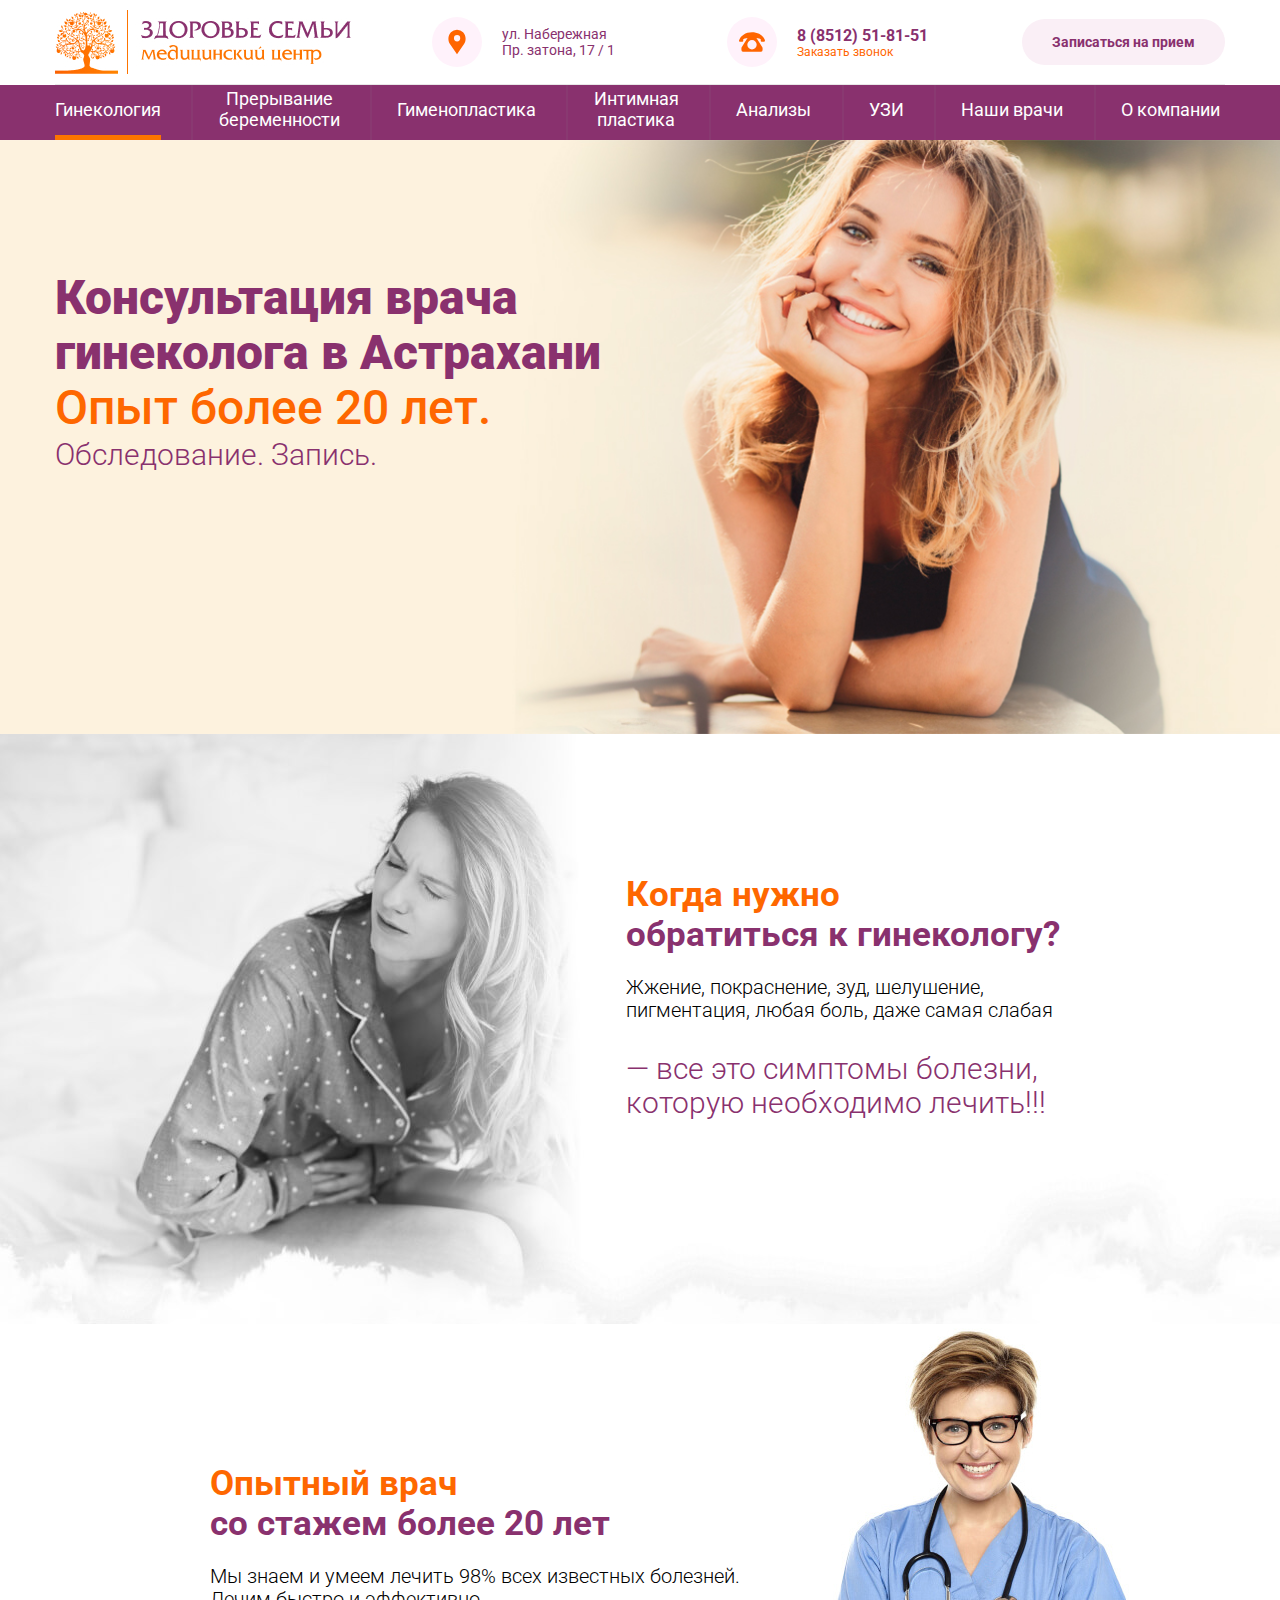
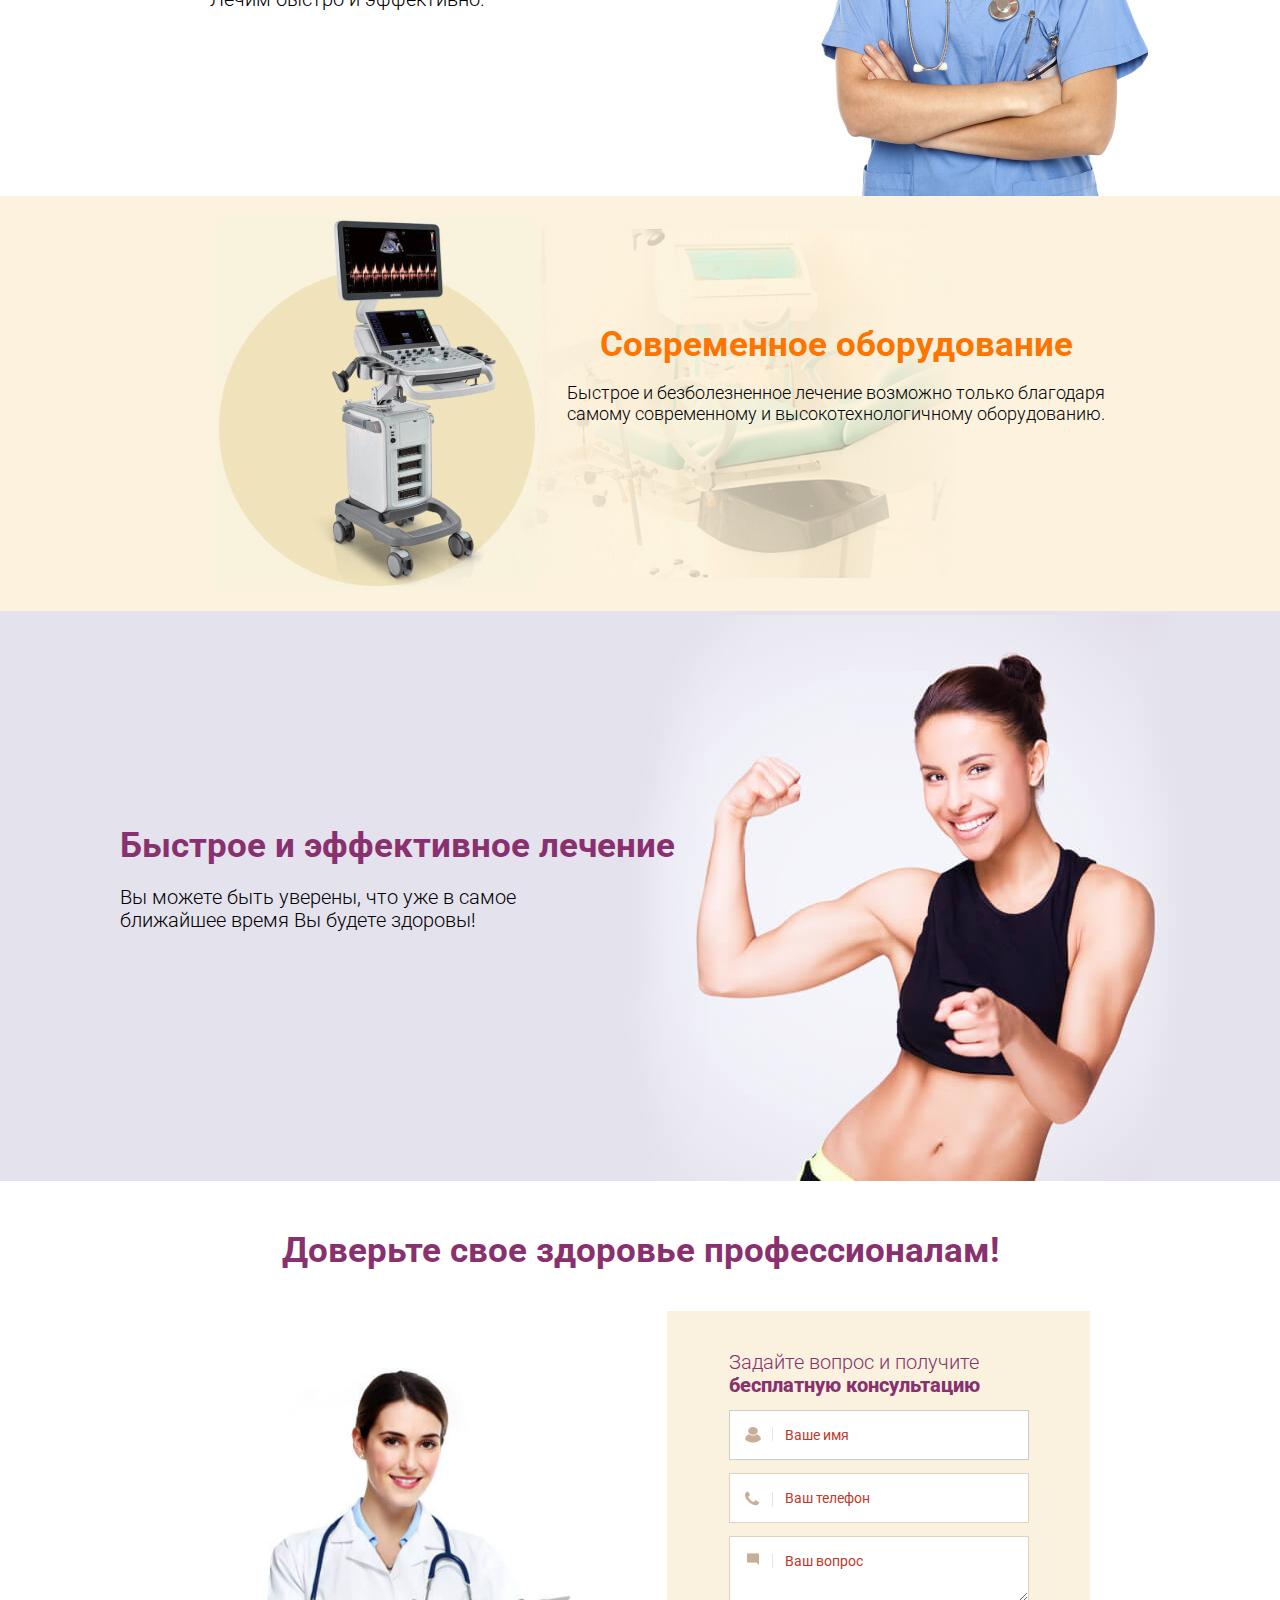
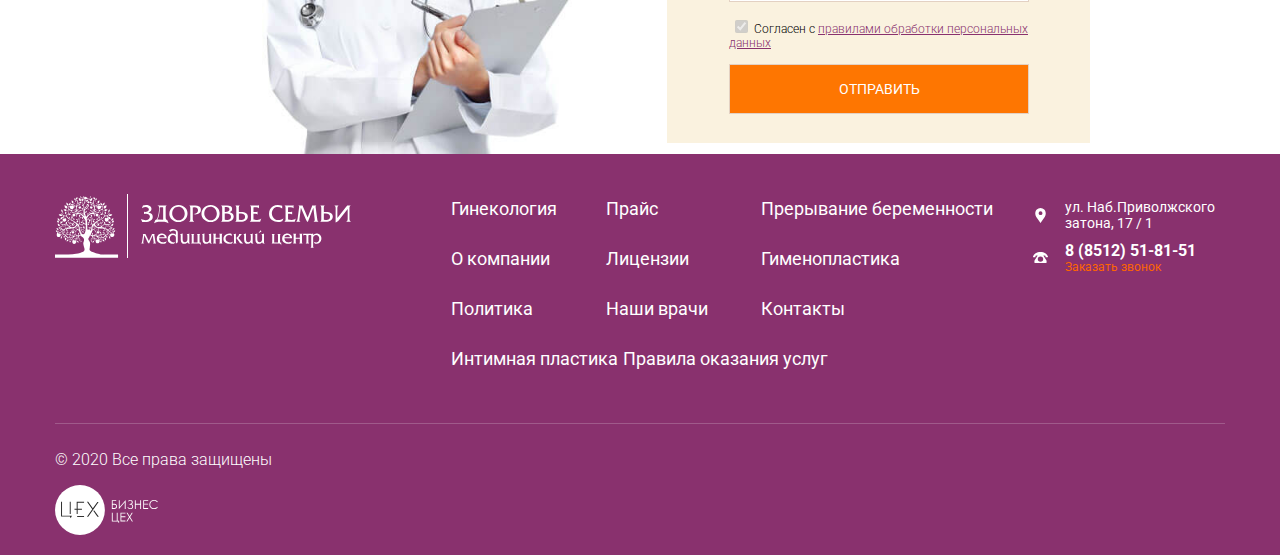
<file: index.html>
<!DOCTYPE html>
<html lang="ru">
<head>
	<!-- Yandex.Metrika counter -->
	<script type="text/javascript" >
		(function(m,e,t,r,i,k,a){m[i]=m[i]||function(){(m[i].a=m[i].a||[]).push(arguments)};
		m[i].l=1*new Date();k=e.createElement(t),a=e.getElementsByTagName(t)[0],k.async=1,k.src=r,a.parentNode.insertBefore(k,a)})
		(window, document, "script", "https://mc.yandex.ru/metrika/tag.js", "ym");
	
		ym(56646148, "init", {
			clickmap:true,
			trackLinks:true,
			accurateTrackBounce:true,
			webvisor:true
		});
	</script>
	<noscript><div><img src="https://mc.yandex.ru/watch/56646148" style="position:absolute; left:-9999px;" alt="" /></div></noscript>
	<!-- /Yandex.Metrika counter -->
	<meta charset="UTF-8">
	<title>Консультация врача гинеколога в Астрахани. Опыт более 20 лет. Обследование. Запись.</title>
	<link rel="shortcut icon" href="/leaf.ico" type="image/x-icon">
	<meta name="viewport" content="width=device-width, initial-scale=1, maximum-scale=1">
	<meta name="description" content="Когда нужно обратиться к гинекологу? Жжение, покраснение, зуд, шелушение, пигментация, любая боль, даже самая слабая — все это симптомы болезни, которую необходимо лечить.">
	<link href="https://fonts.googleapis.com/css?family=Roboto:300,400,500,700,900&display=swap&subset=cyrillic-ext" rel="stylesheet">
	<link rel="stylesheet" href="css/libs.min.css">	
	<link rel="stylesheet" href="css/main.css">

	<script src="js/jquery-1.2.3.pack.js"></script>
	<script src="js/runonload.js"></script>
	<script src="js/tutorial.js"></script>
</head>
<body>
	<header class="header">
		<div class="header__top">
		  <a class="header__logo" href="index.html">
		   	<picture>
			    <img src="img/logo3.jpg" alt="Здоровье семьи">
	  		</picture>
		  </a>
		  <div class="contacts">
		  	<div class="contacts__address">
	  		  <div class="contacts__svg-box">
	  			<svg xmlns="http://www.w3.org/2000/svg" viewBox="0 0 11 15" width="18" height="26">
	  			  <path fill="#ff6500" d="M9.706 8.93L5.503 15 1.295 8.922c-1.57-2.093-1.342-5.547.494-7.383A5.219 5.219 0 015.503 0a5.22 5.22 0 013.715 1.539c1.836 1.836 2.064 5.29.488 7.391zM7.469 5.205a1.92 1.92 0 00-1.917-1.918 1.92 1.92 0 00-1.918 1.918 1.92 1.92 0 001.918 1.917 1.92 1.92 0 001.917-1.917z"></path>
	  			</svg>
	  		  </div>
	  		  <p class="contacts__address-text">ул. Набережная <br/> Пр. затона, 17 / 1</p>
  			</div>
  				<a class="contacts__tel" href="tel:8512518151">
	  			  <div class="contacts__svg-box">
  						<svg xmlns="http://www.w3.org/2000/svg" viewBox="0 0 15 11" width="26" height="20">
   						  <path fill="#ff6500" d="M14.89 5.097a.541.541 0 01-.431.214H13.09a.541.541 0 01-.541-.54v-.913a6.65 6.65 0 00-.985-.359c-.384-.11-.904-.23-1.566-.325a.902.902 0 01.173.197l3.286 5.1a.902.902 0 01.143.489v1.221a.902.902 0 01-.902.902H2.302a.902.902 0 01-.902-.902V8.96c0-.173.05-.343.143-.489l3.286-5.1A.901.901 0 015 3.174a11.61 11.61 0 00-1.567.325 6.66 6.66 0 00-.985.36v.911a.541.541 0 01-.54.541H.54a.541.541 0 01-.52-.687c.358-1.278 1.28-2.457 2.595-3.32C4.005.392 5.694-.09 7.5-.09c3.625 0 6.7 1.938 7.48 4.714a.541.541 0 01-.09.473zM4.794 7.115A2.709 2.709 0 007.5 9.821a2.709 2.709 0 002.706-2.706A2.709 2.709 0 007.5 4.41a2.709 2.709 0 00-2.706 2.706z"></path>
  						</svg>
	  			  </div>
	   			  <span class="contacts__tel--num">8 (8512) 51-81-51</span>
	  			  <span class="contacts__tel--call">Заказать звонок</span>
					</a>
					<div class="contacts__appointment"><button class="appointment--btn">Записаться на прием</button></div>
	  	  </div>		  
		</div>
		<nav class="navigation ">
		  <button class="navigation__btn" type="button">МЕНЮ</button>
		  <ul class="navigation__list" id="panel">
				<li class="navigation__item ">
				  <a class="navigation__link navigation__link--active" href="index.html">Гинекология</a>
				</li>
				<div class="delimiter"></div>
				<li class="navigation__item">
				  <a class="navigation__link" href="break-pregnancy.html">Прерывание <br/> беременности</a>
				</li>
				<div class="delimiter"></div>
				<li class="navigation__item ">
				  <a class="navigation__link" href="gimenoplastika.html">Гименопластика</a>
				</li>
				<div class="delimiter"></div>
				<li class="navigation__item ">
				  <a class="navigation__link" href="plastica.html">Интимная <br/> пластика</a>
				</li>
				<div class="delimiter"></div>
				<li class="navigation__item ">
				  <a class="navigation__link" href="uzi.html">Анализы</a>
				</li>
				<div class="delimiter"></div>
				<li class="navigation__item">
				  <a class="navigation__link " href="uzi.html">УЗИ</a>
				</li>
				<div class="delimiter"></div>
				<li class="navigation__item ">
				  <a class="navigation__link" href="doctors.html">Наши врачи</a>
				</li>
				<div class="delimiter"></div>
				<li class="navigation__item">
				  <a class="navigation__link" href="about_us.html">О компании</a>
				  <ul class="submenu">
				  	<li class="submenu__item">
						  <a class="submenu__link" href="price.html">Прайс</a>
						</li>
						<li class="submenu__item">
						  <a class="submenu__link" href="documents.html">Лицензия и свидетельства</a>
						</li>
						<li class="submenu__item">
						  <a class="submenu__link" href="rules.html">Правила оказания услуг</a>
						</li>
						<li class="submenu__item">
						  <a class="submenu__link" href="info.html">Политика обработки персональных данных</a>
						</li>						
						<li class="submenu__item">
						  <a class="submenu__link" href="contacts.html">Контакты</a>
						</li>
				  </ul>
				</li>			
		  </ul>
		</nav>
	  </header>
	<main class="main-page">	
		<section class="banner2">
			<div class="in_banner2">
				<div class="banner__content">
					
					
					<h1 class="banner__title">Консультация врача гинеколога в Астрахани</h1> 
					<h2 class="banner__span" style="text-align: left;">Опыт более 20 лет.</h2>
					<p class="banner__text">Обследование. Запись.</p>
				</div>
			</div>	
		</section>
		<section class="block-sickness">
			<div class="in-sickness">
				<div class="description-sickness">
					<h2>Когда нужно<br><span class="h2-other-color">обратиться к гинекологу?</span></h2>
					<p>
						Жжение, покраснение, зуд, шелушение,
 <br> 
            пигментация, любая боль, даже самая слабая
					</p>
					<p class="important-text">— все это симптомы болезни,<br>которую необходимо лечить!!!</p>
				</div>
			</div>			
		</section>
		<section class="block-our-doctor">
			<div class="in-our-doctor">
				<div class="description-our-doctor">
					<h2 style="color:#fe6700;">Опытный врач<br><span style="color: #89316e;">со стажем более 20 лет</span></h2>
					<p>Мы знаем и умеем лечить 98% всех известных болезней.<br>Лечим быстро и эффективно.</p>
				</div>
			</div>			
		</section>
		<section class="block-equipment">
			<div class="in-equipment">
				<div class="description-equipment">
					<h2>Современное оборудование</h2>
					<p>Быстрое и безболезненное лечение возможно только благодаря<br>самому современному и высокотехнологичному оборудованию.</p>
				</div>
			</div>			
		</section>
		<section class="block-healing">
			<div class="in-healing">
				<div class="description-healing">
					<h2>Быстрое и эффективное лечение</h2>
					<p>Вы можете быть уверены, что уже в самое<br>ближайшее время Вы будете здоровы!</p>
				</div>
			</div>			
		</section>
		<section class="block_question">
			<div class="in_block_question">
				<h2>Доверьте свое здоровье профессионалам!</h2>
				<!--
				<div id="contact_form">
					<form name="contact" method="post" action="">
					  <fieldset>
						<label for="name" id="name_label">Name</label>
						<input type="text" name="name" id="name" size="30" value="" class="text-input" />
						<label class="error" for="name" id="name_error">This field is required.</label>
						
						<label for="email" id="email_label">Return Email</label>
						<input type="text" name="email" id="email" size="30" value="" class="text-input" />
						<label class="error" for="email" id="email_error">This field is required.</label>
						
						<label for="phone" id="phone_label">Return Phone</label>
						<input type="text" name="phone" id="phone" size="30" value="" class="text-input" />
						<label class="error" for="phone" id="phone_error">This field is required.</label>
						
						  <br />
						<input type="submit" name="submit" class="button" id="submit_btn" value="Send" />
					  </fieldset>
					</form>
				</div>
				-->
				  
				<div class="block_form" id="contact_form">
					<form method="POST" name="contact" action="">
						<fieldset>
							<legend>Задайте вопрос и получите</br><span>бесплатную консультацию</span></legend>

							<input type="text" id="name" name="name" placeholder="Ваше имя" class="text-input">
							<label class="error" for="name" id="name_error">Обязательное поле для заполнения.</label>

							<input type="text" id="phone" name="phone" placeholder="Ваш телефон" class="text-input">
							<label class="error" for="phone" id="phone_error">Обязательное поле для заполнения.</label>

							<textarea id="text" name="text" placeholder="Ваш вопрос" class="text-input"></textarea>
							<div class="text_police_check">
								<input type="checkbox" checked disabled>Согласен с <a href="info.html" target="_blank">правилами обработки персональных данных</a>
							</div>
							<input type="submit" id="submit_btn" name="submit" class="button" value="ОТПРАВИТЬ">
						</fieldset>
					</form>
				</div>
			</div>
		</section>
	</main>

	<footer class="footer">
		<div class="footer__content">
		  <a class="footer__logo" href="index.html">
			<picture>
			  <img src="img/logof.svg" alt="Здоровье семьи">
			</picture>
		  </a>
		  <nav class="navigation navigation--footer">
        <ul class="navigation__list navigation__list--footer">
          <li class="navigation__item">
            <a class="navigation__link navigation__link--footer navigation__link--active" href="index.html">Гинекология</a>
          </li>                 
          <li class="navigation__item">
            <a class="navigation__link navigation__link--footer" href="price.html">Прайс</a>
          </li>
          <li class="navigation__item">
            <a class="navigation__link navigation__link--footer" href="break-pregnancy.html">Прерывание беременности</a>
          </li>
          <li class="navigation__item">
            <a class="navigation__link navigation__link--footer" href="about_us.html">О компании</a>
          </li>          
          <li class="navigation__item">
            <a class="navigation__link navigation__link--footer" href="documents.html">Лицензии</a>
          </li>
          <li class="navigation__item">
            <a class="navigation__link navigation__link--footer" href="gimenoplastika.html">Гименопластика</a>
          </li>
          <li class="navigation__item">
            <a class="navigation__link navigation__link--footer" href="info.html">Политика</a>
					</li>
					<li class="navigation__item">
            <a class="navigation__link navigation__link--footer" href="doctors.html">Наши врачи</a>
          </li>
          <li class="navigation__item">
            <a class="navigation__link navigation__link--footer" href="contacts.html">Контакты</a>
          </li>
          <li class="navigation__item">
					  <a class="navigation__link navigation__link--footer" href="plastica.html">Интимная пластика</a>
					</li> 
          <li class="navigation__item">
            <a class="navigation__link navigation__link--footer" href="rules.html">Правила оказания услуг</a>
          </li>               
        </ul>
      </nav>
		  <div class="contacts contacts--footer">
			<div class="contacts__address contacts__address--footer">
			  <div class="contacts__svg-box contacts__svg-box--footer">
				<svg class="contacts__svg--footer" xmlns="http://www.w3.org/2000/svg" viewBox="0 0 11 15" width="18" height="26">
				  <path class="contacts__svg-path" fill="#ff6500" d="M9.706 8.93L5.503 15 1.295 8.922c-1.57-2.093-1.342-5.547.494-7.383A5.219 5.219 0 015.503 0a5.22 5.22 0 013.715 1.539c1.836 1.836 2.064 5.29.488 7.391zM7.469 5.205a1.92 1.92 0 00-1.917-1.918 1.92 1.92 0 00-1.918 1.918 1.92 1.92 0 001.918 1.917 1.92 1.92 0 001.917-1.917z"></path>
				</svg>
			  </div>
			  <p class="contacts__address-text contacts__address-text--footer">ул. Наб.Приволжского затона, 17 / 1</p>
			</div>
			<a class="contacts__tel contacts__tel--footer" href="tel:8512518151">
			  <div class="contacts__svg-box contacts__svg-box--footer">
				<svg class="contacts__svg--footer" xmlns="http://www.w3.org/2000/svg" viewBox="0 0 15 11" width="26" height="20">
				  <path class="contacts__svg-path" fill="#ff6500" d="M14.89 5.097a.541.541 0 01-.431.214H13.09a.541.541 0 01-.541-.54v-.913a6.65 6.65 0 00-.985-.359c-.384-.11-.904-.23-1.566-.325a.902.902 0 01.173.197l3.286 5.1a.902.902 0 01.143.489v1.221a.902.902 0 01-.902.902H2.302a.902.902 0 01-.902-.902V8.96c0-.173.05-.343.143-.489l3.286-5.1A.901.901 0 015 3.174a11.61 11.61 0 00-1.567.325 6.66 6.66 0 00-.985.36v.911a.541.541 0 01-.54.541H.54a.541.541 0 01-.52-.687c.358-1.278 1.28-2.457 2.595-3.32C4.005.392 5.694-.09 7.5-.09c3.625 0 6.7 1.938 7.48 4.714a.541.541 0 01-.09.473zM4.794 7.115A2.709 2.709 0 007.5 9.821a2.709 2.709 0 002.706-2.706A2.709 2.709 0 007.5 4.41a2.709 2.709 0 00-2.706 2.706z"></path>
				</svg>
			  </div>
			  <span class="contacts__tel--num">8 (8512) 51-81-51</span>
			  <span class="contacts__tel--call">Заказать звонок</span>
			</a>
		  </div>
		</div>
		<div class="footer__copyright-box">
		  <p class="footer__copyright">© 2020 Все права защищены</p>
		  <a class="footer__made" href="https://bzcekh.ru/" title="Изготовление интернет сайтов в Астрахани">
		  	<img src="img/logo-footer.svg" alt="Рекламное агентство «Бизнес Цех»" title="Заказать изготовление интернет сайта в Астрахани" width="117" height="50">
		  </a>
		</div>
	  </footer>
	<script src="js/libs.min.js"></script>
	<script src="js/script.js"></script>

	<!-- Begin LeadBack code {literal} -->
	<script>
		var _emv = _emv || [];
		_emv['campaign'] = 'ed924d520ed1f8a00f98e6b5';
		
		(function() {
			var em = document.createElement('script'); em.type = 'text/javascript'; em.async = true;
			em.src = ('https:' == document.location.protocol ? 'https://' : 'http://') + 'leadback.ru/js/leadback.js';
			var s = document.getElementsByTagName('script')[0]; s.parentNode.insertBefore(em, s);
		})();
	</script>
	<!-- End LeadBack code {/literal} -->
</body>
</html>
</file>
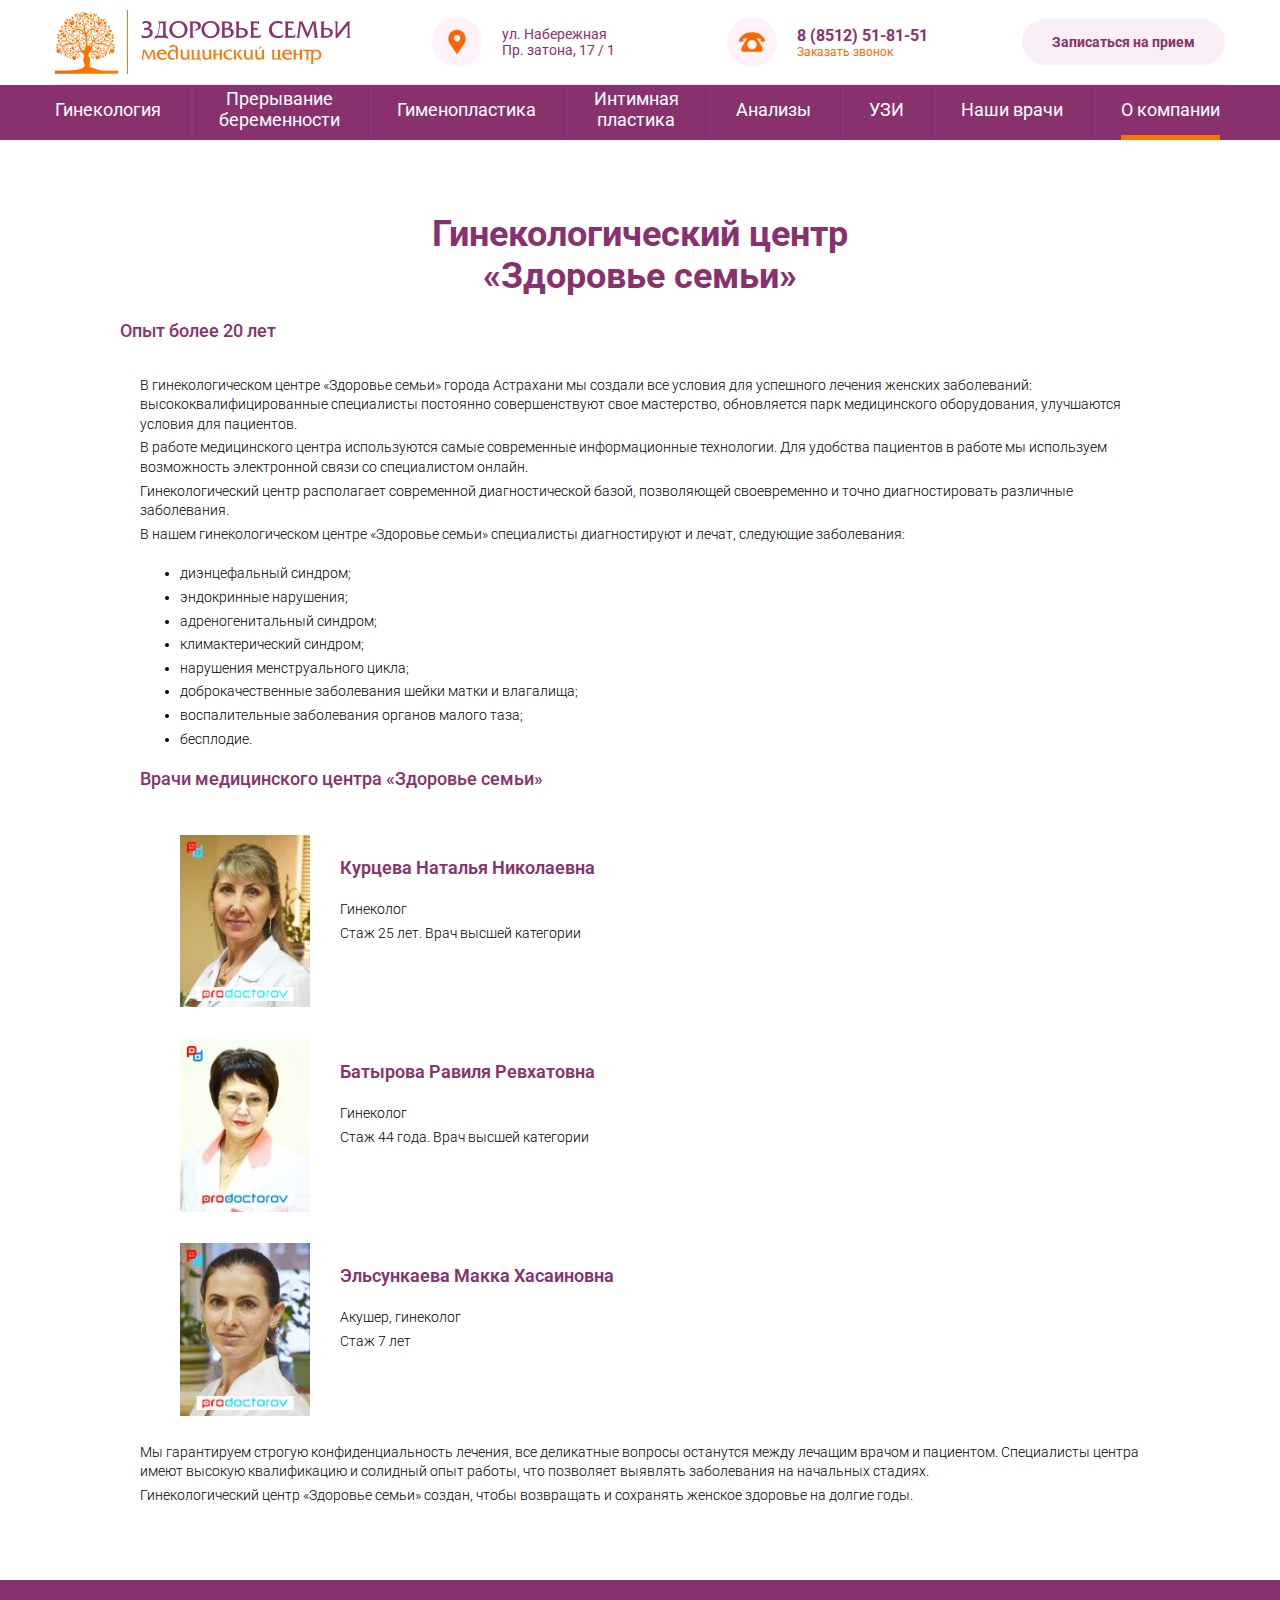
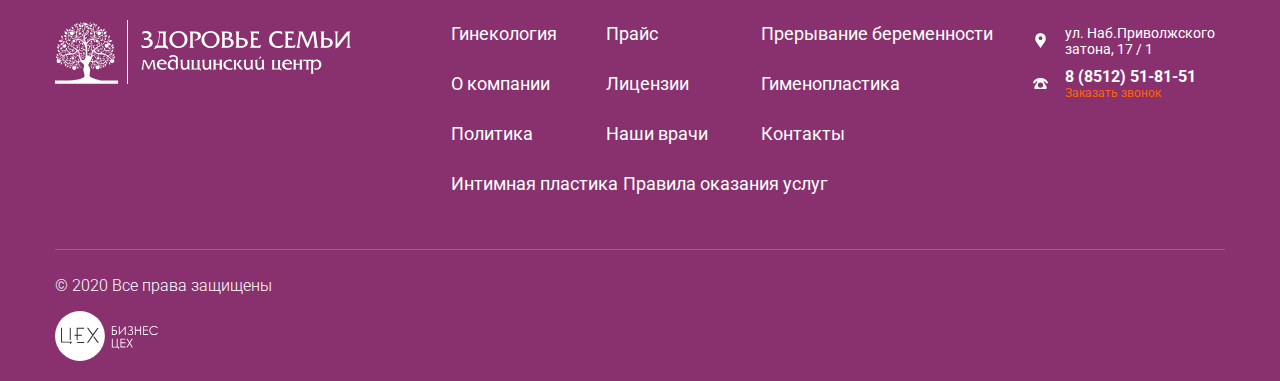
<file: about_us.html>
<!DOCTYPE html>
<html lang="ru">
<head>
	<!-- Yandex.Metrika counter -->
	<script type="text/javascript" >
		(function(m,e,t,r,i,k,a){m[i]=m[i]||function(){(m[i].a=m[i].a||[]).push(arguments)};
		m[i].l=1*new Date();k=e.createElement(t),a=e.getElementsByTagName(t)[0],k.async=1,k.src=r,a.parentNode.insertBefore(k,a)})
		(window, document, "script", "https://mc.yandex.ru/metrika/tag.js", "ym");
	
		ym(56646148, "init", {
			clickmap:true,
			trackLinks:true,
			accurateTrackBounce:true,
			webvisor:true
		});
	</script>
	<noscript><div><img src="https://mc.yandex.ru/watch/56646148" style="position:absolute; left:-9999px;" alt="" /></div></noscript>
	<!-- /Yandex.Metrika counter -->
	<meta charset="UTF-8">
	<title>Информация о гинекологическом центре «Здоровье семьи» в Астрахани</title>
	<link rel="shortcut icon" href="/leaf.ico" type="image/x-icon">
	<meta name="viewport" content="width=device-width, initial-scale=1, maximum-scale=1">
	<meta name="description" content="В гинекологическом центре «Здоровье семьи» города Астрахани мы создали все условия для успешного лечения женских заболеваний: высококвалифицированные специалисты постоянно совершенствуют свое мастерство, обновляется парк медицинского оборудования, улучшаются условия для пациентов.">
	<link href="https://fonts.googleapis.com/css?family=Roboto:300,400,500,700,900&display=swap&subset=cyrillic-ext" rel="stylesheet">
	<link rel="stylesheet" href="css/libs.min.css">	
	<link rel="stylesheet" href="css/main.css">

</head>
<body>
	<header class="header">
		<div class="header__top">
		  <a class="header__logo" href="index.html">
		   	<picture>
			    <img src="img/logo3.jpg" alt="Здоровье семьи">
	  		</picture>
		  </a>
		  <div class="contacts">
		  	<div class="contacts__address">
	  		  <div class="contacts__svg-box">
	  			<svg xmlns="http://www.w3.org/2000/svg" viewBox="0 0 11 15" width="18" height="26">
	  			  <path fill="#ff6500" d="M9.706 8.93L5.503 15 1.295 8.922c-1.57-2.093-1.342-5.547.494-7.383A5.219 5.219 0 015.503 0a5.22 5.22 0 013.715 1.539c1.836 1.836 2.064 5.29.488 7.391zM7.469 5.205a1.92 1.92 0 00-1.917-1.918 1.92 1.92 0 00-1.918 1.918 1.92 1.92 0 001.918 1.917 1.92 1.92 0 001.917-1.917z"></path>
	  			</svg>
	  		  </div>
	  		  <p class="contacts__address-text">ул. Набережная <br/> Пр. затона, 17 / 1</p>
  			</div>
  				<a class="contacts__tel" href="tel:8512518151">
	  			  <div class="contacts__svg-box">
  						<svg xmlns="http://www.w3.org/2000/svg" viewBox="0 0 15 11" width="26" height="20">
   						  <path fill="#ff6500" d="M14.89 5.097a.541.541 0 01-.431.214H13.09a.541.541 0 01-.541-.54v-.913a6.65 6.65 0 00-.985-.359c-.384-.11-.904-.23-1.566-.325a.902.902 0 01.173.197l3.286 5.1a.902.902 0 01.143.489v1.221a.902.902 0 01-.902.902H2.302a.902.902 0 01-.902-.902V8.96c0-.173.05-.343.143-.489l3.286-5.1A.901.901 0 015 3.174a11.61 11.61 0 00-1.567.325 6.66 6.66 0 00-.985.36v.911a.541.541 0 01-.54.541H.54a.541.541 0 01-.52-.687c.358-1.278 1.28-2.457 2.595-3.32C4.005.392 5.694-.09 7.5-.09c3.625 0 6.7 1.938 7.48 4.714a.541.541 0 01-.09.473zM4.794 7.115A2.709 2.709 0 007.5 9.821a2.709 2.709 0 002.706-2.706A2.709 2.709 0 007.5 4.41a2.709 2.709 0 00-2.706 2.706z"></path>
  						</svg>
	  			  </div>
	   			  <span class="contacts__tel--num">8 (8512) 51-81-51</span>
	  			  <span class="contacts__tel--call">Заказать звонок</span>
					</a>
					<div class="contacts__appointment"><button class="appointment--btn">Записаться на прием</button></div>
	  	  </div>		  
		</div>
		<nav class="navigation ">
		  <button class="navigation__btn" type="button">МЕНЮ</button>
		  <ul class="navigation__list" id="panel">
				<li class="navigation__item ">
				  <a class="navigation__link" href="index.html">Гинекология</a>
				</li>
				<div class="delimiter"></div>
				<li class="navigation__item">
				  <a class="navigation__link" href="break-pregnancy.html">Прерывание <br/> беременности</a>
				</li>
				<div class="delimiter"></div>
				<li class="navigation__item ">
				  <a class="navigation__link" href="gimenoplastika.html">Гименопластика</a>
				</li>
				<div class="delimiter"></div>
				<li class="navigation__item ">
				  <a class="navigation__link" href="plastica.html">Интимная <br/> пластика</a>
				</li>
				<div class="delimiter"></div>
				<li class="navigation__item ">
				  <a class="navigation__link" href="uzi.html">Анализы</a>
				</li>
				<div class="delimiter"></div>
				<li class="navigation__item">
				  <a class="navigation__link " href="uzi.html">УЗИ</a>
				</li>
				<div class="delimiter"></div>
				<li class="navigation__item ">
				  <a class="navigation__link" href="doctors.html">Наши врачи</a>
				</li>
				<div class="delimiter"></div>
				<li class="navigation__item">
				  <a class="navigation__link navigation__link--active" href="about_us.html">О компании</a>
				  <ul class="submenu">
				  	<li class="submenu__item">
						  <a class="submenu__link" href="price.html">Прайс</a>
						</li>
						<li class="submenu__item">
						  <a class="submenu__link" href="documents.html">Лицензия и свидетельства</a>
						</li>
						<li class="submenu__item">
						  <a class="submenu__link" href="rules.html">Правила оказания услуг</a>
						</li>
						<li class="submenu__item">
						  <a class="submenu__link" href="info.html">Политика обработки персональных данных</a>
						</li>						
						<li class="submenu__item">
						  <a class="submenu__link" href="contacts.html">Контакты</a>
						</li>
				  </ul>
				</li>			
		  </ul>
		</nav>
	  </header>
	<main class="main-page">
			<section class="block_contacts">
				<div class="in_block_contacts">
					<h1 class="h1_contacts">Гинекологический центр<br>«Здоровье семьи»</h1>
					<h2 class="h2_contacts">Опыт более 20 лет</h2>
					<div class="block_about_us">
						
							<p>В гинекологическом центре «Здоровье семьи» города Астрахани мы создали все условия для успешного лечения женских заболеваний: высококвалифицированные специалисты постоянно совершенствуют свое мастерство, обновляется парк медицинского оборудования, улучшаются условия для пациентов. </p>
							<p>В работе медицинского центра используются самые современные информационные технологии. Для удобства пациентов в работе мы используем возможность электронной связи со специалистом онлайн. </p>
							<p>Гинекологический центр располагает современной диагностической базой, позволяющей своевременно и точно диагностировать различные заболевания.</p>
							<p>В нашем гинекологическом центре «Здоровье семьи» специалисты диагностируют и лечат, следующие заболевания:</p>
							<ul>
								<li><p>диэнцефальный синдром;</p></li>
								<li><p>эндокринные нарушения; </p></li>
								<li><p>адреногенитальный синдром; </p></li>
								<li><p>климактерический синдром;</p></li>
								<li><p>нарушения менструального цикла;</p></li>
								<li><p>доброкачественные заболевания шейки матки и влагалища; </p></li>
								<li><p>воспалительные заболевания органов малого таза;</p></li>
								<li><p>бесплодие.</p></li>
							</ul>
							
							<h2 class="h2_contacts">Врачи медицинского центра «Здоровье семьи»</h2>
							<ul class="doctors-ul">
								<li>
									<img src="img/doctor_kurceva.jpg" class="doctor-foto">
									<h3>Курцева Наталья Николаевна</h3>
									<p>Гинеколог</p>
									<p>Стаж 25 лет. Врач высшей категории</p>
								</li>
								<li>
									<img src="img/doctor_batyrova.jpg" class="doctor-foto">
									<h3>Батырова Равиля Ревхатовна</h3>
									<p>Гинеколог</p>
									<p>Стаж 44 года. Врач высшей категории</p>
								</li>
								<li>
									<img src="img/doctor-elsunkaeva.jpg" class="doctor-foto">
									<h3>Эльсункаева Макка Хасаиновна</h3>
									<p>Акушер, гинеколог</p>
									<p>Стаж 7 лет</p>
								</li>
							</ul>

							<p>Мы гарантируем строгую конфиденциальность лечения, все деликатные вопросы останутся между лечащим врачом и пациентом. Специалисты центра имеют высокую квалификацию и солидный опыт работы, что позволяет выявлять заболевания на начальных стадиях.</p>
							<p>Гинекологический центр «Здоровье семьи» создан, чтобы возвращать и сохранять женское здоровье на долгие годы.</p>
					</div>
				</div>
			</section>
		</main>

		<footer class="footer">
			<div class="footer__content">
			  <a class="footer__logo" href="index.html">
				<picture>
				  <img src="img/logof.svg" alt="Здоровье семьи">
				</picture>
			  </a>
			  <nav class="navigation navigation--footer">
	        <ul class="navigation__list navigation__list--footer">
	          <li class="navigation__item">
	            <a class="navigation__link navigation__link--footer" href="index.html">Гинекология</a>
	          </li>                 
	          <li class="navigation__item">
	            <a class="navigation__link navigation__link--footer" href="price.html">Прайс</a>
	          </li>
	          <li class="navigation__item">
	            <a class="navigation__link navigation__link--footer" href="break-pregnancy.html">Прерывание беременности</a>
	          </li>
	          <li class="navigation__item">
	            <a class="navigation__link navigation__link--footer" href="about_us.html">О компании</a>
	          </li>          
	          <li class="navigation__item">
	            <a class="navigation__link navigation__link--footer" href="documents.html">Лицензии</a>
	          </li>
	          <li class="navigation__item">
	            <a class="navigation__link navigation__link--footer" href="gimenoplastika.html">Гименопластика</a>
	          </li>
	          <li class="navigation__item">
	            <a class="navigation__link navigation__link--footer" href="info.html">Политика</a>
						</li>
						<li class="navigation__item">
							<a class="navigation__link navigation__link--footer" href="doctors.html">Наши врачи</a>
						</li>
	          <li class="navigation__item">
	            <a class="navigation__link navigation__link--footer" href="contacts.html">Контакты</a>
	          </li>
	          <li class="navigation__item">
						  <a class="navigation__link navigation__link--footer" href="plastica.html">Интимная пластика</a>
						</li> 
	          <li class="navigation__item">
	            <a class="navigation__link navigation__link--footer" href="rules.html">Правила оказания услуг</a>
	          </li>               
	        </ul>
	      </nav>
			  <div class="contacts contacts--footer">
				<div class="contacts__address contacts__address--footer">
				  <div class="contacts__svg-box contacts__svg-box--footer">
					<svg class="contacts__svg--footer" xmlns="http://www.w3.org/2000/svg" viewBox="0 0 11 15" width="18" height="26">
					  <path class="contacts__svg-path" fill="#ff6500" d="M9.706 8.93L5.503 15 1.295 8.922c-1.57-2.093-1.342-5.547.494-7.383A5.219 5.219 0 015.503 0a5.22 5.22 0 013.715 1.539c1.836 1.836 2.064 5.29.488 7.391zM7.469 5.205a1.92 1.92 0 00-1.917-1.918 1.92 1.92 0 00-1.918 1.918 1.92 1.92 0 001.918 1.917 1.92 1.92 0 001.917-1.917z"></path>
					</svg>
				  </div>
				  <p class="contacts__address-text contacts__address-text--footer">ул. Наб.Приволжского затона, 17 / 1</p>
				</div>
				<a class="contacts__tel contacts__tel--footer" href="tel:8512518151">
				  <div class="contacts__svg-box contacts__svg-box--footer">
					<svg class="contacts__svg--footer" xmlns="http://www.w3.org/2000/svg" viewBox="0 0 15 11" width="26" height="20">
					  <path class="contacts__svg-path" fill="#ff6500" d="M14.89 5.097a.541.541 0 01-.431.214H13.09a.541.541 0 01-.541-.54v-.913a6.65 6.65 0 00-.985-.359c-.384-.11-.904-.23-1.566-.325a.902.902 0 01.173.197l3.286 5.1a.902.902 0 01.143.489v1.221a.902.902 0 01-.902.902H2.302a.902.902 0 01-.902-.902V8.96c0-.173.05-.343.143-.489l3.286-5.1A.901.901 0 015 3.174a11.61 11.61 0 00-1.567.325 6.66 6.66 0 00-.985.36v.911a.541.541 0 01-.54.541H.54a.541.541 0 01-.52-.687c.358-1.278 1.28-2.457 2.595-3.32C4.005.392 5.694-.09 7.5-.09c3.625 0 6.7 1.938 7.48 4.714a.541.541 0 01-.09.473zM4.794 7.115A2.709 2.709 0 007.5 9.821a2.709 2.709 0 002.706-2.706A2.709 2.709 0 007.5 4.41a2.709 2.709 0 00-2.706 2.706z"></path>
					</svg>
				  </div>
				  <span class="contacts__tel--num">8 (8512) 51-81-51</span>
				  <span class="contacts__tel--call">Заказать звонок</span>
				</a>
			  </div>
			</div>
			<div class="footer__copyright-box">
			  <p class="footer__copyright">© 2020 Все права защищены</p>
			  <a class="footer__made" href="https://bzcekh.ru/" title="Изготовление интернет сайтов в Астрахани">
			  	<img src="img/logo-footer.svg" alt="Рекламное агентство «Бизнес Цех»" title="Заказать изготовление интернет сайта в Астрахани" width="117" height="50">
			  </a>
			</div>
		  </footer>
	<script src="js/libs.min.js"></script>
	<script src="js/script.js"></script>

	<!-- Begin LeadBack code {literal} -->
	<script>
		var _emv = _emv || [];
		_emv['campaign'] = 'ed924d520ed1f8a00f98e6b5';
		
		(function() {
			var em = document.createElement('script'); em.type = 'text/javascript'; em.async = true;
			em.src = ('https:' == document.location.protocol ? 'https://' : 'http://') + 'leadback.ru/js/leadback.js';
			var s = document.getElementsByTagName('script')[0]; s.parentNode.insertBefore(em, s);
		})();
	</script>
	<!-- End LeadBack code {/literal} -->
</body>
</html>
</file>
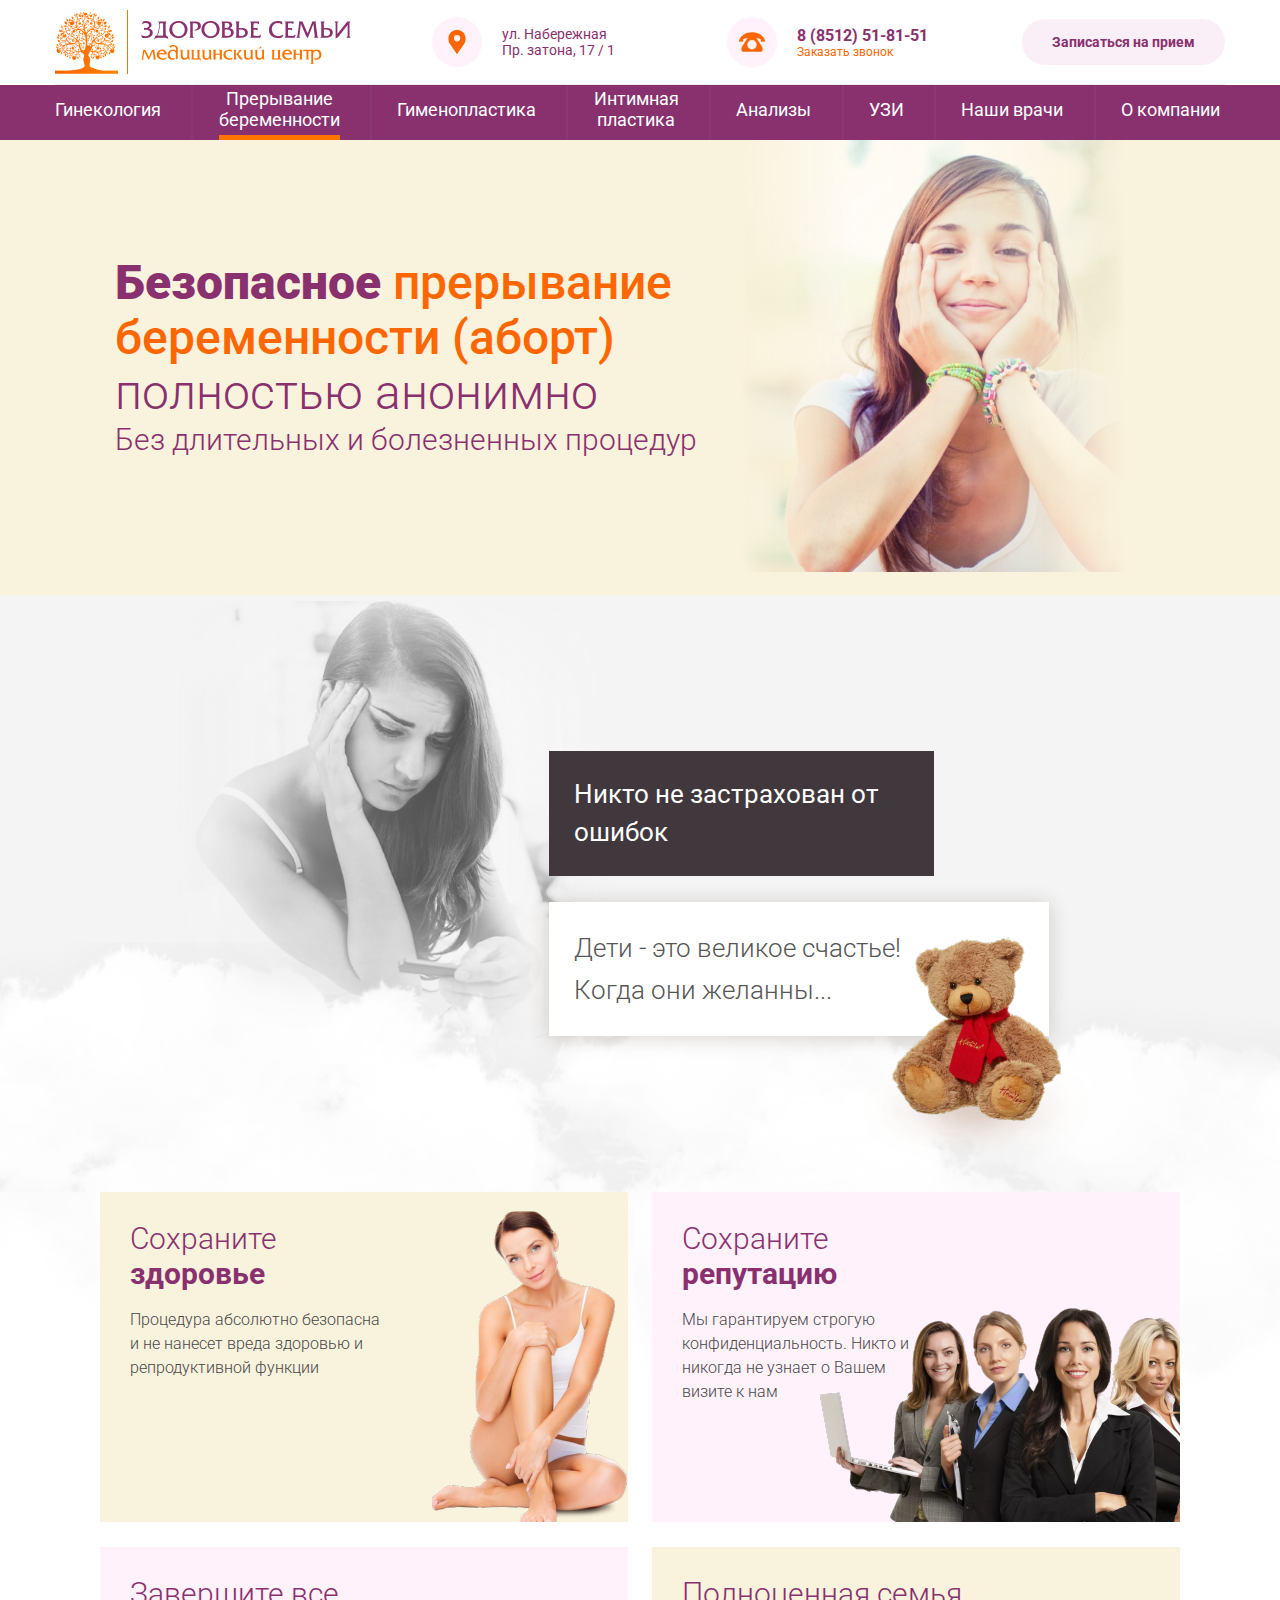
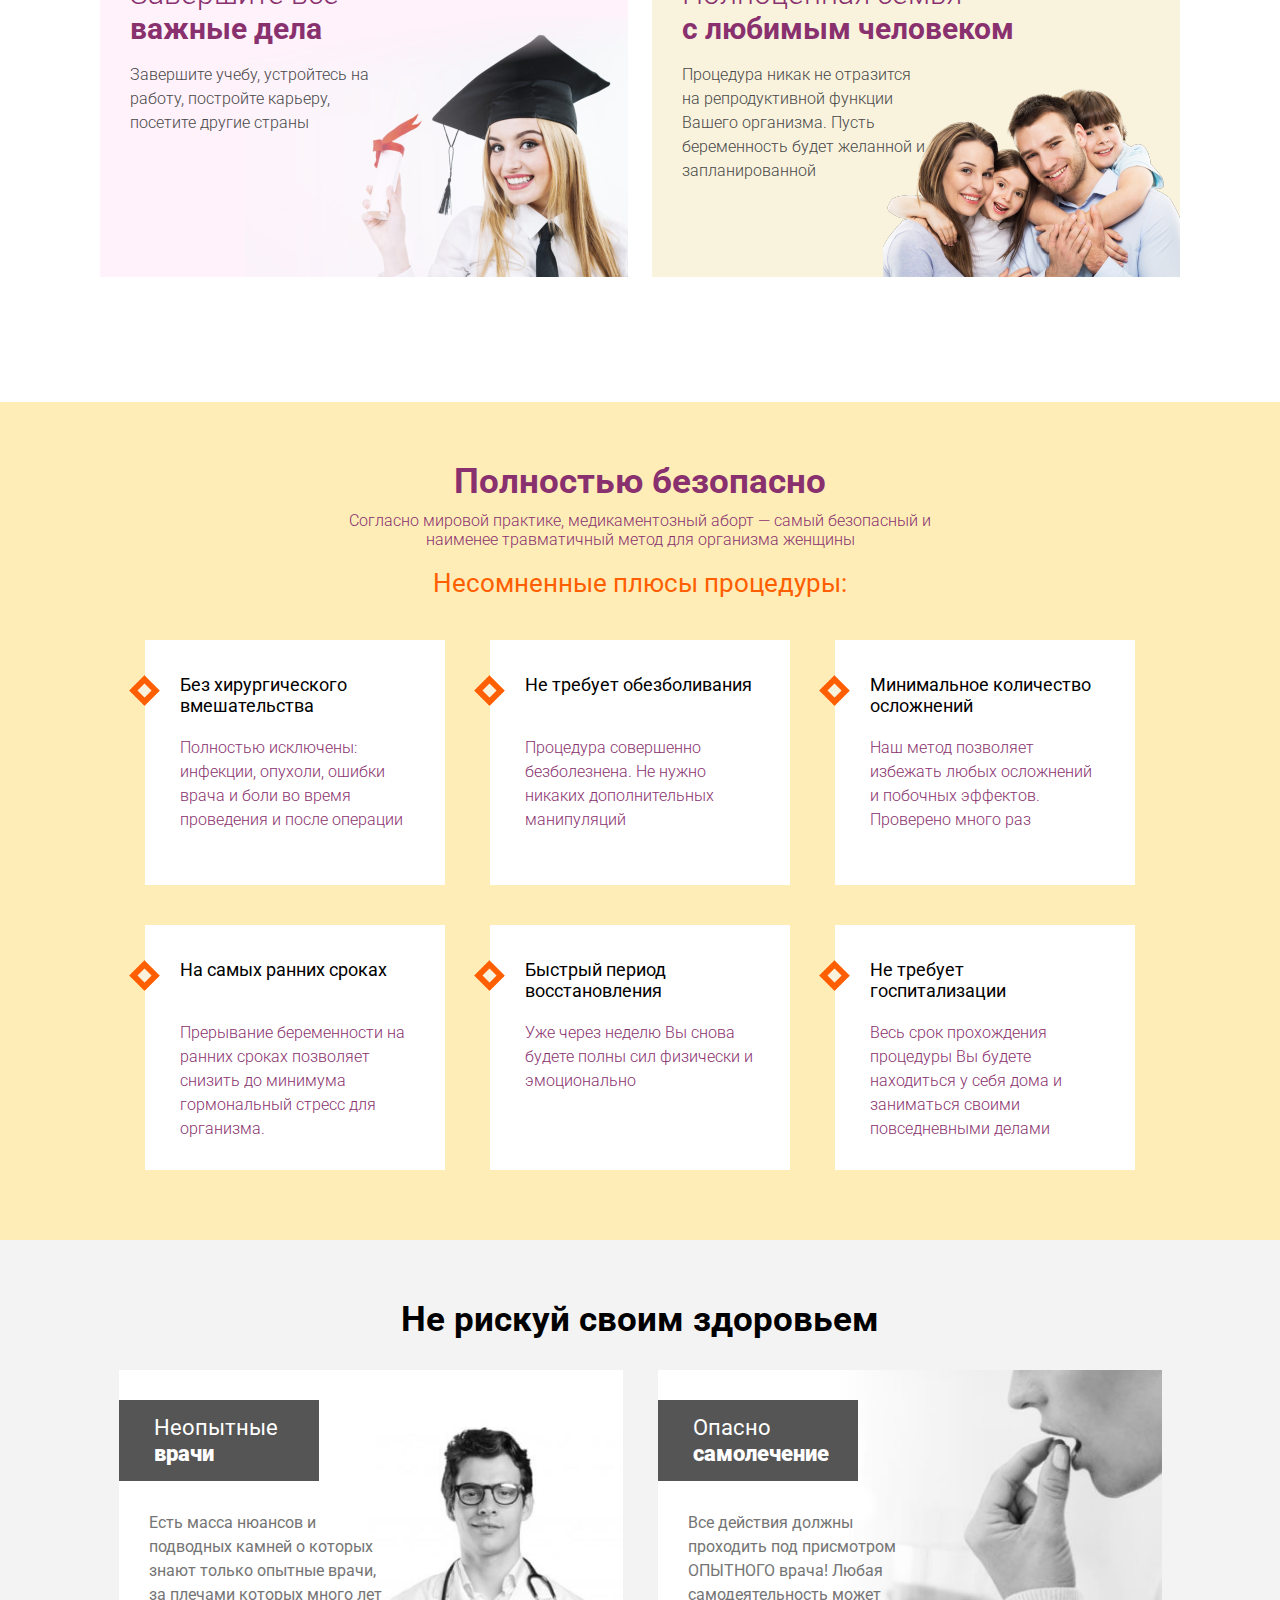
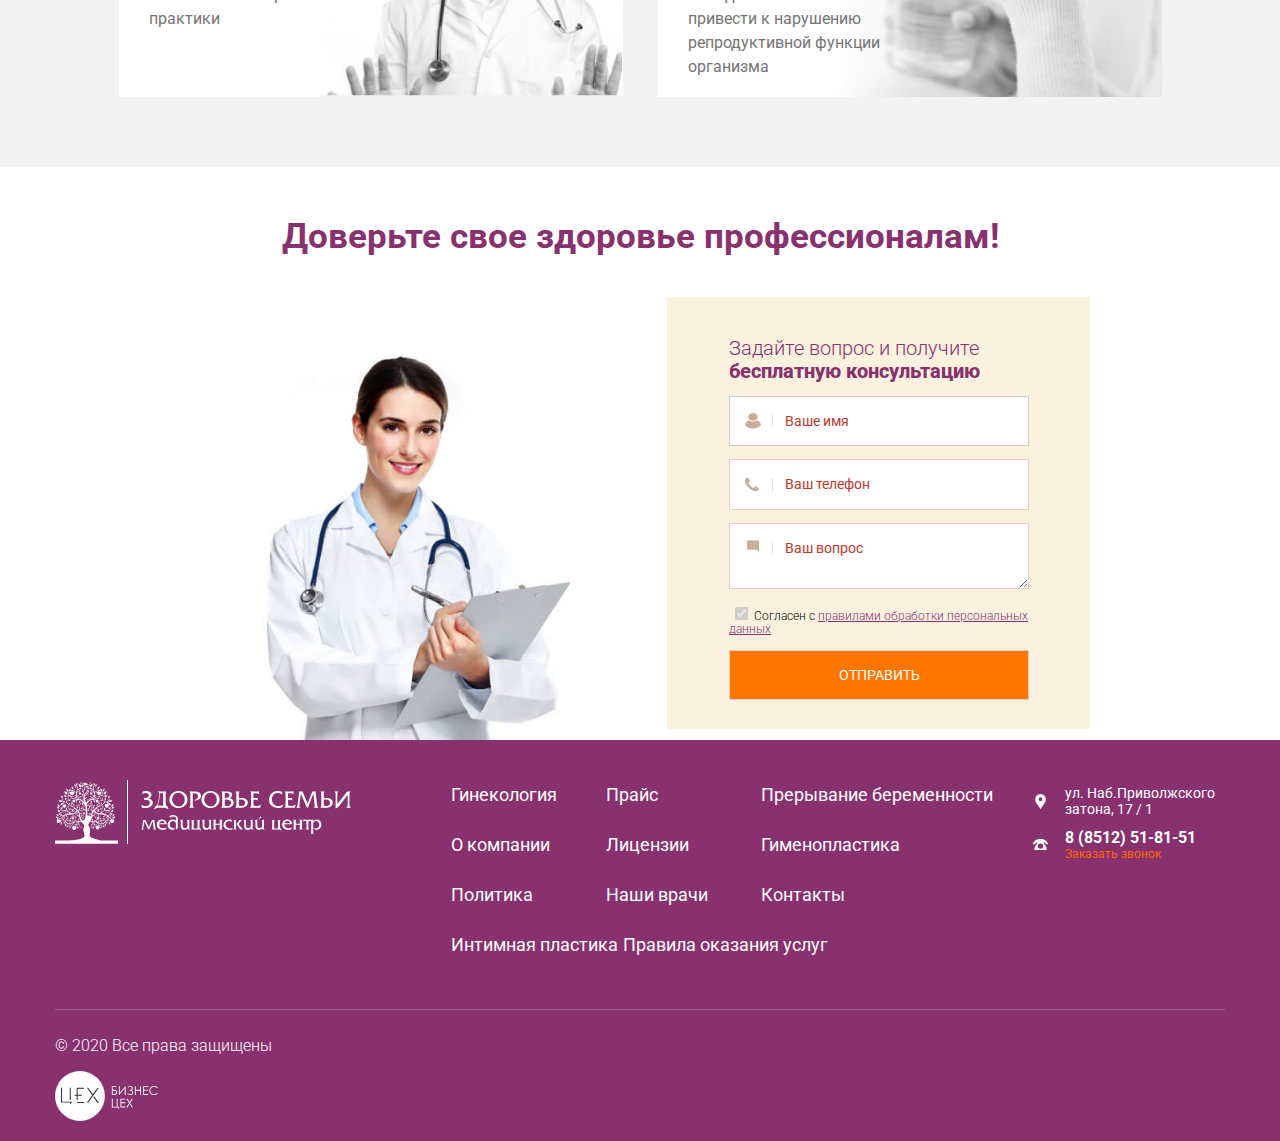
<file: break-pregnancy.html>
<!DOCTYPE html>
<html lang="ru">
<head>
		<!-- Yandex.Metrika counter -->
		<script type="text/javascript" >
			(function(m,e,t,r,i,k,a){m[i]=m[i]||function(){(m[i].a=m[i].a||[]).push(arguments)};
			m[i].l=1*new Date();k=e.createElement(t),a=e.getElementsByTagName(t)[0],k.async=1,k.src=r,a.parentNode.insertBefore(k,a)})
			(window, document, "script", "https://mc.yandex.ru/metrika/tag.js", "ym");
		
			ym(56646148, "init", {
				clickmap:true,
				trackLinks:true,
				accurateTrackBounce:true,
				webvisor:true
			});
		</script>
		<noscript><div><img src="https://mc.yandex.ru/watch/56646148" style="position:absolute; left:-9999px;" alt="" /></div></noscript>
		<!-- /Yandex.Metrika counter -->
	<meta charset="UTF-8">
	<title>Безопасное прерывание беременности (сделать аборт) в Астрахани. Быстро и безболезненно.</title>
	<link rel="shortcut icon" href="/leaf.ico" type="image/x-icon">
	<meta name="viewport" content="width=device-width, initial-scale=1, maximum-scale=1">
	<meta name="description" content="Безопасное прерывание беременности (аборт). Полностью анонимно. Без длительных и болезненных процедур">
	<link href="https://fonts.googleapis.com/css?family=Roboto:300,400,500,700,900&display=swap&subset=cyrillic-ext" rel="stylesheet">
	<link rel="stylesheet" href="css/libs.min.css">	
	<link rel="stylesheet" href="css/main.css">

	<script src="js/jquery-1.2.3.pack.js"></script>
	<script src="js/runonload.js"></script>
	<script src="js/tutorial.js"></script>
</head>
<body>
	<header class="header">
		<div class="header__top">
		  <a class="header__logo" href="index.html">
		   	<picture>
			    <img src="img/logo3.jpg" alt="Здоровье семьи">
	  		</picture>
		  </a>
		  <div class="contacts">
		  	<div class="contacts__address">
	  		  <div class="contacts__svg-box">
	  			<svg xmlns="http://www.w3.org/2000/svg" viewBox="0 0 11 15" width="18" height="26">
	  			  <path fill="#ff6500" d="M9.706 8.93L5.503 15 1.295 8.922c-1.57-2.093-1.342-5.547.494-7.383A5.219 5.219 0 015.503 0a5.22 5.22 0 013.715 1.539c1.836 1.836 2.064 5.29.488 7.391zM7.469 5.205a1.92 1.92 0 00-1.917-1.918 1.92 1.92 0 00-1.918 1.918 1.92 1.92 0 001.918 1.917 1.92 1.92 0 001.917-1.917z"></path>
	  			</svg>
	  		  </div>
	  		  <p class="contacts__address-text">ул. Набережная <br/> Пр. затона, 17 / 1</p>
  			</div>
  				<a class="contacts__tel" href="tel:8512518151">
	  			  <div class="contacts__svg-box">
  						<svg xmlns="http://www.w3.org/2000/svg" viewBox="0 0 15 11" width="26" height="20">
   						  <path fill="#ff6500" d="M14.89 5.097a.541.541 0 01-.431.214H13.09a.541.541 0 01-.541-.54v-.913a6.65 6.65 0 00-.985-.359c-.384-.11-.904-.23-1.566-.325a.902.902 0 01.173.197l3.286 5.1a.902.902 0 01.143.489v1.221a.902.902 0 01-.902.902H2.302a.902.902 0 01-.902-.902V8.96c0-.173.05-.343.143-.489l3.286-5.1A.901.901 0 015 3.174a11.61 11.61 0 00-1.567.325 6.66 6.66 0 00-.985.36v.911a.541.541 0 01-.54.541H.54a.541.541 0 01-.52-.687c.358-1.278 1.28-2.457 2.595-3.32C4.005.392 5.694-.09 7.5-.09c3.625 0 6.7 1.938 7.48 4.714a.541.541 0 01-.09.473zM4.794 7.115A2.709 2.709 0 007.5 9.821a2.709 2.709 0 002.706-2.706A2.709 2.709 0 007.5 4.41a2.709 2.709 0 00-2.706 2.706z"></path>
  						</svg>
	  			  </div>
	   			  <span class="contacts__tel--num">8 (8512) 51-81-51</span>
	  			  <span class="contacts__tel--call">Заказать звонок</span>
					</a>
					<div class="contacts__appointment"><button class="appointment--btn">Записаться на прием</button></div>
	  	  </div>		  
		</div>
		<nav class="navigation ">
		  <button class="navigation__btn" type="button">МЕНЮ</button>
		  <ul class="navigation__list" id="panel">
				<li class="navigation__item ">
				  <a class="navigation__link" href="index.html">Гинекология</a>
				</li>
				<div class="delimiter"></div>
				<li class="navigation__item">
				  <a class="navigation__link navigation__link--active" href="break-pregnancy.html">Прерывание <br/> беременности</a>
				</li>
				<div class="delimiter"></div>
				<li class="navigation__item ">
				  <a class="navigation__link" href="gimenoplastika.html">Гименопластика</a>
				</li>
				<div class="delimiter"></div>
				<li class="navigation__item ">
				  <a class="navigation__link" href="plastica.html">Интимная <br/> пластика</a>
				</li>
				<div class="delimiter"></div>
				<li class="navigation__item ">
				  <a class="navigation__link" href="uzi.html">Анализы</a>
				</li>
				<div class="delimiter"></div>
				<li class="navigation__item">
				  <a class="navigation__link " href="uzi.html">УЗИ</a>
				</li>
				<div class="delimiter"></div>
				<li class="navigation__item ">
				  <a class="navigation__link" href="doctors.html">Наши врачи</a>
				</li>
				<div class="delimiter"></div>
				<li class="navigation__item">
				  <a class="navigation__link" href="about_us.html">О компании</a>
				  <ul class="submenu">
				  	<li class="submenu__item">
						  <a class="submenu__link" href="price.html">Прайс</a>
						</li>
						<li class="submenu__item">
						  <a class="submenu__link" href="documents.html">Лицензия и свидетельства</a>
						</li>
						<li class="submenu__item">
						  <a class="submenu__link" href="rules.html">Правила оказания услуг</a>
						</li>
						<li class="submenu__item">
						  <a class="submenu__link" href="info.html">Политика обработки персональных данных</a>
						</li>						
						<li class="submenu__item">
						  <a class="submenu__link" href="contacts.html">Контакты</a>
						</li>
				  </ul>
				</li>			
		  </ul>
		</nav>
	  </header>
	<main class="main-page">		
		<section class="banner">
			<div class="banner__content container">
				<h1 class="banner__title">Безопасное <span class="banner__span">прерывание беременности (аборт)</span></h1>
				<p class="banner__subtitle">полностью анонимно</p>
				<p class="banner__text">Без длительных и болезненных процедур</p>
			</div>	
		</section>
		<section class="advantage-prew">
			<div class="advantage-prew__content">
				<p class="advantage-prew__black-block">
					Никто не застрахован от ошибок
				</p>
				<p class="advantage-prew__white-block">
					Дети - это великое счастье!
					Когда они желанны...
					<img class="advantage-prew__block-img" src='img/bear.png' title="Прерывание беременности" alt="Безопасное прерывание беременности, аборт, в Астрахани">
				</p>
			</div>			
		</section>
		<section class="advantage">
			<ul class="advantage__list container">
				<li class="advantage__item advantage__item--1">
					<p class="advantage__item-title">
						Сохраните <br><span class="advantage__item-title--span">здоровье</span>
					</p>
					<p class="advantage__item-text">
						Процедура абсолютно безопасна и не нанесет вреда здоровью и репродуктивной функции 
					</p>
				</li>
				<li class="advantage__item advantage__item--2">
					<p class="advantage__item-title">
						Сохраните <br><span class="advantage__item-title--span">репутацию</span>
					</p>
					<p class="advantage__item-text">
						Мы гарантируем строгую конфиденциальность. Никто и никогда не узнает о Вашем визите к нам
					</p>
				</li>
				<li class="advantage__item advantage__item--3">
					<p class="advantage__item-title">
						Завершите все <br><span class="advantage__item-title--span">важные дела</span>
					</p>
					<p class="advantage__item-text">
						Завершите учебу, устройтесь на работу, постройте карьеру, посетите другие страны
					</p>
				</li>
				<li class="advantage__item advantage__item--4">
					<p class="advantage__item-title">
						Полноценная семья <br><span class="advantage__item-title--span">с любимым человеком</span>
					</p>
					<p class="advantage__item-text">
						Процедура никак не отразится на репродуктивной функции Вашего организма. Пусть беременность будет желанной и запланированной
					</p>
				</li>
			</ul>
        </section>
        <section class="section_about_safe">
            <div class="in_section_about_safe">
                <h2>Полностью безопасно</h2>
                <p>Согласно мировой практике, медикаментозный аборт — самый безопасный и наименее травматичный метод для организма женщины</p>
                <h3 class="h3Zag">Несомненные плюсы процедуры:</h3>
                <ul>
                    <li>
                        <h3>Без хирургического вмешательства</h3>
                        <p>Полностью исключены: инфекции, опухоли, ошибки врача и боли во время проведения и после операции</p>
                        <span class="icon_rombik">&nbsp;</span>
                    </li>
                    <li>
                        <h3>Не требует обезболивания</h3>
                        <p>Процедура совершенно безболезнена. Не нужно никаких дополнительных манипуляций</p>
                        <span class="icon_rombik">&nbsp;</span>
                    </li>
                    <li>
                        <h3>Минимальное количество осложнений</h3>
                        <p>Наш метод позволяет избежать любых осложнений и побочных эффектов. Проверено много раз</p>
                        <span class="icon_rombik">&nbsp;</span>
                    </li>
                    <li>
                        <h3>На самых ранних сроках</h3>
                        <p>Прерывание беременности на ранних сроках позволяет снизить до минимума гормональный стресс для организма.</p>
                        <span class="icon_rombik">&nbsp;</span>
                    </li>
                    <li>
                        <h3>Быстрый период восстановления</h3>
                        <p>Уже через неделю Вы снова будете полны сил физически и эмоционально</p>
                        <span class="icon_rombik">&nbsp;</span>
                    </li>
                    <li>
                        <h3>Не требует госпитализации</h3>
                        <p>Весь срок прохождения процедуры Вы будете находиться у себя дома и заниматься своими повседневными делами</p>
                        <span class="icon_rombik">&nbsp;</span>
                    </li>
                </ul>
            </div>
        </section>
        <section class="dark_side">
            <div class="in_dark_side">
                <h2>Не рискуй своим здоровьем</h2>
                <ul>
                    <li>
                        <h3>Неопытные<br><span>врачи</span></h3>
                        <p>Есть масса нюансов и подводных камней о которых знают только опытные врачи, за плечами которых много лет практики</p>
                    </li> 
                    <li>
                        <h3>Опасно<br><span>самолечение</span></h3>
                        <p>Все действия должны проходить под присмотром ОПЫТНОГО врача! Любая самодеятельность может привести к нарушению репродуктивной функции организма</p>
                    </li>
                </ul>
            </div>
		</section>
		<section class="block_question">
			<div class="in_block_question">
				<h2>Доверьте свое здоровье профессионалам!</h2>
				<div class="block_form" id="contact_form">
					<form method="POST" name="contact" action="">
						<fieldset>
							<legend>Задайте вопрос и получите</br><span>бесплатную консультацию</span></legend>
		
							<input type="text" id="name" name="name" placeholder="Ваше имя" class="text-input">
							<label class="error" for="name" id="name_error">Обязательное поле для заполнения.</label>
		
							<input type="text" id="phone" name="phone" placeholder="Ваш телефон" class="text-input">
							<label class="error" for="phone" id="phone_error">Обязательное поле для заполнения.</label>
		
							<textarea id="text" name="text" placeholder="Ваш вопрос" class="text-input"></textarea>
							<div class="text_police_check">
								<input type="checkbox" checked disabled>Согласен с <a href="info.html" target="_blank">правилами обработки персональных данных</a>
							</div>
							<input type="submit" id="submit_btn" name="submit" class="button" value="ОТПРАВИТЬ">
						</fieldset>
					</form>
				</div>
			</div>
		</section>
	</main>

	<footer class="footer">
		<div class="footer__content">
		  <a class="footer__logo" href="index.html">
			<picture>
			  <img src="img/logof.svg" alt="Здоровье семьи">
			</picture>
		  </a>
		  <nav class="navigation navigation--footer">
        <ul class="navigation__list navigation__list--footer">
          <li class="navigation__item">
            <a class="navigation__link navigation__link--footer" href="index.html">Гинекология</a>
          </li>                 
          <li class="navigation__item">
            <a class="navigation__link navigation__link--footer" href="price.html">Прайс</a>
          </li>
          <li class="navigation__item">
            <a class="navigation__link navigation__link--footer" href="break-pregnancy.html">Прерывание беременности</a>
          </li>
          <li class="navigation__item">
            <a class="navigation__link navigation__link--footer" href="about_us.html">О компании</a>
          </li>          
          <li class="navigation__item">
            <a class="navigation__link navigation__link--footer" href="documents.html">Лицензии</a>
          </li>
          <li class="navigation__item">
            <a class="navigation__link navigation__link--footer" href="gimenoplastika.html">Гименопластика</a>
          </li>
          <li class="navigation__item">
            <a class="navigation__link navigation__link--footer" href="info.html">Политика</a>
					</li>
					<li class="navigation__item">
            <a class="navigation__link navigation__link--footer" href="doctors.html">Наши врачи</a>
          </li>
          <li class="navigation__item">
            <a class="navigation__link navigation__link--footer" href="contacts.html">Контакты</a>
          </li>
          <li class="navigation__item">
					  <a class="navigation__link navigation__link--footer" href="plastica.html">Интимная пластика</a>
					</li> 
          <li class="navigation__item">
            <a class="navigation__link navigation__link--footer" href="rules.html">Правила оказания услуг</a>
          </li>               
        </ul>
      </nav>
		  <div class="contacts contacts--footer">
			<div class="contacts__address contacts__address--footer">
			  <div class="contacts__svg-box contacts__svg-box--footer">
				<svg class="contacts__svg--footer" xmlns="http://www.w3.org/2000/svg" viewBox="0 0 11 15" width="18" height="26">
				  <path class="contacts__svg-path" fill="#ff6500" d="M9.706 8.93L5.503 15 1.295 8.922c-1.57-2.093-1.342-5.547.494-7.383A5.219 5.219 0 015.503 0a5.22 5.22 0 013.715 1.539c1.836 1.836 2.064 5.29.488 7.391zM7.469 5.205a1.92 1.92 0 00-1.917-1.918 1.92 1.92 0 00-1.918 1.918 1.92 1.92 0 001.918 1.917 1.92 1.92 0 001.917-1.917z"></path>
				</svg>
			  </div>
			  <p class="contacts__address-text contacts__address-text--footer">ул. Наб.Приволжского затона, 17 / 1</p>
			</div>
			<a class="contacts__tel contacts__tel--footer" href="tel:8512518151">
			  <div class="contacts__svg-box contacts__svg-box--footer">
				<svg class="contacts__svg--footer" xmlns="http://www.w3.org/2000/svg" viewBox="0 0 15 11" width="26" height="20">
				  <path class="contacts__svg-path" fill="#ff6500" d="M14.89 5.097a.541.541 0 01-.431.214H13.09a.541.541 0 01-.541-.54v-.913a6.65 6.65 0 00-.985-.359c-.384-.11-.904-.23-1.566-.325a.902.902 0 01.173.197l3.286 5.1a.902.902 0 01.143.489v1.221a.902.902 0 01-.902.902H2.302a.902.902 0 01-.902-.902V8.96c0-.173.05-.343.143-.489l3.286-5.1A.901.901 0 015 3.174a11.61 11.61 0 00-1.567.325 6.66 6.66 0 00-.985.36v.911a.541.541 0 01-.54.541H.54a.541.541 0 01-.52-.687c.358-1.278 1.28-2.457 2.595-3.32C4.005.392 5.694-.09 7.5-.09c3.625 0 6.7 1.938 7.48 4.714a.541.541 0 01-.09.473zM4.794 7.115A2.709 2.709 0 007.5 9.821a2.709 2.709 0 002.706-2.706A2.709 2.709 0 007.5 4.41a2.709 2.709 0 00-2.706 2.706z"></path>
				</svg>
			  </div>
			  <span class="contacts__tel--num">8 (8512) 51-81-51</span>
			  <span class="contacts__tel--call">Заказать звонок</span>
			</a>
		  </div>
		</div>
		<div class="footer__copyright-box">
		  <p class="footer__copyright">© 2020 Все права защищены</p>
		  <a class="footer__made" href="https://bzcekh.ru/" title="Изготовление интернет сайтов в Астрахани">
		  	<img src="img/logo-footer.svg" alt="Рекламное агентство «Бизнес Цех»" title="Заказать изготовление интернет сайта в Астрахани" width="117" height="50">
		  </a>
		</div>
	  </footer>
	<script src="js/libs.min.js"></script>
	<script src="js/script.js"></script>

	<!-- Begin LeadBack code {literal} -->
	<script>
		var _emv = _emv || [];
		_emv['campaign'] = 'ed924d520ed1f8a00f98e6b5';
		
		(function() {
			var em = document.createElement('script'); em.type = 'text/javascript'; em.async = true;
			em.src = ('https:' == document.location.protocol ? 'https://' : 'http://') + 'leadback.ru/js/leadback.js';
			var s = document.getElementsByTagName('script')[0]; s.parentNode.insertBefore(em, s);
		})();
	</script>
	<!-- End LeadBack code {/literal} -->
</body>
</html>
</file>
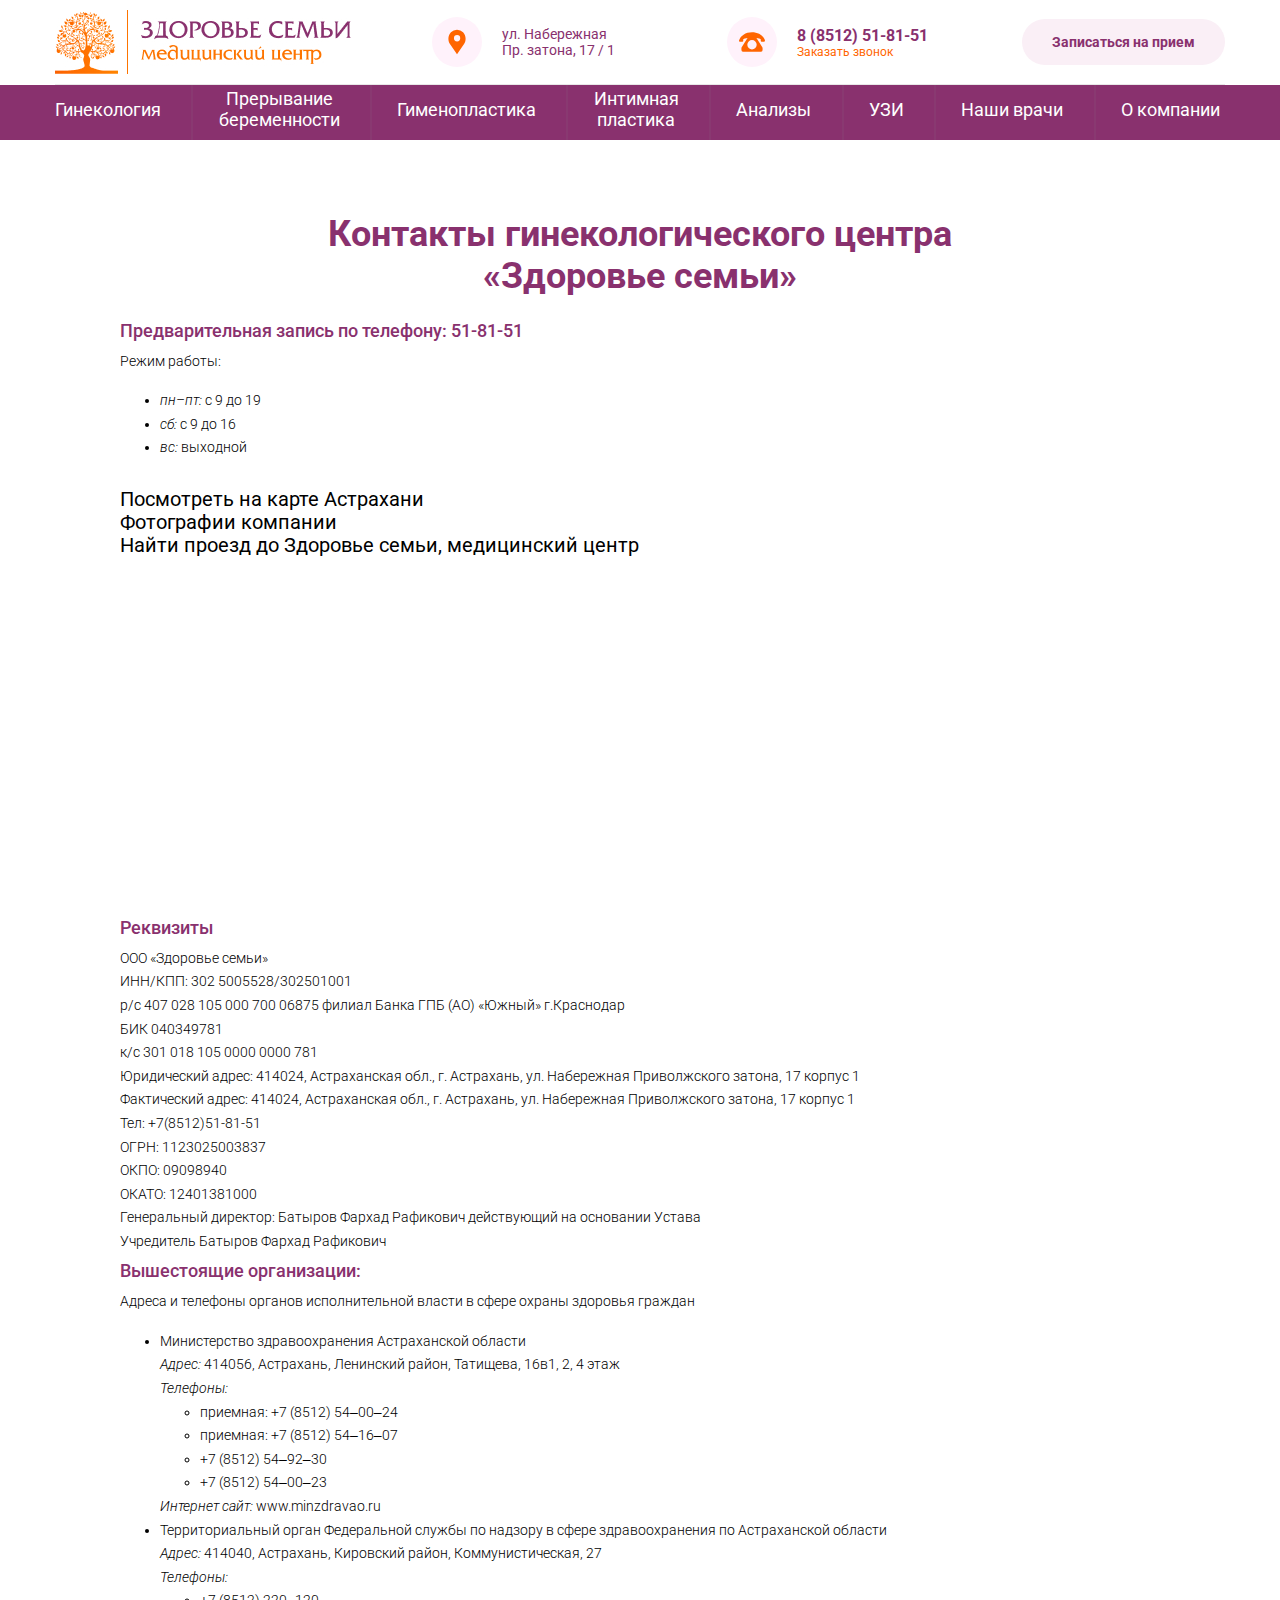
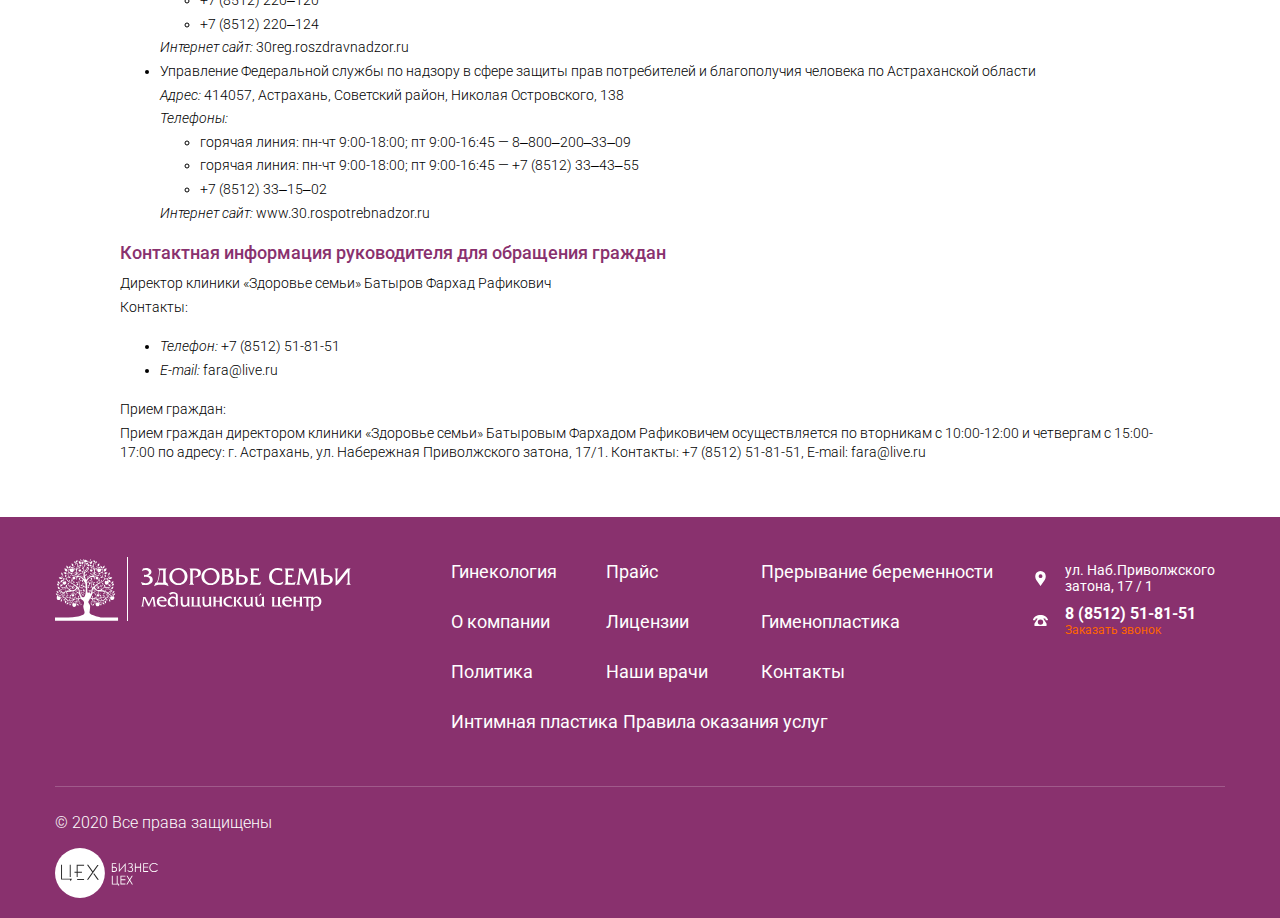
<file: contacts.html>
<!DOCTYPE html>
<html lang="ru">
<head>
		<!-- Yandex.Metrika counter -->
		<script type="text/javascript" >
			(function(m,e,t,r,i,k,a){m[i]=m[i]||function(){(m[i].a=m[i].a||[]).push(arguments)};
			m[i].l=1*new Date();k=e.createElement(t),a=e.getElementsByTagName(t)[0],k.async=1,k.src=r,a.parentNode.insertBefore(k,a)})
			(window, document, "script", "https://mc.yandex.ru/metrika/tag.js", "ym");
		
			ym(56646148, "init", {
				clickmap:true,
				trackLinks:true,
				accurateTrackBounce:true,
				webvisor:true
			});
		</script>
		<noscript><div><img src="https://mc.yandex.ru/watch/56646148" style="position:absolute; left:-9999px;" alt="" /></div></noscript>
		<!-- /Yandex.Metrika counter -->
	<meta charset="UTF-8">
	<title>Контакты гинекологического центра «Здоровье семьи»</title>
	<link rel="shortcut icon" href="/leaf.ico" type="image/x-icon">
	<meta name="viewport" content="width=device-width, initial-scale=1, maximum-scale=1">
	<meta name="description" content="Карта расположения гинекологического центра">
	<link href="https://fonts.googleapis.com/css?family=Roboto:300,400,500,700,900&display=swap&subset=cyrillic-ext" rel="stylesheet">
	<link rel="stylesheet" href="css/libs.min.css">	
	<link rel="stylesheet" href="css/main.css">
</head>
<body>
	<header class="header">
		<div class="header__top">
		  <a class="header__logo" href="index.html">
		   	<picture>
			    <img src="img/logo3.jpg" alt="Здоровье семьи">
	  		</picture>
		  </a>
		  <div class="contacts">
		  	<div class="contacts__address">
	  		  <div class="contacts__svg-box">
	  			<svg xmlns="http://www.w3.org/2000/svg" viewBox="0 0 11 15" width="18" height="26">
	  			  <path fill="#ff6500" d="M9.706 8.93L5.503 15 1.295 8.922c-1.57-2.093-1.342-5.547.494-7.383A5.219 5.219 0 015.503 0a5.22 5.22 0 013.715 1.539c1.836 1.836 2.064 5.29.488 7.391zM7.469 5.205a1.92 1.92 0 00-1.917-1.918 1.92 1.92 0 00-1.918 1.918 1.92 1.92 0 001.918 1.917 1.92 1.92 0 001.917-1.917z"></path>
	  			</svg>
	  		  </div>
	  		  <p class="contacts__address-text">ул. Набережная <br/> Пр. затона, 17 / 1</p>
  			</div>
  				<a class="contacts__tel" href="tel:8512518151">
	  			  <div class="contacts__svg-box">
  						<svg xmlns="http://www.w3.org/2000/svg" viewBox="0 0 15 11" width="26" height="20">
   						  <path fill="#ff6500" d="M14.89 5.097a.541.541 0 01-.431.214H13.09a.541.541 0 01-.541-.54v-.913a6.65 6.65 0 00-.985-.359c-.384-.11-.904-.23-1.566-.325a.902.902 0 01.173.197l3.286 5.1a.902.902 0 01.143.489v1.221a.902.902 0 01-.902.902H2.302a.902.902 0 01-.902-.902V8.96c0-.173.05-.343.143-.489l3.286-5.1A.901.901 0 015 3.174a11.61 11.61 0 00-1.567.325 6.66 6.66 0 00-.985.36v.911a.541.541 0 01-.54.541H.54a.541.541 0 01-.52-.687c.358-1.278 1.28-2.457 2.595-3.32C4.005.392 5.694-.09 7.5-.09c3.625 0 6.7 1.938 7.48 4.714a.541.541 0 01-.09.473zM4.794 7.115A2.709 2.709 0 007.5 9.821a2.709 2.709 0 002.706-2.706A2.709 2.709 0 007.5 4.41a2.709 2.709 0 00-2.706 2.706z"></path>
  						</svg>
	  			  </div>
	   			  <span class="contacts__tel--num">8 (8512) 51-81-51</span>
	  			  <span class="contacts__tel--call">Заказать звонок</span>
					</a>
					<div class="contacts__appointment"><button class="appointment--btn">Записаться на прием</button></div>
	  	  </div>		  
		</div>
		<nav class="navigation ">
		  <button class="navigation__btn" type="button">МЕНЮ</button>
		  <ul class="navigation__list" id="panel">
				<li class="navigation__item ">
				  <a class="navigation__link" href="index.html">Гинекология</a>
				</li>
				<div class="delimiter"></div>
				<li class="navigation__item">
				  <a class="navigation__link" href="break-pregnancy.html">Прерывание <br/> беременности</a>
				</li>
				<div class="delimiter"></div>
				<li class="navigation__item ">
				  <a class="navigation__link" href="gimenoplastika.html">Гименопластика</a>
				</li>
				<div class="delimiter"></div>
				<li class="navigation__item ">
				  <a class="navigation__link" href="plastica.html">Интимная <br/> пластика</a>
				</li>
				<div class="delimiter"></div>
				<li class="navigation__item ">
				  <a class="navigation__link" href="uzi.html">Анализы</a>
				</li>
				<div class="delimiter"></div>
				<li class="navigation__item">
				  <a class="navigation__link " href="uzi.html">УЗИ</a>
				</li>
				<div class="delimiter"></div>
				<li class="navigation__item ">
				  <a class="navigation__link" href="doctors.html">Наши врачи</a>
				</li>
				<div class="delimiter"></div>
				<li class="navigation__item">
				  <a class="navigation__link" href="about_us.html">О компании</a>
				  <ul class="submenu">
				  	<li class="submenu__item">
						  <a class="submenu__link" href="price.html">Прайс</a>
						</li>
						<li class="submenu__item">
						  <a class="submenu__link" href="documents.html">Лицензия и свидетельства</a>
						</li>
						<li class="submenu__item">
						  <a class="submenu__link" href="rules.html">Правила оказания услуг</a>
						</li>
						<li class="submenu__item">
						  <a class="submenu__link" href="info.html">Политика обработки персональных данных</a>
						</li>						
						<li class="submenu__item">
						  <a class="submenu__link" href="contacts.html">Контакты</a>
						</li>
				  </ul>
				</li>			
		  </ul>
		</nav>
	  </header>
	<main class="main-page">
		<section class="block_contacts">
			<div class="in_block_contacts">
				<h1 class="h1_contacts">Контакты гинекологического центра<br>«Здоровье семьи»</h1>
				<h2 class="h2_contacts">Предварительная запись по телефону: 51-81-51</h2>
				<p>Режим работы:</p>
				<ul>
					<li><p><em>пн–пт:</em> с 9 до 19</p></li>
					<li><p><em>сб:</em> с 9 до 16</p></li>
					<li><p><em>вс:</em> выходной</p></li>
				</ul>
				
				
				<div class="karta_block">
						<a class="dg-widget-link" href="http://2gis.ru/astrakhan/firm/1126429188136981/center/48.013064861297615,46.337476726640986/zoom/16?utm_medium=widget-source&utm_campaign=firmsonmap&utm_source=bigMap">Посмотреть на карте Астрахани</a><div class="dg-widget-link"><a href="http://2gis.ru/astrakhan/firm/1126429188136981/photos/1126429188136981/center/48.013064861297615,46.337476726640986/zoom/17?utm_medium=widget-source&utm_campaign=firmsonmap&utm_source=photos">Фотографии компании</a></div><div class="dg-widget-link"><a href="http://2gis.ru/astrakhan/center/48.01306,46.336677/zoom/16/routeTab/rsType/bus/to/48.01306,46.336677╎Здоровье семьи, медицинский центр?utm_medium=widget-source&utm_campaign=firmsonmap&utm_source=route">Найти проезд до Здоровье семьи, медицинский центр</a></div><script charset="utf-8" src="https://widgets.2gis.com/js/DGWidgetLoader.js"></script><script charset="utf-8">new DGWidgetLoader({"width":640,"height":600,"borderColor":"#a3a3a3","pos":{"lat":46.337476726640986,"lon":48.013064861297615,"zoom":16},"opt":{"city":"astrakhan"},"org":[{"id":"1126429188136981"}]});</script><noscript style="color:#c00;font-size:16px;font-weight:bold;">Виджет карты использует JavaScript. Включите его в настройках вашего браузера.</noscript>
					<!--<script type="text/javascript" charset="utf-8" async src="https://api-maps.yandex.ru/services/constructor/1.0/js/?um=constructor%3Aea74a045bdbefd474eed805309fb160348ef0d47e3a7780e58625292a0dd62be&amp;width=100%25&amp;height=400&amp;lang=ru_RU&amp;scroll=true"></script>-->
				</div>
				<h2>Реквизиты</h2>
				<p>ООО «Здоровье семьи»</p>
				<p>ИНН/КПП: 302 5005528/302501001</p>
				<p>р/с 407 028 105 000 700 06875 филиал Банка ГПБ (АО) «Южный» г.Краснодар</p>
				<p>БИК 040349781</p>
				<p>к/с 301 018 105 0000 0000 781</p>
				<p>Юридический адрес: 414024, Астраханская обл., г. Астрахань, ул. Набережная Приволжского затона, 17 корпус 1</p>
				<p>Фактический адрес: 414024, Астраханская обл., г. Астрахань, ул. Набережная Приволжского затона, 17 корпус 1</p>
				<p>Тел: +7(8512)51-81-51</p>
				<p>ОГРН: 1123025003837</p>
				<p>ОКПО: 09098940</p>
				<p>ОКАТО: 12401381000</p>
				<p>Генеральный директор: Батыров Фархад Рафикович действующий на основании Устава</p>
				<p>Учредитель Батыров Фархад Рафикович</p>

				<h2>Вышестоящие организации:</h2>
				<p>Адреса и телефоны органов исполнительной власти в сфере охраны здоровья граждан</p>
				<ul>
					<li><p>Министерство здравоохранения Астраханской области</p> 
						<p><em>Адрес:</em> 414056, Астрахань, Ленинский район, Татищева, 16в1, 2, 4 этаж</p>
						<p><em>Телефоны:</em></p>
						<ul>
							<li><p>приемная: +7 (8512) 54‒00‒24</p></li>
							<li><p>приемная: +7 (8512) 54‒16‒07</p></li>
							<li><p>+7 (8512) 54‒92‒30</p></li>
							<li><p>+7 (8512) 54‒00‒23</p></li>
						</ul>
						<p><em>Интернет сайт:</em> www.minzdravao.ru</p>
					</li>
					<li><p>Территориальный орган Федеральной службы по надзору в сфере здравоохранения по Астраханской области</p> 
						<p><em>Адрес:</em> 414040, Астрахань, Кировский район, Коммунистическая, 27</p>
						<p><em>Телефоны:</em></p>
						<ul>
							<li><p>+7 (8512) 220‒120</p></li>
							<li><p>+7 (8512) 220‒124</p></li>
						</ul>
						<p><em>Интернет сайт:</em> 30reg.roszdravnadzor.ru</p> 
					</li>
					<li><p>Управление Федеральной службы по надзору в сфере защиты прав потребителей и благополучия человека по Астраханской области</p> 
						<p><em>Адрес:</em> 414057, Астрахань, Советский район, Николая Островского, 138</p>
						<p><em>Телефоны:</em></p>
						<ul>
							<li><p>горячая линия: пн-чт 9:00-18:00; пт 9:00-16:45 — 8‒800‒200‒33‒09</p></li>
							<li><p>горячая линия: пн-чт 9:00-18:00; пт 9:00-16:45 — +7 (8512) 33‒43‒55</p></li>
							<li><p>+7 (8512) 33‒15‒02</p></li>
						</ul>
						<p><em>Интернет сайт:</em> www.30.rospotrebnadzor.ru</p> 
					</li>
				</ul>

				<h2>Контактная информация руководителя для обращения граждан</h2>
				<p>Директор клиники «Здоровье семьи» Батыров Фархад Рафикович</p>
				<p>Контакты: 
					<ul>
						<li><p><em>Телефон:</em> +7 (8512) 51-81-51</p></li>
						<li><p><em>E-mail:</em> fara@live.ru</p></li>
					</ul>
				<p>Прием граждан:</p>
				<p>Прием граждан директором клиники «Здоровье семьи» Батыровым Фархадом Рафиковичем осуществляется по вторникам 
					с 10:00-12:00 и четвергам с 15:00-17:00 по адресу: г. Астрахань, ул. Набережная Приволжского затона, 17/1.
					Контакты: +7 (8512) 51-81-51, E-mail: fara@live.ru</p>



			</div>
		</section>
	</main>

	<footer class="footer">
		<div class="footer__content">
		  <a class="footer__logo" href="index.html">
			<picture>
			  <img src="img/logof.svg" alt="Здоровье семьи">
			</picture>
		  </a>
		  <nav class="navigation navigation--footer">
        <ul class="navigation__list navigation__list--footer">
          <li class="navigation__item">
            <a class="navigation__link navigation__link--footer" href="index.html">Гинекология</a>
          </li>                 
          <li class="navigation__item">
            <a class="navigation__link navigation__link--footer" href="price.html">Прайс</a>
          </li>
          <li class="navigation__item">
            <a class="navigation__link navigation__link--footer" href="break-pregnancy.html">Прерывание беременности</a>
          </li>
          <li class="navigation__item">
            <a class="navigation__link navigation__link--footer" href="about_us.html">О компании</a>
          </li>          
          <li class="navigation__item">
            <a class="navigation__link navigation__link--footer" href="documents.html">Лицензии</a>
          </li>
          <li class="navigation__item">
            <a class="navigation__link navigation__link--footer" href="gimenoplastika.html">Гименопластика</a>
          </li>
          <li class="navigation__item">
            <a class="navigation__link navigation__link--footer" href="info.html">Политика</a>
					</li>
					<li class="navigation__item">
            <a class="navigation__link navigation__link--footer" href="doctors.html">Наши врачи</a>
          </li>
          <li class="navigation__item">
            <a class="navigation__link navigation__link--footer" href="contacts.html">Контакты</a>
          </li>
          <li class="navigation__item">
					  <a class="navigation__link navigation__link--footer" href="plastica.html">Интимная пластика</a>
					</li> 
          <li class="navigation__item">
            <a class="navigation__link navigation__link--footer" href="rules.html">Правила оказания услуг</a>
          </li>               
        </ul>
      </nav>
		  <div class="contacts contacts--footer">
			<div class="contacts__address contacts__address--footer">
			  <div class="contacts__svg-box contacts__svg-box--footer">
				<svg class="contacts__svg--footer" xmlns="http://www.w3.org/2000/svg" viewBox="0 0 11 15" width="18" height="26">
				  <path class="contacts__svg-path" fill="#ff6500" d="M9.706 8.93L5.503 15 1.295 8.922c-1.57-2.093-1.342-5.547.494-7.383A5.219 5.219 0 015.503 0a5.22 5.22 0 013.715 1.539c1.836 1.836 2.064 5.29.488 7.391zM7.469 5.205a1.92 1.92 0 00-1.917-1.918 1.92 1.92 0 00-1.918 1.918 1.92 1.92 0 001.918 1.917 1.92 1.92 0 001.917-1.917z"></path>
				</svg>
			  </div>
			  <p class="contacts__address-text contacts__address-text--footer">ул. Наб.Приволжского затона, 17 / 1</p>
			</div>
			<a class="contacts__tel contacts__tel--footer" href="tel:8512518151">
			  <div class="contacts__svg-box contacts__svg-box--footer">
				<svg class="contacts__svg--footer" xmlns="http://www.w3.org/2000/svg" viewBox="0 0 15 11" width="26" height="20">
				  <path class="contacts__svg-path" fill="#ff6500" d="M14.89 5.097a.541.541 0 01-.431.214H13.09a.541.541 0 01-.541-.54v-.913a6.65 6.65 0 00-.985-.359c-.384-.11-.904-.23-1.566-.325a.902.902 0 01.173.197l3.286 5.1a.902.902 0 01.143.489v1.221a.902.902 0 01-.902.902H2.302a.902.902 0 01-.902-.902V8.96c0-.173.05-.343.143-.489l3.286-5.1A.901.901 0 015 3.174a11.61 11.61 0 00-1.567.325 6.66 6.66 0 00-.985.36v.911a.541.541 0 01-.54.541H.54a.541.541 0 01-.52-.687c.358-1.278 1.28-2.457 2.595-3.32C4.005.392 5.694-.09 7.5-.09c3.625 0 6.7 1.938 7.48 4.714a.541.541 0 01-.09.473zM4.794 7.115A2.709 2.709 0 007.5 9.821a2.709 2.709 0 002.706-2.706A2.709 2.709 0 007.5 4.41a2.709 2.709 0 00-2.706 2.706z"></path>
				</svg>
			  </div>
			  <span class="contacts__tel--num">8 (8512) 51-81-51</span>
			  <span class="contacts__tel--call">Заказать звонок</span>
			</a>
		  </div>
		</div>
		<div class="footer__copyright-box">
		  <p class="footer__copyright">© 2020 Все права защищены</p>
		  <a class="footer__made" href="https://bzcekh.ru/" title="Изготовление интернет сайтов в Астрахани">
		  	<img src="img/logo-footer.svg" alt="Рекламное агентство «Бизнес Цех»" title="Заказать изготовление интернет сайта в Астрахани" width="117" height="50">
		  </a>
		</div>
	  </footer>
	<script src="js/libs.min.js"></script>
	<script src="js/script.js"></script>

	<!-- Begin LeadBack code {literal} -->
	<script>
		var _emv = _emv || [];
		_emv['campaign'] = 'ed924d520ed1f8a00f98e6b5';
		
		(function() {
			var em = document.createElement('script'); em.type = 'text/javascript'; em.async = true;
			em.src = ('https:' == document.location.protocol ? 'https://' : 'http://') + 'leadback.ru/js/leadback.js';
			var s = document.getElementsByTagName('script')[0]; s.parentNode.insertBefore(em, s);
		})();
	</script>
	<!-- End LeadBack code {/literal} -->
</body>
</html>
</file>
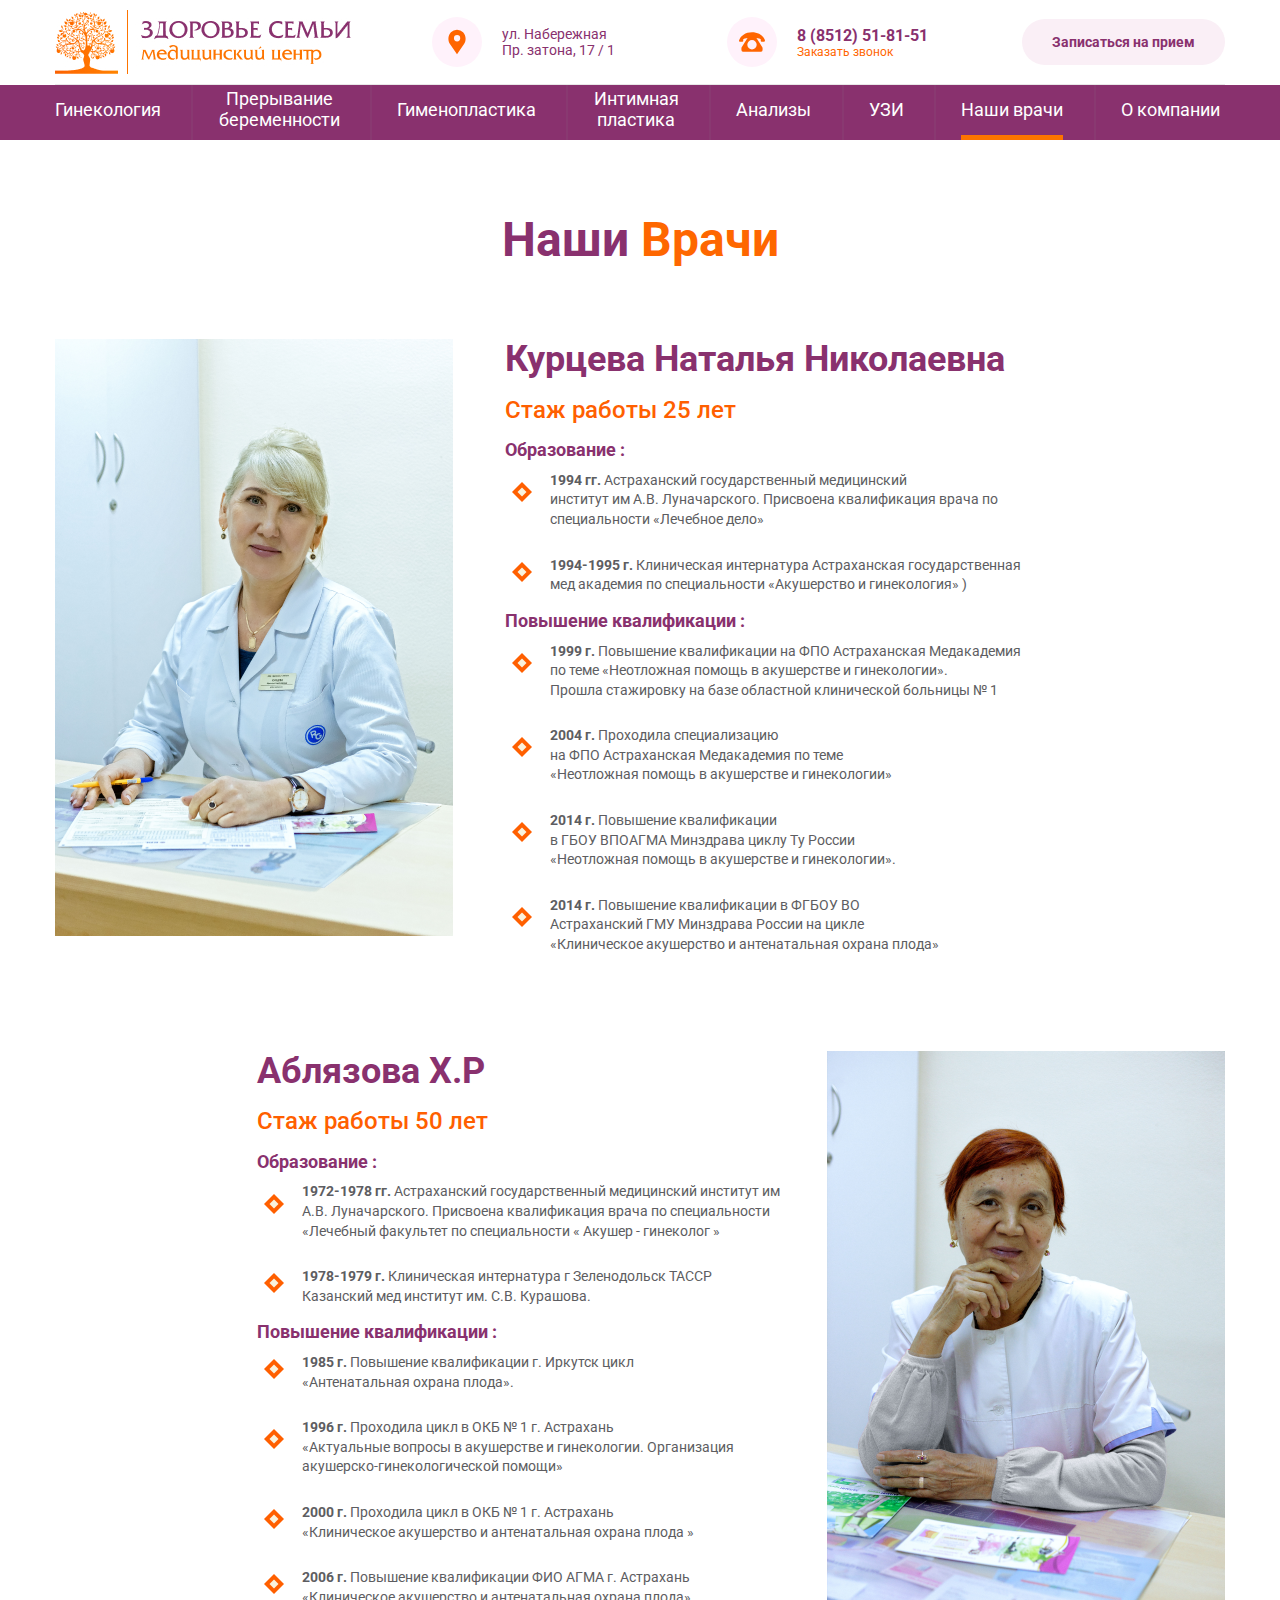
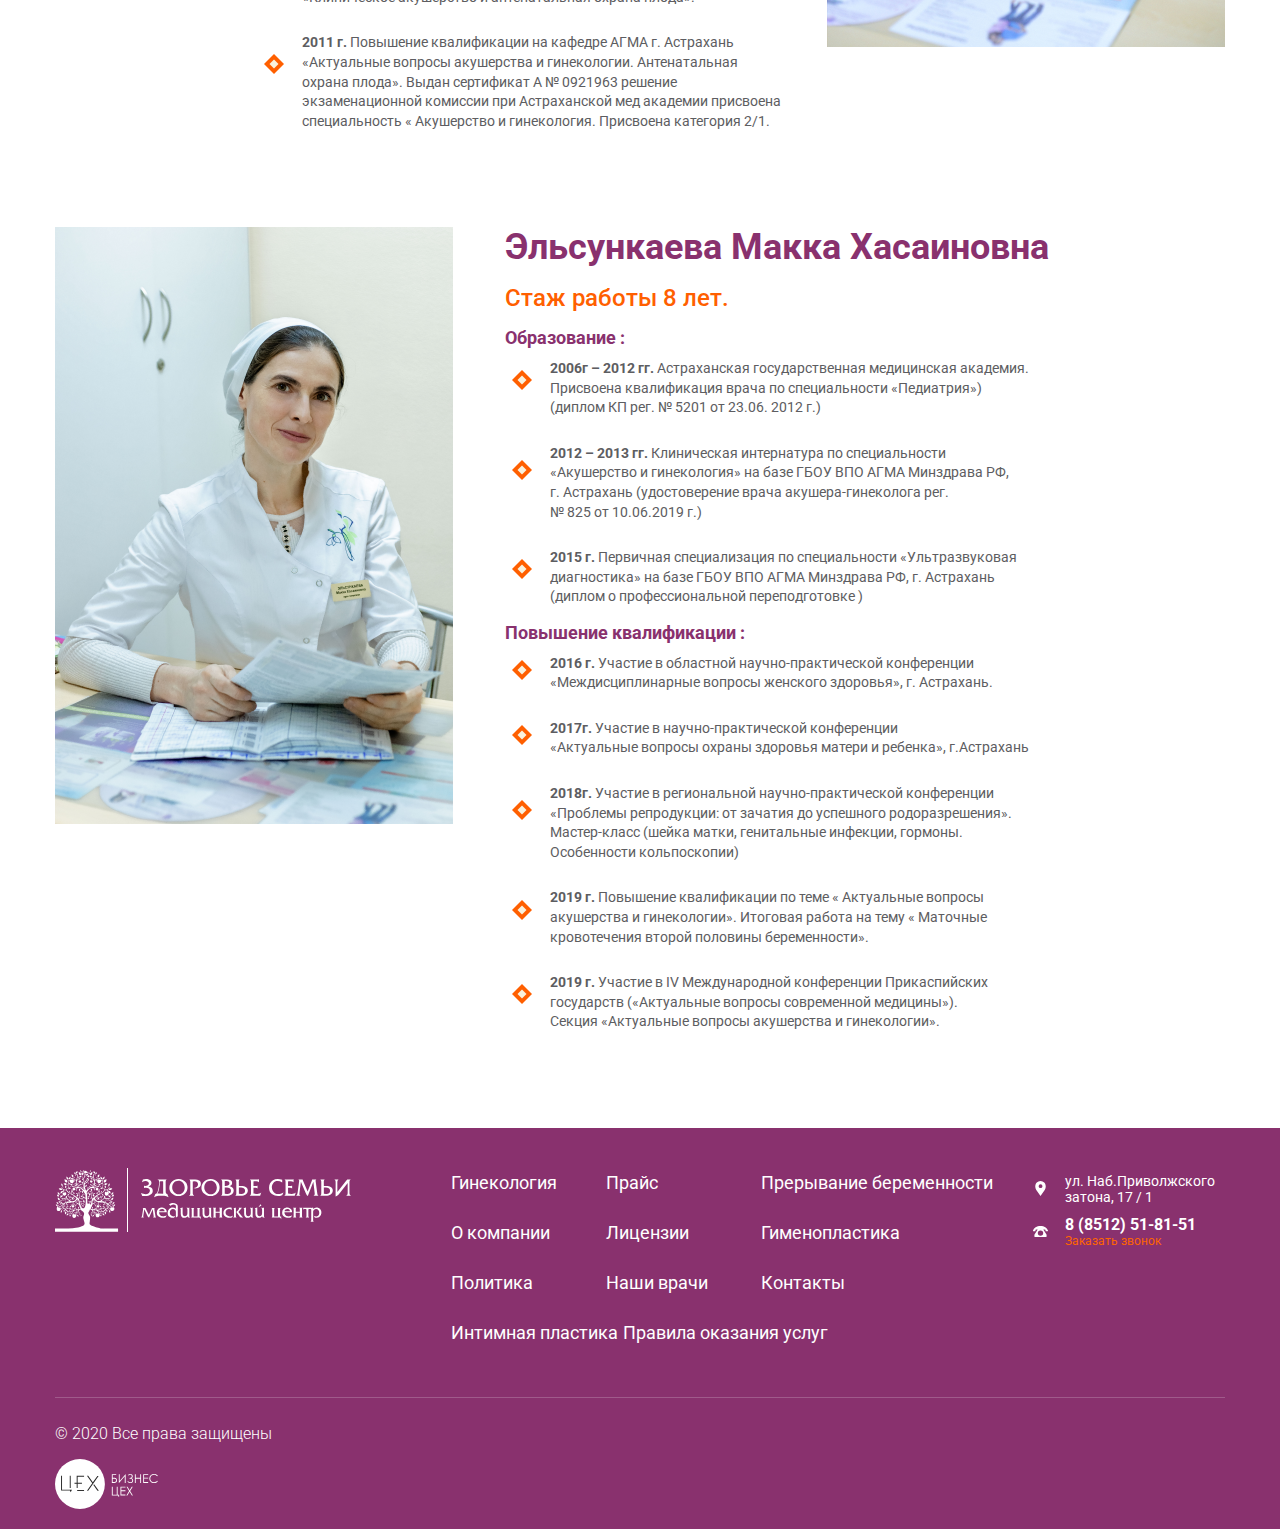
<file: doctors.html>
<!DOCTYPE html>
<html lang="en">
  <head>
		<!-- Yandex.Metrika counter -->
		<script type="text/javascript" >
			(function(m,e,t,r,i,k,a){m[i]=m[i]||function(){(m[i].a=m[i].a||[]).push(arguments)};
			m[i].l=1*new Date();k=e.createElement(t),a=e.getElementsByTagName(t)[0],k.async=1,k.src=r,a.parentNode.insertBefore(k,a)})
			(window, document, "script", "https://mc.yandex.ru/metrika/tag.js", "ym");
		
			ym(56646148, "init", {
				clickmap:true,
				trackLinks:true,
				accurateTrackBounce:true,
				webvisor:true
			});
		</script>
		<noscript><div><img src="https://mc.yandex.ru/watch/56646148" style="position:absolute; left:-9999px;" alt="" /></div></noscript>
		<!-- /Yandex.Metrika counter -->
	<meta charset="UTF-8">
	<title>Курцева Наталья Николаевна, Аблязова Х.Р, Эльсункаева Макка Хасаиновна, врачи медицинского центра «Здоровье семьи» </title>
	<link rel="shortcut icon" href="/leaf.ico" type="image/x-icon">
	<meta name="viewport" content="width=device-width, initial-scale=1, maximum-scale=1">
	<meta name="description" content="Опытные и квалифицированные врачи медицинского центра «Здоровье семьи»
	на которых можно положиться">
	<link href="https://fonts.googleapis.com/css?family=Roboto:300,400,500,700,900&display=swap&subset=cyrillic-ext" rel="stylesheet">
	<link rel="stylesheet" href="css/libs.min.css">	
	<link rel="stylesheet" href="css/main.css">
	<link rel="stylesheet" href="css/doctors.css">	
</head>
<body>
	<header class="header">
		<div class="header__top">
		  <a class="header__logo" href="index.html">
		   	<picture>
			    <img src="img/logo3.jpg" alt="Здоровье семьи">
	  		</picture>
		  </a>
		  <div class="contacts">
		  	<div class="contacts__address">
	  		  <div class="contacts__svg-box">
	  			<svg xmlns="http://www.w3.org/2000/svg" viewBox="0 0 11 15" width="18" height="26">
	  			  <path fill="#ff6500" d="M9.706 8.93L5.503 15 1.295 8.922c-1.57-2.093-1.342-5.547.494-7.383A5.219 5.219 0 015.503 0a5.22 5.22 0 013.715 1.539c1.836 1.836 2.064 5.29.488 7.391zM7.469 5.205a1.92 1.92 0 00-1.917-1.918 1.92 1.92 0 00-1.918 1.918 1.92 1.92 0 001.918 1.917 1.92 1.92 0 001.917-1.917z"></path>
	  			</svg>
	  		  </div>
	  		  <p class="contacts__address-text">ул. Набережная <br/> Пр. затона, 17 / 1</p>
  			</div>
  				<a class="contacts__tel" href="tel:8512518151">
	  			  <div class="contacts__svg-box">
  						<svg xmlns="http://www.w3.org/2000/svg" viewBox="0 0 15 11" width="26" height="20">
   						  <path fill="#ff6500" d="M14.89 5.097a.541.541 0 01-.431.214H13.09a.541.541 0 01-.541-.54v-.913a6.65 6.65 0 00-.985-.359c-.384-.11-.904-.23-1.566-.325a.902.902 0 01.173.197l3.286 5.1a.902.902 0 01.143.489v1.221a.902.902 0 01-.902.902H2.302a.902.902 0 01-.902-.902V8.96c0-.173.05-.343.143-.489l3.286-5.1A.901.901 0 015 3.174a11.61 11.61 0 00-1.567.325 6.66 6.66 0 00-.985.36v.911a.541.541 0 01-.54.541H.54a.541.541 0 01-.52-.687c.358-1.278 1.28-2.457 2.595-3.32C4.005.392 5.694-.09 7.5-.09c3.625 0 6.7 1.938 7.48 4.714a.541.541 0 01-.09.473zM4.794 7.115A2.709 2.709 0 007.5 9.821a2.709 2.709 0 002.706-2.706A2.709 2.709 0 007.5 4.41a2.709 2.709 0 00-2.706 2.706z"></path>
  						</svg>
	  			  </div>
	   			  <span class="contacts__tel--num">8 (8512) 51-81-51</span>
	  			  <span class="contacts__tel--call">Заказать звонок</span>
					</a>
					<div class="contacts__appointment"><button class="appointment--btn">Записаться на прием</button></div>
	  	  </div>		  
		</div>
		<nav class="navigation ">
		  <button class="navigation__btn" type="button">МЕНЮ</button>
		  <ul class="navigation__list" id="panel">
				<li class="navigation__item ">
				  <a class="navigation__link" href="index.html">Гинекология</a>
				</li>
				<div class="delimiter"></div>
				<li class="navigation__item">
				  <a class="navigation__link" href="break-pregnancy.html">Прерывание <br/> беременности</a>
				</li>
				<div class="delimiter"></div>
				<li class="navigation__item ">
				  <a class="navigation__link" href="gimenoplastika.html">Гименопластика</a>
				</li>
				<div class="delimiter"></div>
				<li class="navigation__item ">
				  <a class="navigation__link" href="plastica.html">Интимная <br/> пластика</a>
				</li>
				<div class="delimiter"></div>
				<li class="navigation__item ">
				  <a class="navigation__link" href="uzi.html">Анализы</a>
				</li>
				<div class="delimiter"></div>
				<li class="navigation__item">
				  <a class="navigation__link " href="uzi.html">УЗИ</a>
				</li>
				<div class="delimiter"></div>
				<li class="navigation__item ">
				  <a class="navigation__link navigation__link--active" href="doctors.html">Наши врачи</a>
				</li>
				<div class="delimiter"></div>
				<li class="navigation__item">
				  <a class="navigation__link" href="about_us.html">О компании</a>
				  <ul class="submenu">
				  	<li class="submenu__item">
						  <a class="submenu__link" href="price.html">Прайс</a>
						</li>
						<li class="submenu__item">
						  <a class="submenu__link" href="documents.html">Лицензия и свидетельства</a>
						</li>
						<li class="submenu__item">
						  <a class="submenu__link" href="rules.html">Правила оказания услуг</a>
						</li>
						<li class="submenu__item">
						  <a class="submenu__link" href="info.html">Политика обработки персональных данных</a>
						</li>						
						<li class="submenu__item">
						  <a class="submenu__link" href="contacts.html">Контакты</a>
						</li>
				  </ul>
				</li>			
		  </ul>
		</nav>
		</header>
		<main class="doctors__page">
			<h1 class="doctors--header"><span class="h2-other-color">Наши</span> <span style="color:#fe6700;">Врачи</span></h1>
			<section class="doctors__section">
				<div class="doctor__info doctor__info--left">
					<div class="doctor__foto"><img src="./img/Kurseva.png" alt="doctor Kurseva"></div>
					<div class="doctor__content doctor__content--left">
						<h2>Курцева Наталья Николаевна</h2>
						<h3>Стаж работы 25 лет</h3>
						<ul class="education__list"> Образование :
							<li class="education__item"> <span>1994 гг.</span> Астраханский государственный медицинский <br/>
							                            институт им А.В. Луначарского. Присвоена квалификация врача по <br/>
								                          специальности «Лечебное дело» </li>
							<li class="education__item"> <span>1994-1995 г.</span> Клиническая интернатура Астраханская государственная <br/>
								                          мед академия по специальности «Акушерство и гинекология» )</li>
						</ul>
						<ul class="qualification__list"> Повышение квалификации :
							<li class="qualification__item"><span>1999 г.</span> Повышение квалификации на ФПО Астраханская Медакадемия <br/>
								                              по теме «Неотложная помощь в акушерстве и гинекологии». <br/>
								                              Прошла стажировку на базе областной клинической больницы № 1</li>
							<li class="qualification__item"><span>2004 г.</span> Проходила специализацию <br/>
								                              на ФПО Астраханская Медакадемия по теме <br/>
							                              	«Неотложная помощь в акушерстве и гинекологии»</li>
							<li class="qualification__item"><span>2014 г.</span>  Повышение квалификации <br/>
								                              в ГБОУ ВПОАГМА Минздрава циклу Ту России <br/>
							                                «Неотложная помощь в акушерстве и гинекологии».</li>
							<li class="qualification__item"><span>2014 г.</span>  Повышение квалификации в ФГБОУ ВО <br/>
							                              	Астраханский ГМУ Минздрава России на цикле <br/>
							                              	«Клиническое акушерство и антенатальная охрана плода»</li>
						</ul>
					</div>
				</div>
			</section>
			<section class="doctors__section">
				<div class="doctor__info doctor__info--right">
					<div class="doctor__foto"><img src="./img/Ablazova.png" alt="doctor Ablazova"></div>
					<div class="doctor__content doctor__content--right">
						<h2>Аблязова Х.Р</h2>
						<h3>Стаж работы 50 лет</h3>
						<ul class="education__list"> Образование :
							<li class="education__item"><span>1972-1978 гг.</span> Астраханский государственный медицинский институт им  <br/>
								А.В. Луначарского. Присвоена квалификация врача по специальности <br/>
								«Лечебный факультет по специальности « Акушер - гинеколог » </li>
								<li class="education__item"><span>1978-1979 г.</span> Клиническая интернатура г Зеленодольск ТАССР <br/>
									                          Казанский мед институт им. С.В. Курашова.</li>
						</ul>
						<ul class="qualification__list"> Повышение квалификации :
							<li class="qualification__item"><span>1985 г.</span> Повышение квалификации г. Иркутск цикл <br/> 
							                                «Антенатальная охрана плода».</li>
							<li class="qualification__item"><span>1996 г.</span> Проходила цикл в ОКБ № 1 г. Астрахань <br/>
								                              «Актуальные вопросы в акушерстве и гинекологии. Организация <br/>
								                              акушерско-гинекологической помощи» </li>
							<li class="qualification__item"><span>2000 г.</span> Проходила цикл в ОКБ № 1 г. Астрахань <br/>
								                              «Клиническое акушерство и антенатальная охрана плода »</li>
							<li class="qualification__item"><span>2006 г.</span> Повышение квалификации ФИО АГМА г. Астрахань <br/>
								                              «Клиническое акушерство и антенатальная охрана плода».</li>
							<li class="qualification__item"><span>2011 г.</span> Повышение квалификации на кафедре АГМА г. Астрахань <br/>
																							«Актуальные вопросы акушерства и гинекологии. Антенатальная <br/>
																							охрана плода». Выдан сертификат А № 0921963 решение <br/>
																							экзаменационной комиссии при Астраханской мед академии присвоена <br/>
																							специальность « Акушерство и гинекология. Присвоена категория 2/1.</li>
						</ul>
					</div>
				</div>
			</section>
			<section class="doctors__section doctor__info--left">
				<div class="doctor__info">
					<div class="doctor__foto"><img src="./img/Elsunkaeva.png" alt="doctor Elsunkaeva"></div>
					<div class="doctor__content doctor__content--left">
						<h2>Эльсункаева Макка Хасаиновна</h2>
						<h3>Стаж работы 8 лет.</h3>
						<ul class="education__list"> Образование :
							<li class="education__item">
								<span>2006г – 2012 гг.</span> Астраханская государственная медицинская академия. <br/>
								Присвоена квалификация врача по специальности «Педиатрия») <br/>
								(диплом КП рег. № 5201 от 23.06. 2012 г.)
							</li>
							<li class="education__item"><span>2012 – 2013 гг.</span> Клиническая интернатура по специальности <br/>
								                          «Акушерство и гинекология» на базе ГБОУ ВПО АГМА Минздрава РФ, <br/>
								                          г. Астрахань (удостоверение врача акушера-гинеколога рег. <br/>
							                            	№ 825 от 10.06.2019 г.)</li>
							<li class="education__item"><span>2015 г.</span> Первичная специализация по специальности «Ультразвуковая <br/>
																					диагностика» на базе ГБОУ ВПО АГМА Минздрава РФ, г. Астрахань <br/>
																					(диплом о профессиональной переподготовке )</li>
						</ul>
						<ul class="qualification__list"> Повышение квалификации :
							<li class="qualification__item"><span>2016 г.</span> Участие в областной научно-практической конференции <br/>
								                              «Междисциплинарные вопросы женского здоровья», г. Астрахань.</li>
							<li class="qualification__item"> <span>2017г.</span> Участие в научно-практической конференции <br/>
								                              «Актуальные вопросы охраны здоровья матери и ребенка», г.Астрахань</li>
							<li class="qualification__item"><span>2018г.</span> Участие в региональной научно-практической конференции <br/>
							                              	«Проблемы репродукции: от зачатия до успешного родоразрешения». <br/>
																							Мастер-класс (шейка матки, генитальные инфекции, гормоны. <br/>
																							Особенности кольпоскопии)</li>
							<li class="qualification__item"><span>2019 г.</span>  Повышение квалификации по теме « Актуальные вопросы <br/>
																							акушерства и гинекологии». Итоговая работа на тему « Маточные <br/>
																							кровотечения второй половины беременности».</li>
							<li class="qualification__item"><span>2019 г.</span> Участие в IV Международной конференции Прикаспийских <br/>
								                              государств («Актуальные вопросы современной медицины»). <br/>
								                              Секция «Актуальные вопросы акушерства и гинекологии».</li>
						</ul>
					</div>
				</div>
			</section>
		</main>
		<footer class="footer">
			<div class="footer__content">
				<a class="footer__logo" href="index.html">
				<picture>
					<img src="img/logof.svg" alt="Здоровье семьи">
				</picture>
				</a>
				<nav class="navigation navigation--footer">
					<ul class="navigation__list navigation__list--footer">
						<li class="navigation__item">
							<a class="navigation__link navigation__link--footer navigation__link--active" href="index.html">Гинекология</a>
						</li>                 
						<li class="navigation__item">
							<a class="navigation__link navigation__link--footer" href="price.html">Прайс</a>
						</li>
						<li class="navigation__item">
							<a class="navigation__link navigation__link--footer" href="break-pregnancy.html">Прерывание беременности</a>
						</li>
						<li class="navigation__item">
							<a class="navigation__link navigation__link--footer" href="about_us.html">О компании</a>
						</li>          
						<li class="navigation__item">
							<a class="navigation__link navigation__link--footer" href="documents.html">Лицензии</a>
						</li>
						<li class="navigation__item">
							<a class="navigation__link navigation__link--footer" href="gimenoplastika.html">Гименопластика</a>
						</li>
						<li class="navigation__item">
							<a class="navigation__link navigation__link--footer" href="info.html">Политика</a>
						</li>
						<li class="navigation__item">
							<a class="navigation__link navigation__link--footer" href="doctors.html">Наши врачи</a>
						</li>
						<li class="navigation__item">
							<a class="navigation__link navigation__link--footer" href="contacts.html">Контакты</a>
						</li>
						<li class="navigation__item">
							<a class="navigation__link navigation__link--footer" href="plastica.html">Интимная пластика</a>
						</li> 
						<li class="navigation__item">
							<a class="navigation__link navigation__link--footer" href="rules.html">Правила оказания услуг</a>
						</li>               
					</ul>
				</nav>
				<div class="contacts contacts--footer">
				<div class="contacts__address contacts__address--footer">
					<div class="contacts__svg-box contacts__svg-box--footer">
					<svg class="contacts__svg--footer" xmlns="http://www.w3.org/2000/svg" viewBox="0 0 11 15" width="18" height="26">
						<path class="contacts__svg-path" fill="#ff6500" d="M9.706 8.93L5.503 15 1.295 8.922c-1.57-2.093-1.342-5.547.494-7.383A5.219 5.219 0 015.503 0a5.22 5.22 0 013.715 1.539c1.836 1.836 2.064 5.29.488 7.391zM7.469 5.205a1.92 1.92 0 00-1.917-1.918 1.92 1.92 0 00-1.918 1.918 1.92 1.92 0 001.918 1.917 1.92 1.92 0 001.917-1.917z"></path>
					</svg>
					</div>
					<p class="contacts__address-text contacts__address-text--footer">ул. Наб.Приволжского затона, 17 / 1</p>
				</div>
				<a class="contacts__tel contacts__tel--footer" href="tel:8512518151">
					<div class="contacts__svg-box contacts__svg-box--footer">
					<svg class="contacts__svg--footer" xmlns="http://www.w3.org/2000/svg" viewBox="0 0 15 11" width="26" height="20">
						<path class="contacts__svg-path" fill="#ff6500" d="M14.89 5.097a.541.541 0 01-.431.214H13.09a.541.541 0 01-.541-.54v-.913a6.65 6.65 0 00-.985-.359c-.384-.11-.904-.23-1.566-.325a.902.902 0 01.173.197l3.286 5.1a.902.902 0 01.143.489v1.221a.902.902 0 01-.902.902H2.302a.902.902 0 01-.902-.902V8.96c0-.173.05-.343.143-.489l3.286-5.1A.901.901 0 015 3.174a11.61 11.61 0 00-1.567.325 6.66 6.66 0 00-.985.36v.911a.541.541 0 01-.54.541H.54a.541.541 0 01-.52-.687c.358-1.278 1.28-2.457 2.595-3.32C4.005.392 5.694-.09 7.5-.09c3.625 0 6.7 1.938 7.48 4.714a.541.541 0 01-.09.473zM4.794 7.115A2.709 2.709 0 007.5 9.821a2.709 2.709 0 002.706-2.706A2.709 2.709 0 007.5 4.41a2.709 2.709 0 00-2.706 2.706z"></path>
					</svg>
					</div>
					<span class="contacts__tel--num">8 (8512) 51-81-51</span>
					<span class="contacts__tel--call">Заказать звонок</span>
				</a>
				</div>
			</div>
			<div class="footer__copyright-box">
				<p class="footer__copyright">© 2020 Все права защищены</p>
				<a class="footer__made" href="https://bzcekh.ru/" title="Изготовление интернет сайтов в Астрахани">
					<img src="img/logo-footer.svg" alt="Рекламное агентство «Бизнес Цех»" title="Заказать изготовление интернет сайта в Астрахани" width="117" height="50">
				</a>
			</div>
			</footer>




  
  <script src="js/libs.min.js"></script>
	<script src="js/script.js"></script>

	<!-- Begin LeadBack code {literal} -->
	<script>
		var _emv = _emv || [];
		_emv['campaign'] = 'ed924d520ed1f8a00f98e6b5';
		
		(function() {
			var em = document.createElement('script'); em.type = 'text/javascript'; em.async = true;
			em.src = ('https:' == document.location.protocol ? 'https://' : 'http://') + 'leadback.ru/js/leadback.js';
			var s = document.getElementsByTagName('script')[0]; s.parentNode.insertBefore(em, s);
		})();
	</script>
	<!-- End LeadBack code {/literal} -->
</body>
</html>
</file>
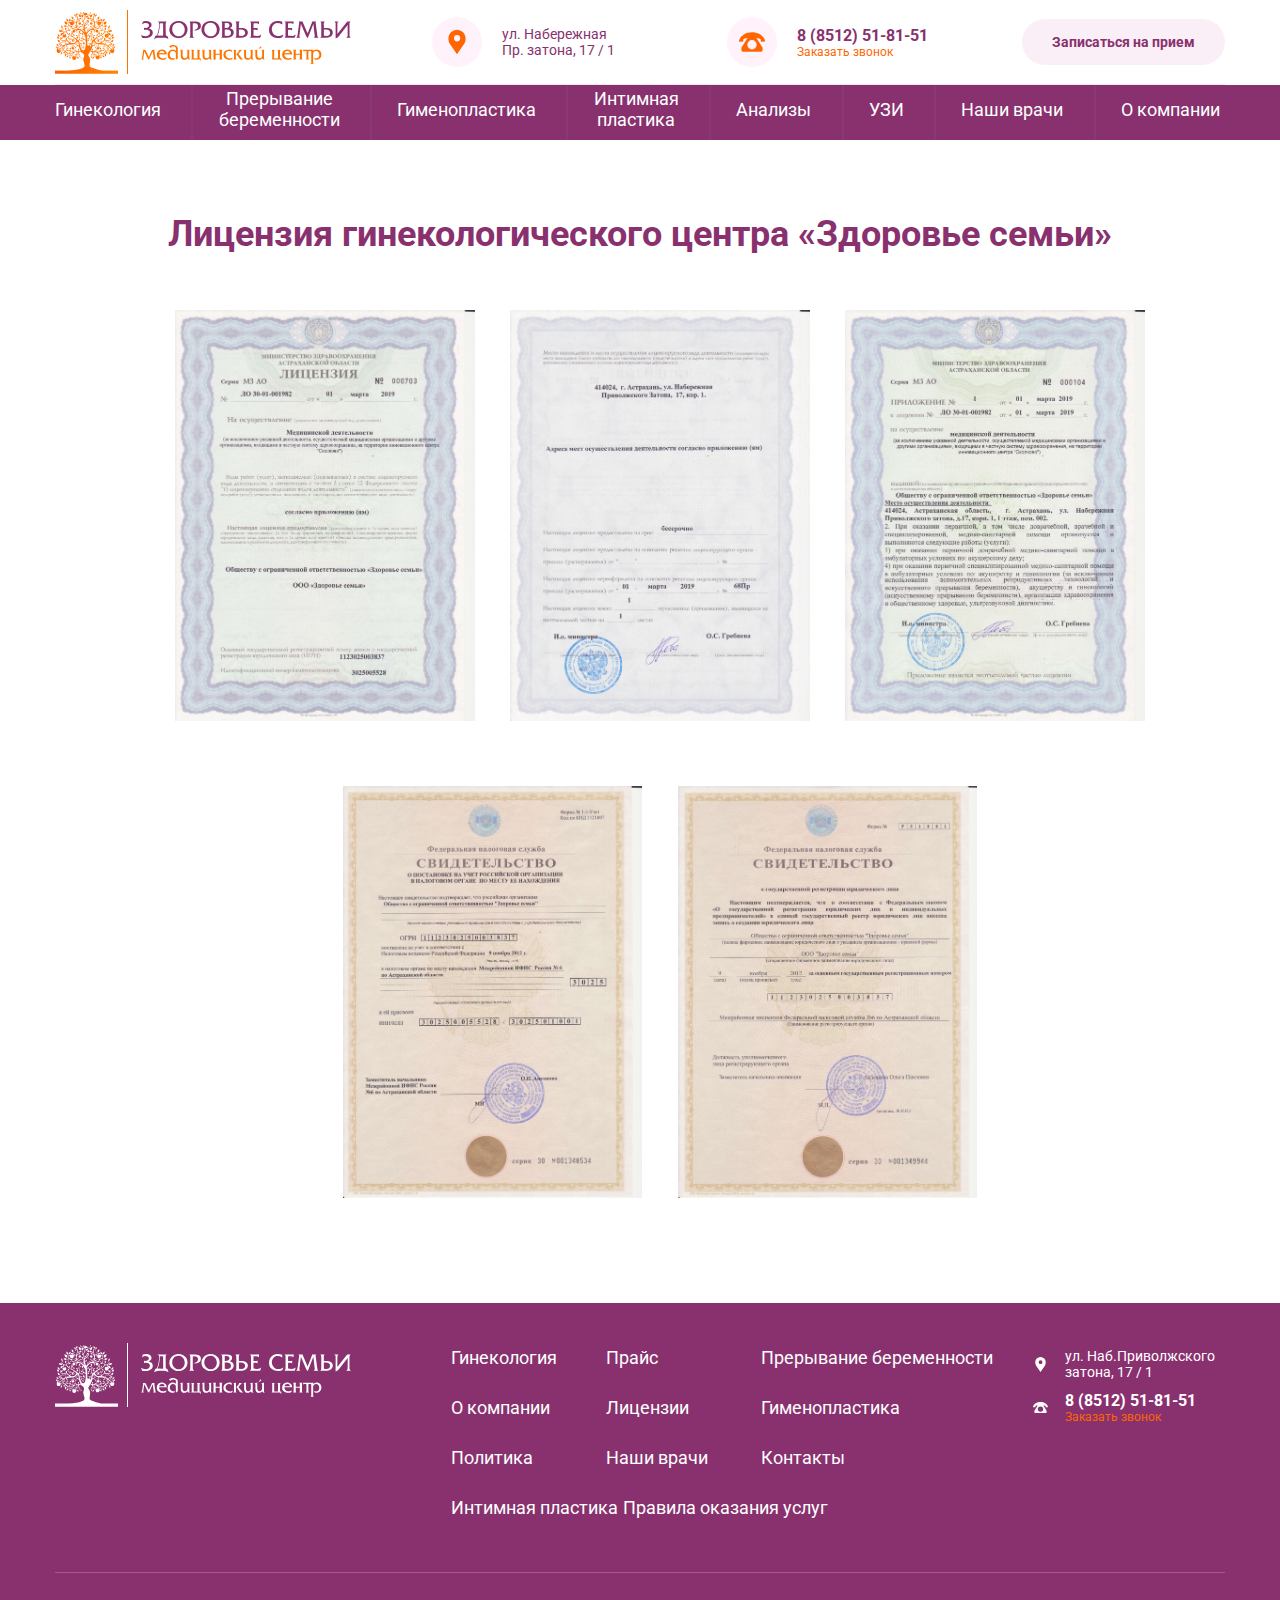
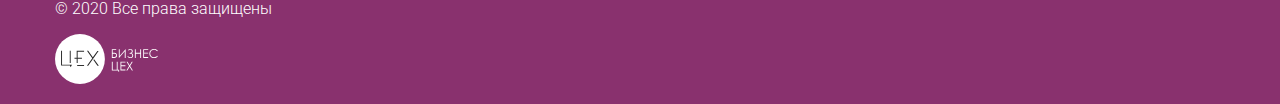
<file: documents.html>
<!DOCTYPE html>
<html lang="ru">
<head>
	<!-- Yandex.Metrika counter -->
	<script type="text/javascript" >
		(function(m,e,t,r,i,k,a){m[i]=m[i]||function(){(m[i].a=m[i].a||[]).push(arguments)};
		m[i].l=1*new Date();k=e.createElement(t),a=e.getElementsByTagName(t)[0],k.async=1,k.src=r,a.parentNode.insertBefore(k,a)})
		(window, document, "script", "https://mc.yandex.ru/metrika/tag.js", "ym");
	
		ym(56646148, "init", {
			clickmap:true,
			trackLinks:true,
			accurateTrackBounce:true,
			webvisor:true
		});
	</script>
	<noscript><div><img src="https://mc.yandex.ru/watch/56646148" style="position:absolute; left:-9999px;" alt="" /></div></noscript>
	<!-- /Yandex.Metrika counter -->
	<meta charset="UTF-8">
	<title>Информация о гинекологическом центре «Здоровье семьи» в Астрахани</title>
	<link rel="shortcut icon" href="/leaf.ico" type="image/x-icon">
	<meta name="viewport" content="width=device-width, initial-scale=1, maximum-scale=1">
	<meta name="description" content="В гинекологическом центре «Здоровье семьи» города Астрахани мы создали все условия для успешного лечения женских заболеваний: высококвалифицированные специалисты постоянно совершенствуют свое мастерство, обновляется парк медицинского оборудования, улучшаются условия для пациентов.">
	<link href="https://fonts.googleapis.com/css?family=Roboto:300,400,500,700,900&display=swap&subset=cyrillic-ext" rel="stylesheet">
	<link rel="stylesheet" href="css/libs.min.css">	
	<link rel="stylesheet" href="css/main.css">

</head>
<body>	
	<header class="header">
		<div class="header__top">
		  <a class="header__logo" href="index.html">
		   	<picture>
			    <img src="img/logo3.jpg" alt="Здоровье семьи">
	  		</picture>
		  </a>
		  <div class="contacts">
		  	<div class="contacts__address">
	  		  <div class="contacts__svg-box">
	  			<svg xmlns="http://www.w3.org/2000/svg" viewBox="0 0 11 15" width="18" height="26">
	  			  <path fill="#ff6500" d="M9.706 8.93L5.503 15 1.295 8.922c-1.57-2.093-1.342-5.547.494-7.383A5.219 5.219 0 015.503 0a5.22 5.22 0 013.715 1.539c1.836 1.836 2.064 5.29.488 7.391zM7.469 5.205a1.92 1.92 0 00-1.917-1.918 1.92 1.92 0 00-1.918 1.918 1.92 1.92 0 001.918 1.917 1.92 1.92 0 001.917-1.917z"></path>
	  			</svg>
	  		  </div>
	  		  <p class="contacts__address-text">ул. Набережная <br/> Пр. затона, 17 / 1</p>
  			</div>
  				<a class="contacts__tel" href="tel:8512518151">
	  			  <div class="contacts__svg-box">
  						<svg xmlns="http://www.w3.org/2000/svg" viewBox="0 0 15 11" width="26" height="20">
   						  <path fill="#ff6500" d="M14.89 5.097a.541.541 0 01-.431.214H13.09a.541.541 0 01-.541-.54v-.913a6.65 6.65 0 00-.985-.359c-.384-.11-.904-.23-1.566-.325a.902.902 0 01.173.197l3.286 5.1a.902.902 0 01.143.489v1.221a.902.902 0 01-.902.902H2.302a.902.902 0 01-.902-.902V8.96c0-.173.05-.343.143-.489l3.286-5.1A.901.901 0 015 3.174a11.61 11.61 0 00-1.567.325 6.66 6.66 0 00-.985.36v.911a.541.541 0 01-.54.541H.54a.541.541 0 01-.52-.687c.358-1.278 1.28-2.457 2.595-3.32C4.005.392 5.694-.09 7.5-.09c3.625 0 6.7 1.938 7.48 4.714a.541.541 0 01-.09.473zM4.794 7.115A2.709 2.709 0 007.5 9.821a2.709 2.709 0 002.706-2.706A2.709 2.709 0 007.5 4.41a2.709 2.709 0 00-2.706 2.706z"></path>
  						</svg>
	  			  </div>
	   			  <span class="contacts__tel--num">8 (8512) 51-81-51</span>
	  			  <span class="contacts__tel--call">Заказать звонок</span>
					</a>
					<div class="contacts__appointment"><button class="appointment--btn">Записаться на прием</button></div>
	  	  </div>		  
		</div>
		<nav class="navigation ">
		  <button class="navigation__btn" type="button">МЕНЮ</button>
		  <ul class="navigation__list" id="panel">
				<li class="navigation__item ">
				  <a class="navigation__link" href="index.html">Гинекология</a>
				</li>
				<div class="delimiter"></div>
				<li class="navigation__item">
				  <a class="navigation__link" href="break-pregnancy.html">Прерывание <br/> беременности</a>
				</li>
				<div class="delimiter"></div>
				<li class="navigation__item ">
				  <a class="navigation__link" href="gimenoplastika.html">Гименопластика</a>
				</li>
				<div class="delimiter"></div>
				<li class="navigation__item ">
				  <a class="navigation__link" href="plastica.html">Интимная <br/> пластика</a>
				</li>
				<div class="delimiter"></div>
				<li class="navigation__item ">
				  <a class="navigation__link" href="uzi.html">Анализы</a>
				</li>
				<div class="delimiter"></div>
				<li class="navigation__item">
				  <a class="navigation__link " href="uzi.html">УЗИ</a>
				</li>
				<div class="delimiter"></div>
				<li class="navigation__item ">
				  <a class="navigation__link" href="doctors.html">Наши врачи</a>
				</li>
				<div class="delimiter"></div>
				<li class="navigation__item">
				  <a class="navigation__link" href="about_us.html">О компании</a>
				  <ul class="submenu">
				  	<li class="submenu__item">
						  <a class="submenu__link" href="price.html">Прайс</a>
						</li>
						<li class="submenu__item">
						  <a class="submenu__link" href="documents.html">Лицензия и свидетельства</a>
						</li>
						<li class="submenu__item">
						  <a class="submenu__link" href="rules.html">Правила оказания услуг</a>
						</li>
						<li class="submenu__item">
						  <a class="submenu__link" href="info.html">Политика обработки персональных данных</a>
						</li>						
						<li class="submenu__item">
						  <a class="submenu__link" href="contacts.html">Контакты</a>
						</li>
				  </ul>
				</li>			
		  </ul>
		</nav>
	  </header>
	<main class="main-page">
			<section class="block_info">
				<div class="in_block_info">
                    <h1 class="h1_contacts">Лицензия гинекологического центра «Здоровье семьи»</h1>
                    
                    <ul class="ulLicense">
                        <li>
                            <a href="/images/license-title-side.jpeg" target="_blank"><img src="images/license-title-side.jpeg"></a>
                        </li>
                        <li>
                            <a href="/images/license-other-side.jpeg" target="_blank"><img src="images/license-other-side.jpeg"></a>
                        </li>
                        <li>
                            <a href="/images/license-application.jpeg" target="_blank"><img src="images/license-application.jpeg"></a>
                        </li>
                        <li>
                            <a href="/images/ogrn.jpeg" target="_blank"><img src="images/ogrn.jpeg"></a>
                        </li>
                        <li>
                            <a href="/images/inn.jpeg" target="_blank"><img src="images/inn.jpeg"></a>
                        </li>
                    </ul>
                    
				</div>
			</section>
		</main>


	<!--
	<footer  class="footer">
			<div class="in_footer">
				<div class="footer_menu">
					<ul>
						<li class="navigation__item">
							<a class="navigation__link" href="index.html">Гинекология</a>
						</li>
						<li class="navigation__item">
							<a class="navigation__link" href="break-pregnancy.html">Прерывание<br>беременности</a>
						</li>
                        <li class="navigation__item">
                            <a class="navigation__link" href="price.html">Прайс</a>
                        </li>
						<li class="navigation__item">
							<a class="navigation__link navigation__link--active" href="about_us.html">О компании</a>
						</li>
						<li class="navigation__item">
							<a class="navigation__link" href="info.html">Документы</a>
						</li>
						<li class="navigation__item">
							<a class="navigation__link" href="contacts.html">Контакты</a>
						</li>
					</ul>
				</div>
				<div class="footer_info">
					<div class="footer_logo">
						<a href="index.html"><img src="img/logo2.jpg"></a>
					</div>
					<div class="footer_contacts">
						<ul>
							<li>(8512) 51-81-51</li>
							<li>ул. Наб. Приволжского затона, 17/1</li>
						</ul>
					</div>
				</div>
				<br style="clear: both;">
			</div>
		</footer>
		-->
		<footer class="footer">
			<div class="footer__content">
			  <a class="footer__logo" href="index.html">
				<picture>
				  <img src="img/logof.svg" alt="Здоровье семьи">
				</picture>
			  </a>
			  <nav class="navigation navigation--footer">
	        <ul class="navigation__list navigation__list--footer">
	          <li class="navigation__item">
	            <a class="navigation__link navigation__link--footer" href="index.html">Гинекология</a>
	          </li>                 
	          <li class="navigation__item">
	            <a class="navigation__link navigation__link--footer" href="price.html">Прайс</a>
	          </li>
	          <li class="navigation__item">
	            <a class="navigation__link navigation__link--footer" href="break-pregnancy.html">Прерывание беременности</a>
	          </li>
	          <li class="navigation__item">
	            <a class="navigation__link navigation__link--footer" href="about_us.html">О компании</a>
	          </li>          
	          <li class="navigation__item">
	            <a class="navigation__link navigation__link--footer" href="documents.html">Лицензии</a>
	          </li>
	          <li class="navigation__item">
	            <a class="navigation__link navigation__link--footer" href="gimenoplastika.html">Гименопластика</a>
	          </li>
	          <li class="navigation__item">
	            <a class="navigation__link navigation__link--footer" href="info.html">Политика</a>
						</li>
						<li class="navigation__item">
							<a class="navigation__link navigation__link--footer" href="doctors.html">Наши врачи</a>
						</li>
	          <li class="navigation__item">
	            <a class="navigation__link navigation__link--footer" href="contacts.html">Контакты</a>
	          </li>
	          <li class="navigation__item">
						  <a class="navigation__link navigation__link--footer" href="plastica.html">Интимная пластика</a>
						</li> 
	          <li class="navigation__item">
	            <a class="navigation__link navigation__link--footer" href="rules.html">Правила оказания услуг</a>
	          </li>               
	        </ul>
	      </nav>
			  <div class="contacts contacts--footer">
				<div class="contacts__address contacts__address--footer">
				  <div class="contacts__svg-box contacts__svg-box--footer">
					<svg class="contacts__svg--footer" xmlns="http://www.w3.org/2000/svg" viewBox="0 0 11 15" width="18" height="26">
					  <path class="contacts__svg-path" fill="#ff6500" d="M9.706 8.93L5.503 15 1.295 8.922c-1.57-2.093-1.342-5.547.494-7.383A5.219 5.219 0 015.503 0a5.22 5.22 0 013.715 1.539c1.836 1.836 2.064 5.29.488 7.391zM7.469 5.205a1.92 1.92 0 00-1.917-1.918 1.92 1.92 0 00-1.918 1.918 1.92 1.92 0 001.918 1.917 1.92 1.92 0 001.917-1.917z"></path>
					</svg>
				  </div>
				  <p class="contacts__address-text contacts__address-text--footer">ул. Наб.Приволжского затона, 17 / 1</p>
				</div>
				<a class="contacts__tel contacts__tel--footer" href="tel:8512518151">
				  <div class="contacts__svg-box contacts__svg-box--footer">
					<svg class="contacts__svg--footer" xmlns="http://www.w3.org/2000/svg" viewBox="0 0 15 11" width="26" height="20">
					  <path class="contacts__svg-path" fill="#ff6500" d="M14.89 5.097a.541.541 0 01-.431.214H13.09a.541.541 0 01-.541-.54v-.913a6.65 6.65 0 00-.985-.359c-.384-.11-.904-.23-1.566-.325a.902.902 0 01.173.197l3.286 5.1a.902.902 0 01.143.489v1.221a.902.902 0 01-.902.902H2.302a.902.902 0 01-.902-.902V8.96c0-.173.05-.343.143-.489l3.286-5.1A.901.901 0 015 3.174a11.61 11.61 0 00-1.567.325 6.66 6.66 0 00-.985.36v.911a.541.541 0 01-.54.541H.54a.541.541 0 01-.52-.687c.358-1.278 1.28-2.457 2.595-3.32C4.005.392 5.694-.09 7.5-.09c3.625 0 6.7 1.938 7.48 4.714a.541.541 0 01-.09.473zM4.794 7.115A2.709 2.709 0 007.5 9.821a2.709 2.709 0 002.706-2.706A2.709 2.709 0 007.5 4.41a2.709 2.709 0 00-2.706 2.706z"></path>
					</svg>
				  </div>
				  <span class="contacts__tel--num">8 (8512) 51-81-51</span>
				  <span class="contacts__tel--call">Заказать звонок</span>
				</a>
			  </div>
			</div>
			<div class="footer__copyright-box">
			  <p class="footer__copyright">© 2020 Все права защищены</p>
			  <a class="footer__made" href="https://bzcekh.ru/" title="Изготовление интернет сайтов в Астрахани">
			  	<img src="img/logo-footer.svg" alt="Рекламное агентство «Бизнес Цех»" title="Заказать изготовление интернет сайта в Астрахани" width="117" height="50">
			  </a>
			</div>
		  </footer>
	<script src="js/libs.min.js"></script>
	<script src="js/script.js"></script>

	<!-- Begin LeadBack code {literal} -->
	<script>
		var _emv = _emv || [];
		_emv['campaign'] = 'ed924d520ed1f8a00f98e6b5';
		
		(function() {
			var em = document.createElement('script'); em.type = 'text/javascript'; em.async = true;
			em.src = ('https:' == document.location.protocol ? 'https://' : 'http://') + 'leadback.ru/js/leadback.js';
			var s = document.getElementsByTagName('script')[0]; s.parentNode.insertBefore(em, s);
		})();
	</script>
	<!-- End LeadBack code {/literal} -->
</body>
</html>
</file>
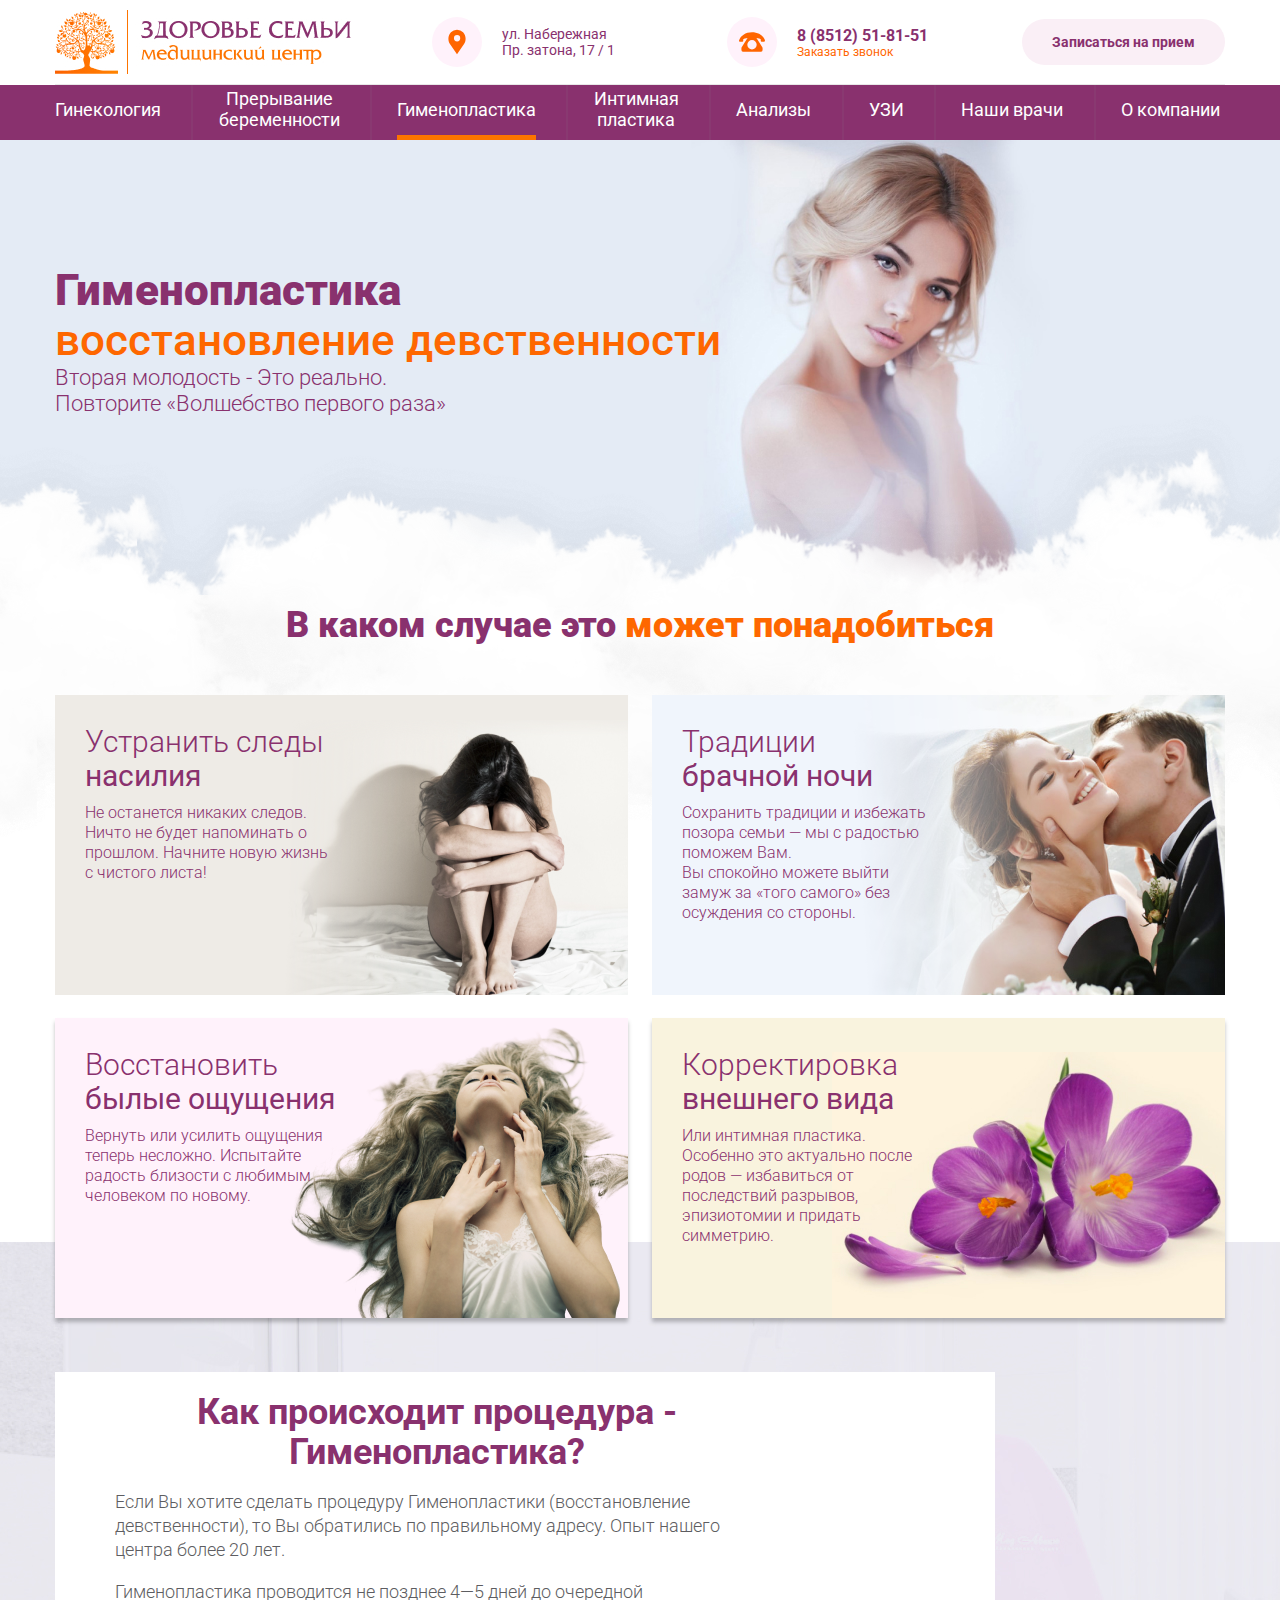
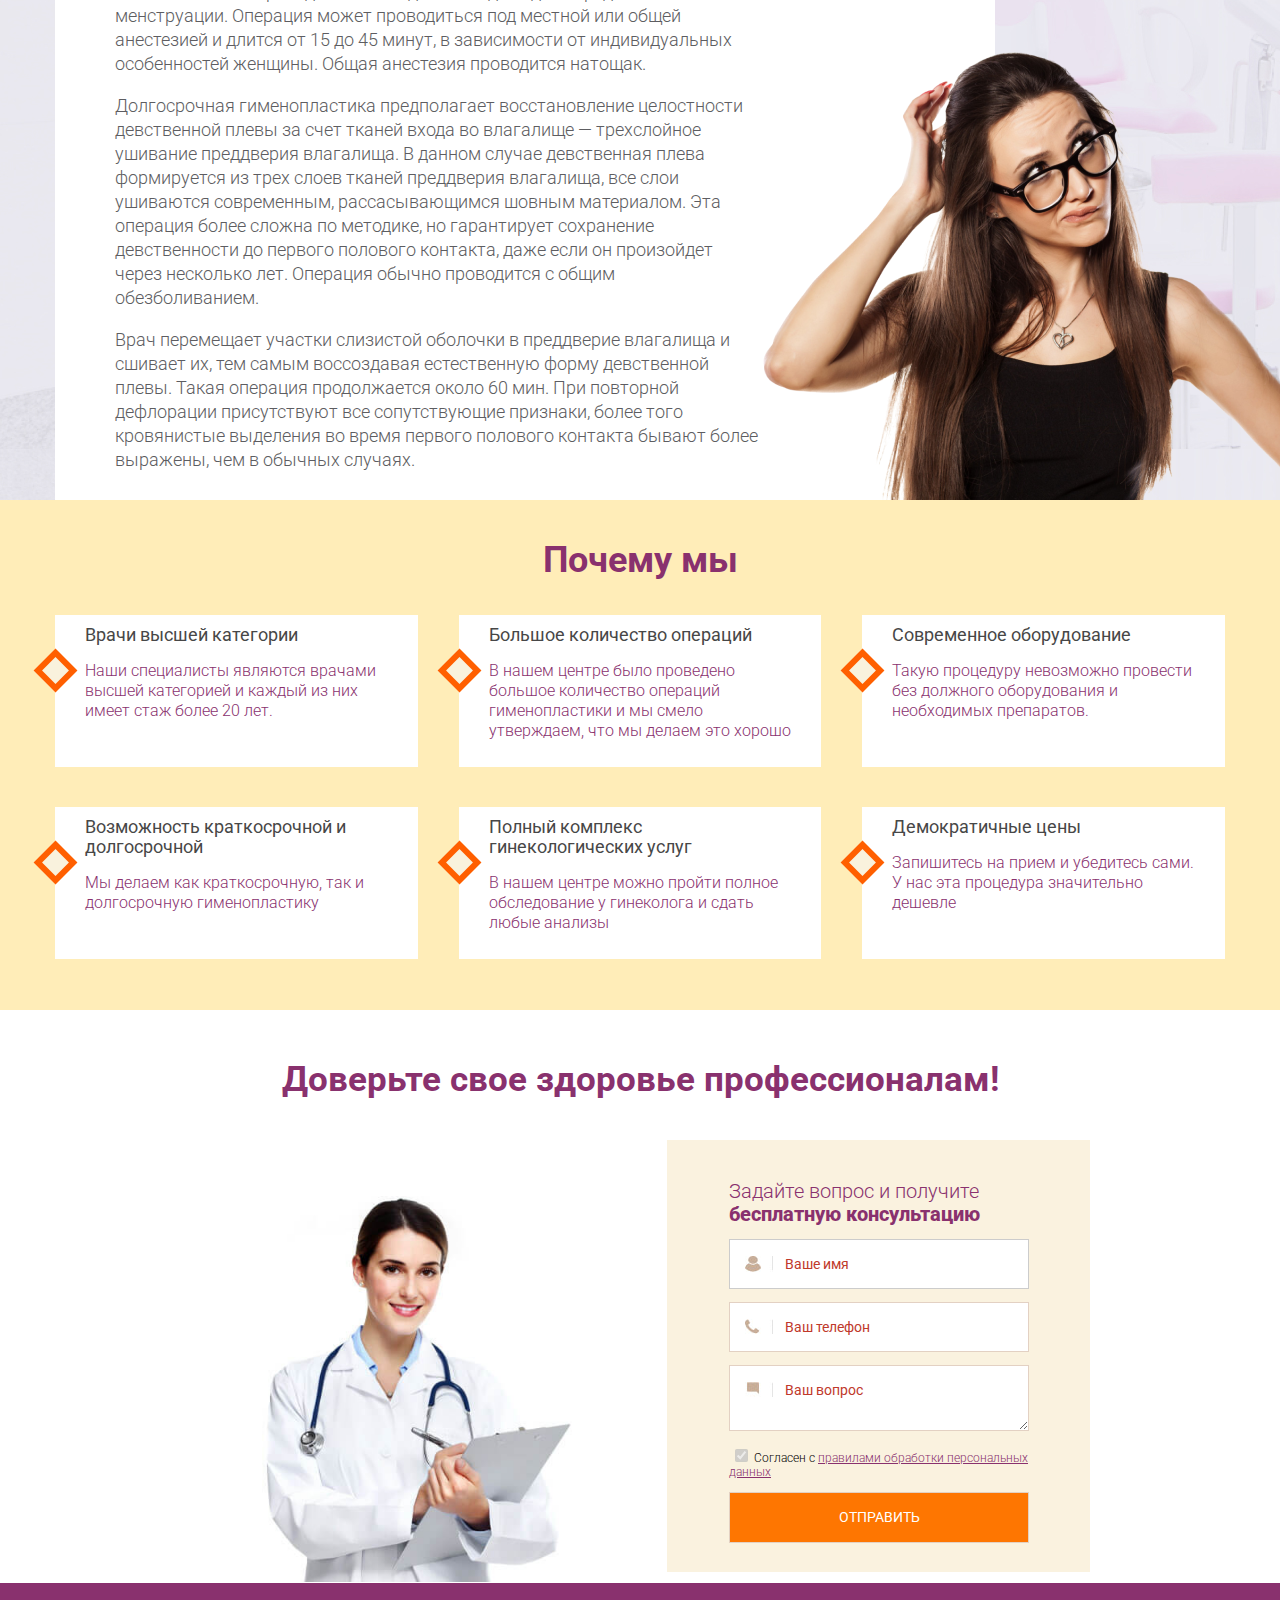
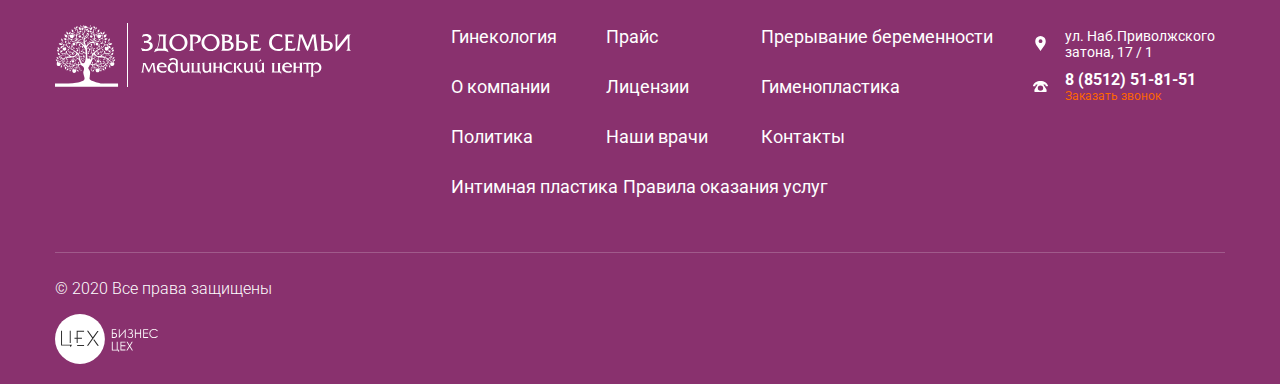
<file: gimenoplastika.html>
<!DOCTYPE html>
<html lang="ru">
<head>
	<!-- Yandex.Metrika counter -->
	<script type="text/javascript" >
		(function(m,e,t,r,i,k,a){m[i]=m[i]||function(){(m[i].a=m[i].a||[]).push(arguments)};
		m[i].l=1*new Date();k=e.createElement(t),a=e.getElementsByTagName(t)[0],k.async=1,k.src=r,a.parentNode.insertBefore(k,a)})
		(window, document, "script", "https://mc.yandex.ru/metrika/tag.js", "ym");
	
		ym(56646148, "init", {
			clickmap:true,
			trackLinks:true,
			accurateTrackBounce:true,
			webvisor:true
		});
	</script>
	<noscript><div><img src="https://mc.yandex.ru/watch/56646148" style="position:absolute; left:-9999px;" alt="" /></div></noscript>
	<!-- /Yandex.Metrika counter -->
	<meta charset="UTF-8">
	<title>Гименопластика — восстановление девственности в Астрахани. Краткосрочная и долгосрочная.</title>	
	<link rel="shortcut icon" href="/leaf.ico" type="image/x-icon">
	<meta name="viewport" content="width=device-width, initial-scale=1, maximum-scale=1">
	<meta name="description" content="Если Вы хотите сделать процедуру Гименопластики (восстановление девственности), то Вы обратились по правильному адресу. Опыт нашего центра более 20 лет.">
	<link href="https://fonts.googleapis.com/css?family=Roboto:300,400,500,700,900&display=swap&subset=cyrillic-ext" rel="stylesheet">
	<link rel="stylesheet" href="css/libs.min.css">	
	<link rel="stylesheet" href="css/main.css">
	<link rel="stylesheet" href="css/style.min.css">
	<script src="js/jquery-1.2.3.pack.js"></script>
	<script src="js/runonload.js"></script>
	<script src="js/tutorial.js"></script>
</head>
<body>
	<header class="header">
		<div class="header__top">
		  <a class="header__logo" href="index.html">
		   	<picture>
			    <img src="img/logo3.jpg" alt="Здоровье семьи">
	  		</picture>
		  </a>
		  <div class="contacts">
		  	<div class="contacts__address">
	  		  <div class="contacts__svg-box">
	  			<svg xmlns="http://www.w3.org/2000/svg" viewBox="0 0 11 15" width="18" height="26">
	  			  <path fill="#ff6500" d="M9.706 8.93L5.503 15 1.295 8.922c-1.57-2.093-1.342-5.547.494-7.383A5.219 5.219 0 015.503 0a5.22 5.22 0 013.715 1.539c1.836 1.836 2.064 5.29.488 7.391zM7.469 5.205a1.92 1.92 0 00-1.917-1.918 1.92 1.92 0 00-1.918 1.918 1.92 1.92 0 001.918 1.917 1.92 1.92 0 001.917-1.917z"></path>
	  			</svg>
	  		  </div>
	  		  <p class="contacts__address-text">ул. Набережная <br/> Пр. затона, 17 / 1</p>
  			</div>
  				<a class="contacts__tel" href="tel:8512518151">
	  			  <div class="contacts__svg-box">
  						<svg xmlns="http://www.w3.org/2000/svg" viewBox="0 0 15 11" width="26" height="20">
   						  <path fill="#ff6500" d="M14.89 5.097a.541.541 0 01-.431.214H13.09a.541.541 0 01-.541-.54v-.913a6.65 6.65 0 00-.985-.359c-.384-.11-.904-.23-1.566-.325a.902.902 0 01.173.197l3.286 5.1a.902.902 0 01.143.489v1.221a.902.902 0 01-.902.902H2.302a.902.902 0 01-.902-.902V8.96c0-.173.05-.343.143-.489l3.286-5.1A.901.901 0 015 3.174a11.61 11.61 0 00-1.567.325 6.66 6.66 0 00-.985.36v.911a.541.541 0 01-.54.541H.54a.541.541 0 01-.52-.687c.358-1.278 1.28-2.457 2.595-3.32C4.005.392 5.694-.09 7.5-.09c3.625 0 6.7 1.938 7.48 4.714a.541.541 0 01-.09.473zM4.794 7.115A2.709 2.709 0 007.5 9.821a2.709 2.709 0 002.706-2.706A2.709 2.709 0 007.5 4.41a2.709 2.709 0 00-2.706 2.706z"></path>
  						</svg>
	  			  </div>
	   			  <span class="contacts__tel--num">8 (8512) 51-81-51</span>
	  			  <span class="contacts__tel--call">Заказать звонок</span>
					</a>
					<div class="contacts__appointment"><button class="appointment--btn">Записаться на прием</button></div>
	  	  </div>		  
		</div>
		<nav class="navigation ">
		  <button class="navigation__btn" type="button">МЕНЮ</button>
		  <ul class="navigation__list" id="panel">
				<li class="navigation__item ">
				  <a class="navigation__link" href="index.html">Гинекология</a>
				</li>
				<div class="delimiter"></div>
				<li class="navigation__item">
				  <a class="navigation__link" href="break-pregnancy.html">Прерывание <br/> беременности</a>
				</li>
				<div class="delimiter"></div>
				<li class="navigation__item ">
				  <a class="navigation__link navigation__link--active" href="gimenoplastika.html">Гименопластика</a>
				</li>
				<div class="delimiter"></div>
				<li class="navigation__item ">
				  <a class="navigation__link" href="plastica.html">Интимная <br/> пластика</a>
				</li>
				<div class="delimiter"></div>
				<li class="navigation__item ">
				  <a class="navigation__link" href="uzi.html">Анализы</a>
				</li>
				<div class="delimiter"></div>
				<li class="navigation__item">
				  <a class="navigation__link " href="uzi.html">УЗИ</a>
				</li>
				<div class="delimiter"></div>
				<li class="navigation__item ">
				  <a class="navigation__link" href="doctors.html">Наши врачи</a>
				</li>
				<div class="delimiter"></div>
				<li class="navigation__item">
				  <a class="navigation__link" href="about_us.html">О компании</a>
				  <ul class="submenu">
				  	<li class="submenu__item">
						  <a class="submenu__link" href="price.html">Прайс</a>
						</li>
						<li class="submenu__item">
						  <a class="submenu__link" href="documents.html">Лицензия и свидетельства</a>
						</li>
						<li class="submenu__item">
						  <a class="submenu__link" href="rules.html">Правила оказания услуг</a>
						</li>
						<li class="submenu__item">
						  <a class="submenu__link" href="info.html">Политика обработки персональных данных</a>
						</li>						
						<li class="submenu__item">
						  <a class="submenu__link" href="contacts.html">Контакты</a>
						</li>
				  </ul>
				</li>			
		  </ul>
		</nav>
	  </header>
	<main class="main-page">		
		<section class="banner banner--page2">			
      <div class="banner__wrapper">      	
      	<h1 class="banner__text" style="text-align: left;">Гименопластика
					<p class="banner__text banner__text--2">восстановление девственности</p>        	
        </h1>               
        <h2 class="banner__text banner__text--3" style="text-align: left;">Вторая молодость - Это реально. <br>Повторите «Волшебство первого раза»</h2>  
      </div>
    </section>
    <section class="block1">
      <h2 class="block1__title">В каком случае это <span>может понадобиться</span></h2>
      <ul class="block1__list">
        <li>
          <h3 class="block1__card-title">Устранить следы <br><b>насилия</b></h3>
          <p class="block1__card-text">Не останется никаких следов. Ничто не будет напоминать о прошлом. Начните новую жизнь с чистого листа!</p>
        </li>
        <li>
          <h3 class="block1__card-title">Традиции <br><b>брачной ночи</b></h3>
          <p class="block1__card-text">
          	Сохранить традиции и избежать позора семьи — мы с радостью поможем Вам. 
          </p>
          <p class="block1__card-text">
          	Вы спокойно можете выйти замуж за «того самого» без осуждения со стороны.
          </p>
        </li>
        <li>
          <h3 class="block1__card-title">Восстановить <br><b>былые ощущения</b></h3>
          <p class="block1__card-text">Вернуть или усилить ощущения теперь несложно. Испытайте радость близости с любимым человеком по новому.</p>
        </li>
        <li>
          <h3 class="block1__card-title">Корректировка <br><b>внешнего вида</b></h3>
          <p class="block1__card-text">Или интимная пластика. Особенно это актуально после родов — избавиться от последствий разрывов, эпизиотомии и придать симметрию.</p>
        </li>
      </ul>
    </section>
    <section class="block2">
      <div class="block2__wrapper">
        <div class="block2__content">
          <h2 class="block2__title">Как происходит процедура - Гименопластика?</h2>
          <p class="block2__text">
          	Если Вы хотите сделать процедуру Гименопластики (восстановление девственности), то Вы обратились по правильному адресу. Опыт нашего центра более 20 лет.
          </p>
          <p class="block2__text">
            Гименопластика проводится не позднее 4—5 дней до очередной менструации. Операция может проводиться под местной или общей анестезией и длится от 15 до 45 минут, в зависимости от индивидуальных особенностей женщины. Общая анестезия проводится натощак.
          </p>
          <p class="block2__text">
            Долгосрочная гименопластика предполагает восстановление целостности девственной плевы за счет тканей входа во влагалище — трехслойное ушивание преддверия влагалища. В данном случае девственная плева формируется из трех слоев тканей преддверия влагалища, все слои ушиваются современным, рассасывающимся шовным материалом.
            Эта операция более сложна по методике, но гарантирует сохранение девственности до первого полового контакта, даже если он произойдет через несколько лет. Операция обычно проводится с общим обезболиванием.
          </p>
          <p class="block2__text">
            Врач перемещает участки слизистой оболочки в преддверие влагалища
            и сшивает их, тем самым воссоздавая естественную форму девственной плевы. Такая операция продолжается около 60 мин. При повторной дефлорации присутствуют все сопутствующие признаки, более того кровянистые выделения во время первого полового контакта бывают более выражены, чем в обычных случаях.
          </p>
        </div>
      </div>
    </section>
    <section class="block3">
      <div class="block3__wrapper">
        <h2 class="block3__title">Почему мы</h2>
        <ul class="block3__list">
          <li>
            <h3 class="block3__item-title">Врачи высшей категории</h3>
            <p class="block3__item-text">
              Наши специалисты являются врачами высшей категорией и каждый из них имеет стаж более 20 лет.
            </p>
          </li>
          <li>
            <h3 class="block3__item-title">Большое количество операций</h3>
            <p class="block3__item-text">
              В нашем центре было проведено большое количество операций гименопластики и мы смело утверждаем, что мы делаем это хорошо
            </p>
          </li>
          <li>
            <h3 class="block3__item-title">Современное оборудование</h3>
            <p class="block3__item-text">
              Такую процедуру невозможно провести без должного оборудования и необходимых препаратов. 
            </p>
          </li>
          <li>
            <h3 class="block3__item-title">Возможность краткосрочной и долгосрочной</h3>
            <p class="block3__item-text">
              Мы делаем как краткосрочную, так и долгосрочную гименопластику
            </p>
          </li>
          <li>
            <h3 class="block3__item-title">Полный комплекс гинекологических услуг</h3>
            <p class="block3__item-text">
              В нашем центре можно пройти полное обследование у гинеколога и сдать любые анализы
            </p>
          </li>
          <li>
            <h3 class="block3__item-title">Демократичные цены</h3>
            <p class="block3__item-text">
              Запишитесь на прием и убедитесь сами. У нас эта процедура значительно дешевле
            </p>
          </li>
        </ul>
      </div>
    </section>
    <section class="block_question">
			<div class="in_block_question">
				<h2>Доверьте свое здоровье профессионалам!</h2>				
				<div class="block_form" id="contact_form">
					<form method="POST" name="contact" action="">
						<fieldset>
							<legend>Задайте вопрос и получите</br><span>бесплатную консультацию</span></legend>

							<input type="text" id="name" name="name" placeholder="Ваше имя" class="text-input">
							<label class="error" for="name" id="name_error">Обязательное поле для заполнения.</label>

							<input type="text" id="phone" name="phone" placeholder="Ваш телефон" class="text-input">
							<label class="error" for="phone" id="phone_error">Обязательное поле для заполнения.</label>

							<textarea id="text" name="text" placeholder="Ваш вопрос" class="text-input"></textarea>
							<div class="text_police_check">
								<input type="checkbox" checked disabled>Согласен с <a href="info.html" target="_blank">правилами обработки персональных данных</a>
							</div>
							<input type="submit" id="submit_btn" name="submit" class="button" value="ОТПРАВИТЬ">
						</fieldset>
					</form>
				</div>
			</div>
		</section>
	</main>

	<footer class="footer">
		<div class="footer__content">
		  <a class="footer__logo" href="index.html">
			<picture>
			  <img src="img/logof.svg" alt="Здоровье семьи">
			</picture>
		  </a>
		  <nav class="navigation navigation--footer">
        <ul class="navigation__list navigation__list--footer">
          <li class="navigation__item">
            <a class="navigation__link navigation__link--footer" href="index.html">Гинекология</a>
          </li>                 
          <li class="navigation__item">
            <a class="navigation__link navigation__link--footer" href="price.html">Прайс</a>
          </li>
          <li class="navigation__item">
            <a class="navigation__link navigation__link--footer" href="break-pregnancy.html">Прерывание беременности</a>
          </li>
          <li class="navigation__item">
            <a class="navigation__link navigation__link--footer" href="about_us.html">О компании</a>
          </li>          
          <li class="navigation__item">
            <a class="navigation__link navigation__link--footer" href="documents.html">Лицензии</a>
          </li>
          <li class="navigation__item">
            <a class="navigation__link navigation__link--footer" href="gimenoplastika.html">Гименопластика</a>
          </li>
          <li class="navigation__item">
            <a class="navigation__link navigation__link--footer" href="info.html">Политика</a>
					</li>
					<li class="navigation__item">
            <a class="navigation__link navigation__link--footer" href="doctors.html">Наши врачи</a>
          </li>
          <li class="navigation__item">
            <a class="navigation__link navigation__link--footer" href="contacts.html">Контакты</a>
          </li>
          <li class="navigation__item">
					  <a class="navigation__link navigation__link--footer" href="plastica.html">Интимная пластика</a>
					</li> 
          <li class="navigation__item">
            <a class="navigation__link navigation__link--footer" href="rules.html">Правила оказания услуг</a>
          </li>               
        </ul>
      </nav>
		  <div class="contacts contacts--footer">
			<div class="contacts__address contacts__address--footer">
			  <div class="contacts__svg-box contacts__svg-box--footer">
				<svg class="contacts__svg--footer" xmlns="http://www.w3.org/2000/svg" viewBox="0 0 11 15" width="18" height="26">
				  <path class="contacts__svg-path" fill="#ff6500" d="M9.706 8.93L5.503 15 1.295 8.922c-1.57-2.093-1.342-5.547.494-7.383A5.219 5.219 0 015.503 0a5.22 5.22 0 013.715 1.539c1.836 1.836 2.064 5.29.488 7.391zM7.469 5.205a1.92 1.92 0 00-1.917-1.918 1.92 1.92 0 00-1.918 1.918 1.92 1.92 0 001.918 1.917 1.92 1.92 0 001.917-1.917z"></path>
				</svg>
			  </div>
			  <p class="contacts__address-text contacts__address-text--footer">ул. Наб.Приволжского затона, 17 / 1</p>
			</div>
			<a class="contacts__tel contacts__tel--footer" href="tel:8512518151">
			  <div class="contacts__svg-box contacts__svg-box--footer">
				<svg class="contacts__svg--footer" xmlns="http://www.w3.org/2000/svg" viewBox="0 0 15 11" width="26" height="20">
				  <path class="contacts__svg-path" fill="#ff6500" d="M14.89 5.097a.541.541 0 01-.431.214H13.09a.541.541 0 01-.541-.54v-.913a6.65 6.65 0 00-.985-.359c-.384-.11-.904-.23-1.566-.325a.902.902 0 01.173.197l3.286 5.1a.902.902 0 01.143.489v1.221a.902.902 0 01-.902.902H2.302a.902.902 0 01-.902-.902V8.96c0-.173.05-.343.143-.489l3.286-5.1A.901.901 0 015 3.174a11.61 11.61 0 00-1.567.325 6.66 6.66 0 00-.985.36v.911a.541.541 0 01-.54.541H.54a.541.541 0 01-.52-.687c.358-1.278 1.28-2.457 2.595-3.32C4.005.392 5.694-.09 7.5-.09c3.625 0 6.7 1.938 7.48 4.714a.541.541 0 01-.09.473zM4.794 7.115A2.709 2.709 0 007.5 9.821a2.709 2.709 0 002.706-2.706A2.709 2.709 0 007.5 4.41a2.709 2.709 0 00-2.706 2.706z"></path>
				</svg>
			  </div>
			  <span class="contacts__tel--num">8 (8512) 51-81-51</span>
			  <span class="contacts__tel--call">Заказать звонок</span>
			</a>
		  </div>
		</div>
		<div class="footer__copyright-box">
		  <p class="footer__copyright">© 2020 Все права защищены</p>
		  <a class="footer__made" href="https://bzcekh.ru/" title="Изготовление интернет сайтов в Астрахани">
		  	<img src="img/logo-footer.svg" alt="Рекламное агентство «Бизнес Цех»" title="Заказать изготовление интернет сайта в Астрахани" width="117" height="50">
		  </a>
		</div>
	  </footer>
	<script src="js/libs.min.js"></script>
	<script src="js/script.js"></script>

	<!-- Begin LeadBack code {literal} -->
	<script>
		var _emv = _emv || [];
		_emv['campaign'] = 'ed924d520ed1f8a00f98e6b5';
		
		(function() {
			var em = document.createElement('script'); em.type = 'text/javascript'; em.async = true;
			em.src = ('https:' == document.location.protocol ? 'https://' : 'http://') + 'leadback.ru/js/leadback.js';
			var s = document.getElementsByTagName('script')[0]; s.parentNode.insertBefore(em, s);
		})();
	</script>
	<!-- End LeadBack code {/literal} -->
</body>
</html>
</file>
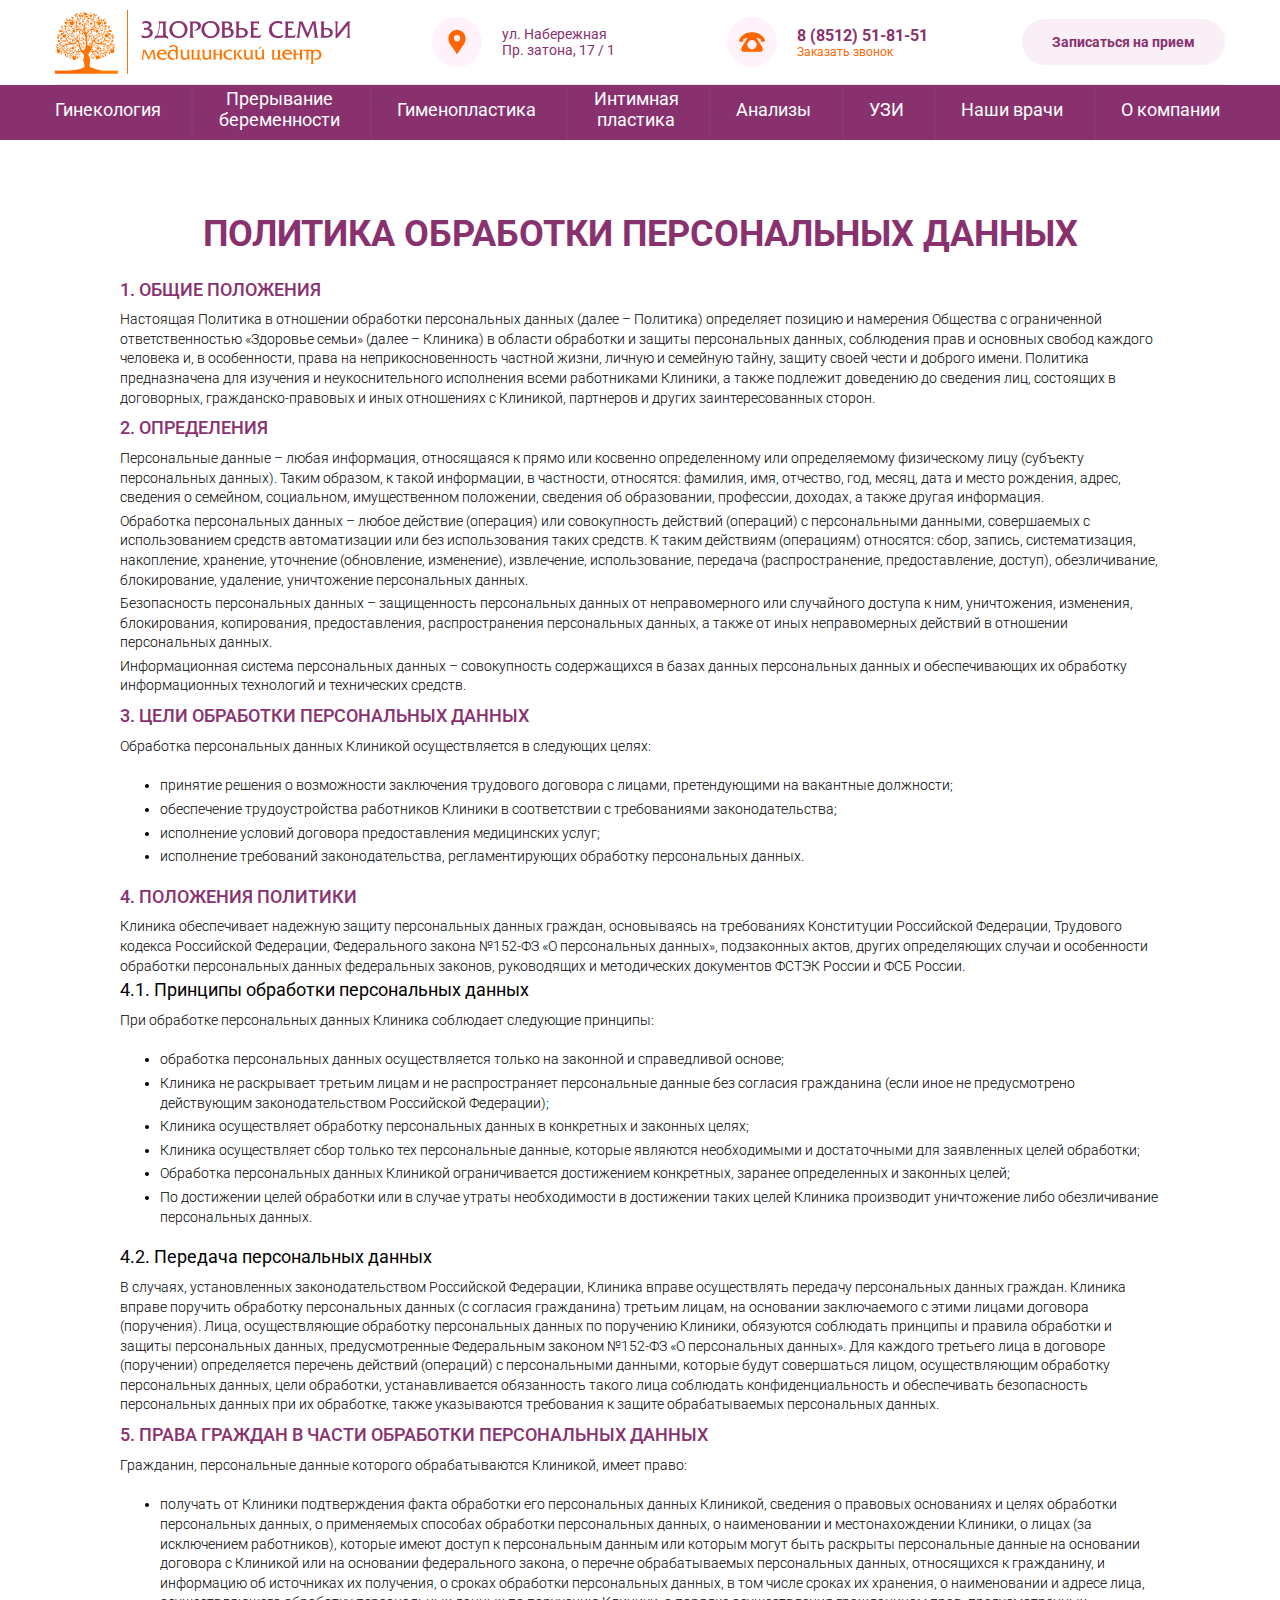
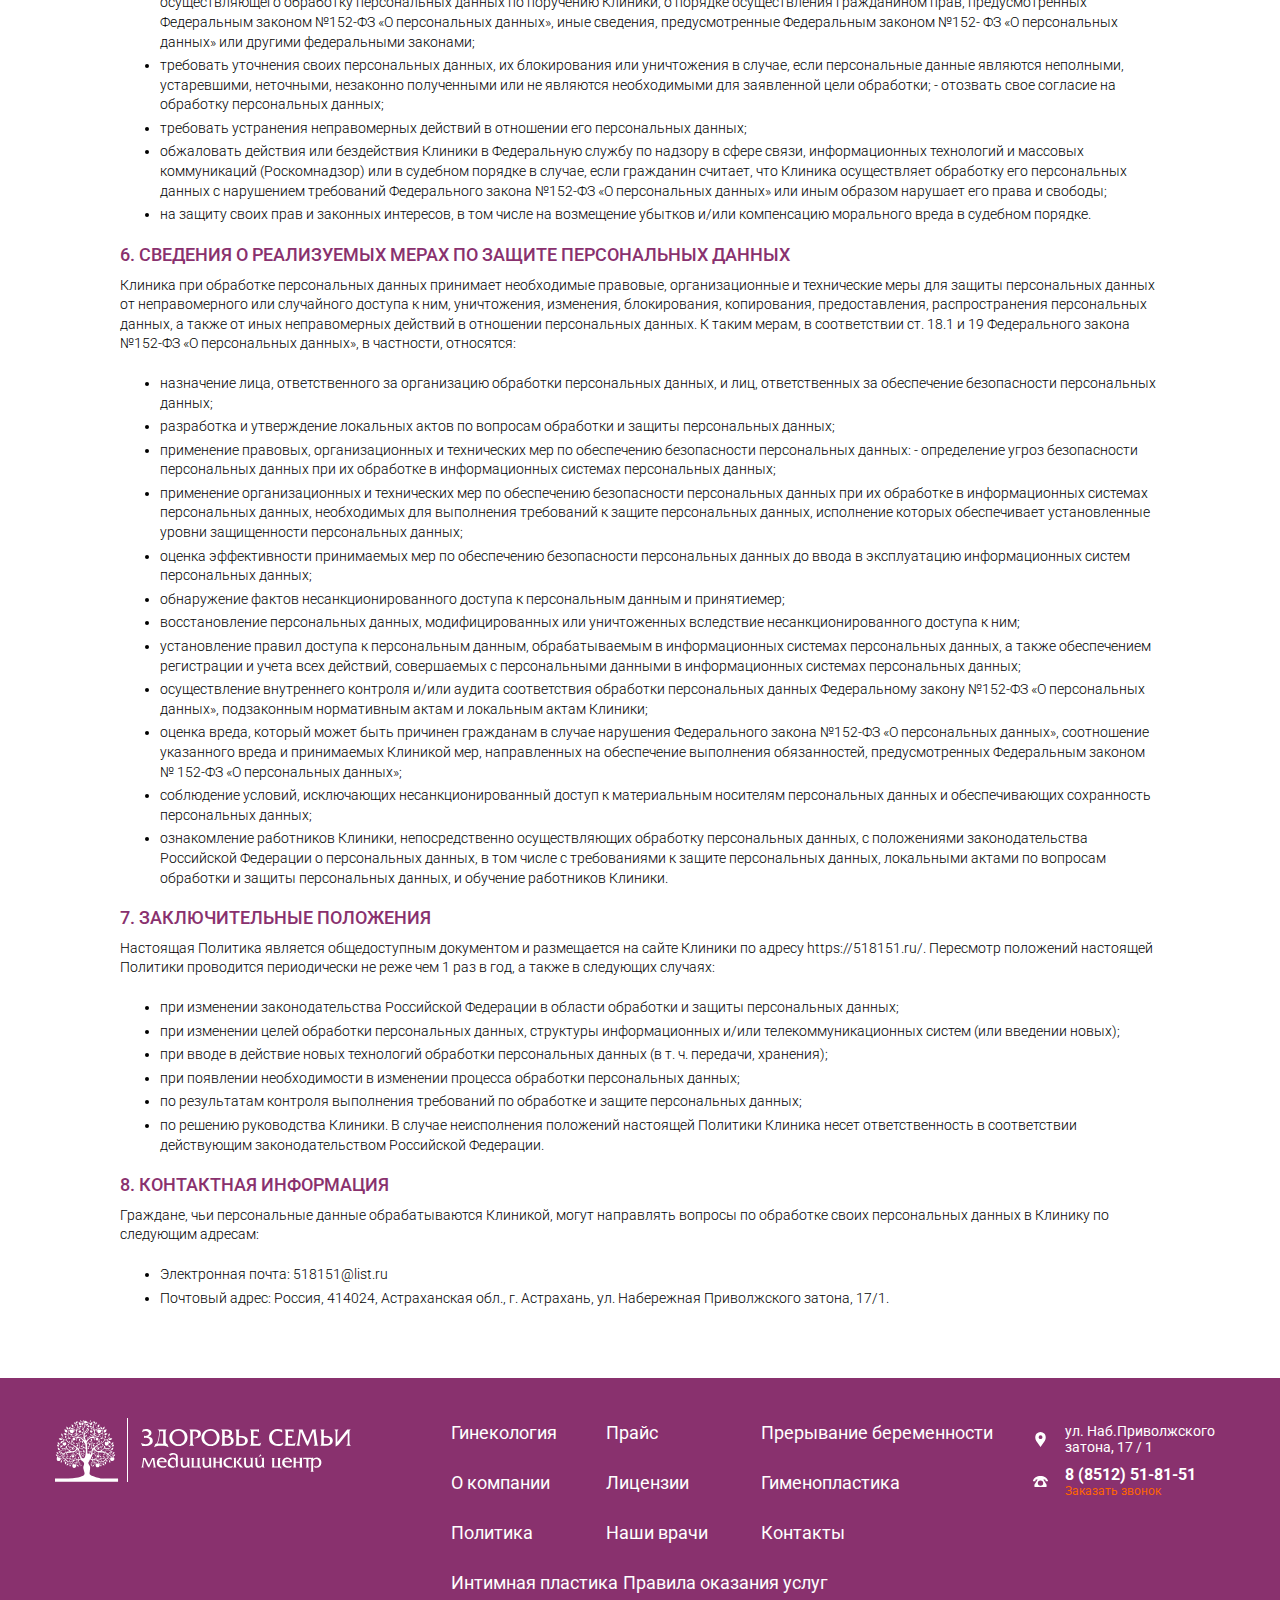
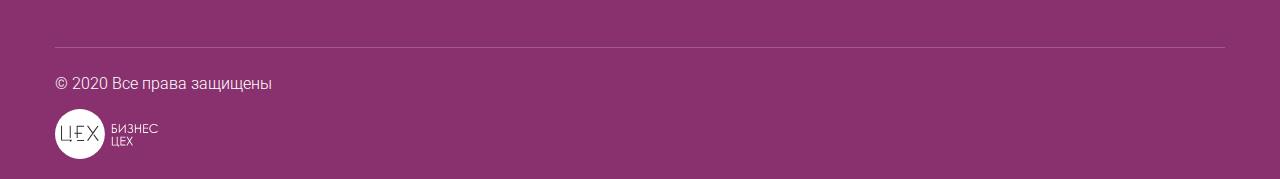
<file: info.html>
<!DOCTYPE html>
<html lang="ru">
<head>
	<!-- Yandex.Metrika counter -->
	<script type="text/javascript" >
		(function(m,e,t,r,i,k,a){m[i]=m[i]||function(){(m[i].a=m[i].a||[]).push(arguments)};
		m[i].l=1*new Date();k=e.createElement(t),a=e.getElementsByTagName(t)[0],k.async=1,k.src=r,a.parentNode.insertBefore(k,a)})
		(window, document, "script", "https://mc.yandex.ru/metrika/tag.js", "ym");
	
		ym(56646148, "init", {
			clickmap:true,
			trackLinks:true,
			accurateTrackBounce:true,
			webvisor:true
		});
	</script>
	<noscript><div><img src="https://mc.yandex.ru/watch/56646148" style="position:absolute; left:-9999px;" alt="" /></div></noscript>
	<!-- /Yandex.Metrika counter -->
	<meta charset="UTF-8">
	<title>Информация о гинекологическом центре «Здоровье семьи» в Астрахани</title>
	<link rel="shortcut icon" href="/leaf.ico" type="image/x-icon">
	<meta name="viewport" content="width=device-width, initial-scale=1, maximum-scale=1">
	<meta name="description" content="В гинекологическом центре «Здоровье семьи» города Астрахани мы создали все условия для успешного лечения женских заболеваний: высококвалифицированные специалисты постоянно совершенствуют свое мастерство, обновляется парк медицинского оборудования, улучшаются условия для пациентов.">
	<link href="https://fonts.googleapis.com/css?family=Roboto:300,400,500,700,900&display=swap&subset=cyrillic-ext" rel="stylesheet">
	<link rel="stylesheet" href="css/libs.min.css">	
	<link rel="stylesheet" href="css/main.css">

</head>
<body>
	<header class="header">
		<div class="header__top">
		  <a class="header__logo" href="index.html">
		   	<picture>
			    <img src="img/logo3.jpg" alt="Здоровье семьи">
	  		</picture>
		  </a>
		  <div class="contacts">
		  	<div class="contacts__address">
	  		  <div class="contacts__svg-box">
	  			<svg xmlns="http://www.w3.org/2000/svg" viewBox="0 0 11 15" width="18" height="26">
	  			  <path fill="#ff6500" d="M9.706 8.93L5.503 15 1.295 8.922c-1.57-2.093-1.342-5.547.494-7.383A5.219 5.219 0 015.503 0a5.22 5.22 0 013.715 1.539c1.836 1.836 2.064 5.29.488 7.391zM7.469 5.205a1.92 1.92 0 00-1.917-1.918 1.92 1.92 0 00-1.918 1.918 1.92 1.92 0 001.918 1.917 1.92 1.92 0 001.917-1.917z"></path>
	  			</svg>
	  		  </div>
	  		  <p class="contacts__address-text">ул. Набережная <br/> Пр. затона, 17 / 1</p>
  			</div>
  				<a class="contacts__tel" href="tel:8512518151">
	  			  <div class="contacts__svg-box">
  						<svg xmlns="http://www.w3.org/2000/svg" viewBox="0 0 15 11" width="26" height="20">
   						  <path fill="#ff6500" d="M14.89 5.097a.541.541 0 01-.431.214H13.09a.541.541 0 01-.541-.54v-.913a6.65 6.65 0 00-.985-.359c-.384-.11-.904-.23-1.566-.325a.902.902 0 01.173.197l3.286 5.1a.902.902 0 01.143.489v1.221a.902.902 0 01-.902.902H2.302a.902.902 0 01-.902-.902V8.96c0-.173.05-.343.143-.489l3.286-5.1A.901.901 0 015 3.174a11.61 11.61 0 00-1.567.325 6.66 6.66 0 00-.985.36v.911a.541.541 0 01-.54.541H.54a.541.541 0 01-.52-.687c.358-1.278 1.28-2.457 2.595-3.32C4.005.392 5.694-.09 7.5-.09c3.625 0 6.7 1.938 7.48 4.714a.541.541 0 01-.09.473zM4.794 7.115A2.709 2.709 0 007.5 9.821a2.709 2.709 0 002.706-2.706A2.709 2.709 0 007.5 4.41a2.709 2.709 0 00-2.706 2.706z"></path>
  						</svg>
	  			  </div>
	   			  <span class="contacts__tel--num">8 (8512) 51-81-51</span>
	  			  <span class="contacts__tel--call">Заказать звонок</span>
					</a>
					<div class="contacts__appointment"><button class="appointment--btn">Записаться на прием</button></div>
	  	  </div>		  
		</div>
		<nav class="navigation ">
		  <button class="navigation__btn" type="button">МЕНЮ</button>
		  <ul class="navigation__list" id="panel">
				<li class="navigation__item ">
				  <a class="navigation__link" href="index.html">Гинекология</a>
				</li>
				<div class="delimiter"></div>
				<li class="navigation__item">
				  <a class="navigation__link" href="break-pregnancy.html">Прерывание <br/> беременности</a>
				</li>
				<div class="delimiter"></div>
				<li class="navigation__item ">
				  <a class="navigation__link" href="gimenoplastika.html">Гименопластика</a>
				</li>
				<div class="delimiter"></div>
				<li class="navigation__item ">
				  <a class="navigation__link" href="plastica.html">Интимная <br/> пластика</a>
				</li>
				<div class="delimiter"></div>
				<li class="navigation__item ">
				  <a class="navigation__link" href="uzi.html">Анализы</a>
				</li>
				<div class="delimiter"></div>
				<li class="navigation__item">
				  <a class="navigation__link " href="uzi.html">УЗИ</a>
				</li>
				<div class="delimiter"></div>
				<li class="navigation__item ">
				  <a class="navigation__link" href="doctors.html">Наши врачи</a>
				</li>
				<div class="delimiter"></div>
				<li class="navigation__item">
				  <a class="navigation__link" href="about_us.html">О компании</a>
				  <ul class="submenu">
				  	<li class="submenu__item">
						  <a class="submenu__link" href="price.html">Прайс</a>
						</li>
						<li class="submenu__item">
						  <a class="submenu__link" href="documents.html">Лицензия и свидетельства</a>
						</li>
						<li class="submenu__item">
						  <a class="submenu__link" href="rules.html">Правила оказания услуг</a>
						</li>
						<li class="submenu__item">
						  <a class="submenu__link" href="info.html">Политика обработки персональных данных</a>
						</li>						
						<li class="submenu__item">
						  <a class="submenu__link" href="contacts.html">Контакты</a>
						</li>
				  </ul>
				</li>			
		  </ul>
		</nav>
	  </header>
	<main class="main-page">
			<section class="block_info">
				<div class="in_block_info">
					<h1 class="h1_contacts">ПОЛИТИКА ОБРАБОТКИ ПЕРСОНАЛЬНЫХ ДАННЫХ</h1>
					<h2>1. ОБЩИЕ ПОЛОЖЕНИЯ</h2>
<p>Настоящая Политика в отношении обработки персональных данных (далее – Политика) определяет позицию и намерения Общества с ограниченной 
    ответственностью «Здоровье семьи» (далее – Клиника) в области обработки и защиты персональных данных, соблюдения прав и основных свобод 
    каждого человека и, в особенности, права на неприкосновенность частной жизни, личную и семейную тайну, защиту своей чести и доброго имени. 
    Политика предназначена для изучения и неукоснительного исполнения всеми работниками Клиники, а также подлежит доведению до сведения лиц, 
    состоящих в договорных, гражданско-правовых и иных отношениях с Клиникой, партнеров и других заинтересованных сторон.</p>

<h2>2. ОПРЕДЕЛЕНИЯ</h2>
<p>Персональные данные – любая информация, относящаяся к прямо или косвенно определенному или определяемому физическому лицу (субъекту 
    персональных данных). Таким образом, к такой информации, в частности, относятся: фамилия, имя, отчество, год, месяц, дата и место рождения, 
    адрес, сведения о семейном, социальном, имущественном положении, сведения об образовании, профессии, доходах, а также другая информация.</p>
<p>Обработка персональных данных – любое действие (операция) или совокупность действий (операций) с персональными данными, совершаемых с 
    использованием средств автоматизации или без использования таких средств. К таким действиям (операциям) относятся: сбор, запись, 
    систематизация, накопление, хранение, уточнение (обновление, изменение), извлечение, использование, передача (распространение, 
    предоставление, доступ), обезличивание, блокирование, удаление, уничтожение персональных данных.</p>
<p>Безопасность персональных данных – защищенность персональных данных от неправомерного или случайного доступа к ним, уничтожения, изменения, 
    блокирования, копирования, предоставления, распространения персональных данных, а также от иных неправомерных действий в отношении 
    персональных данных.</p>
<p>Информационная система персональных данных – совокупность содержащихся в базах данных персональных данных и обеспечивающих их обработку 
    информационных технологий и технических средств.</p>

<h2>3. ЦЕЛИ ОБРАБОТКИ ПЕРСОНАЛЬНЫХ ДАННЫХ</h2>

<p>Обработка персональных данных Клиникой осуществляется в следующих целях:</p>
<ul>
    <li><p>принятие решения о возможности заключения трудового договора с лицами, претендующими на вакантные должности;</p></li>
    <li><p>обеспечение трудоустройства работников Клиники в соответствии с требованиями законодательства;</p></li>
    <li><p>исполнение условий договора предоставления медицинских услуг;</p></li>
    <li><p>исполнение требований законодательства, регламентирующих обработку персональных данных.</p></li>
</ul>
<h2>4. ПОЛОЖЕНИЯ ПОЛИТИКИ</h2>
<p>Клиника обеспечивает надежную защиту персональных данных граждан, основываясь на требованиях Конституции Российской Федерации, Трудового 
    кодекса Российской Федерации, Федерального закона №152-ФЗ «О персональных данных», подзаконных актов, других определяющих случаи и 
    особенности обработки персональных данных федеральных законов, руководящих и методических документов ФСТЭК России и ФСБ России.</p>
<h3>4.1. Принципы обработки персональных данных</h3>
<p>При обработке персональных данных Клиника соблюдает следующие принципы:</p>
<ul>
    <li><p>обработка персональных данных осуществляется только на законной и справедливой основе;</p></li>
    <li><p>Клиника не раскрывает третьим лицам и не распространяет персональные данные без согласия гражданина (если иное не предусмотрено 
            действующим законодательством Российской Федерации);</p></li>
    <li><p>Клиника осуществляет обработку персональных данных в конкретных и законных целях;</p></li>
    <li><p>Клиника осуществляет сбор только тех персональные данные, которые являются необходимыми и достаточными для заявленных целей 
            обработки;</p></li>
    <li><p>Обработка персональных данных Клиникой ограничивается достижением конкретных, заранее определенных и законных целей;</p></li>
    <li><p>По достижении целей обработки или в случае утраты необходимости в достижении таких целей Клиника производит уничтожение либо 
            обезличивание персональных данных.</p></li>
</ul>
<h3>4.2. Передача персональных данных</h3>
<p>В случаях, установленных законодательством Российской Федерации, Клиника вправе осуществлять передачу персональных данных граждан. Клиника 
    вправе поручить обработку персональных данных (с согласия гражданина) третьим лицам, на основании заключаемого с этими лицами договора 
    (поручения). Лица, осуществляющие обработку персональных данных по поручению Клиники, обязуются соблюдать принципы и правила обработки и 
    защиты персональных данных, предусмотренные Федеральным законом №152-ФЗ «О персональных данных». Для каждого третьего лица в договоре 
    (поручении) определяется перечень действий (операций) с персональными данными, которые будут совершаться лицом, осуществляющим обработку 
    персональных данных, цели обработки, устанавливается обязанность такого лица соблюдать конфиденциальность и обеспечивать безопасность 
    персональных данных при их обработке, также указываются требования к защите обрабатываемых персональных данных.</p>

<h2>5. ПРАВА ГРАЖДАН В ЧАСТИ ОБРАБОТКИ ПЕРСОНАЛЬНЫХ ДАННЫХ</h2>
<p>Гражданин, персональные данные которого обрабатываются Клиникой, имеет право:</p>
<ul>
    <li><p>получать от Клиники подтверждения факта обработки его персональных данных Клиникой, сведения о правовых основаниях и целях 
        обработки персональных данных, о применяемых способах обработки персональных данных, о наименовании и местонахождении Клиники, 
        о лицах (за исключением работников), которые имеют доступ к персональным данным или которым могут быть раскрыты персональные 
        данные на основании договора с Клиникой или на основании федерального закона, о перечне обрабатываемых персональных данных, 
        относящихся к гражданину, и информацию об источниках их получения, о сроках обработки персональных данных, в том числе сроках 
        их хранения, о наименовании и адресе лица, осуществляющего обработку персональных данных по поручению Клиники, о порядке 
        осуществления гражданином прав, предусмотренных Федеральным законом №152-ФЗ «О персональных данных», иные сведения, 
        предусмотренные Федеральным законом №152- ФЗ «О персональных данных» или другими федеральными законами;</p></li>
    <li><p>требовать уточнения своих персональных данных, их блокирования или уничтожения в случае, если персональные данные являются 
        неполными, устаревшими, неточными, незаконно полученными или не являются необходимыми для заявленной цели обработки; - отозвать 
        свое согласие на обработку персональных данных;</p></li>
    <li><p>требовать устранения неправомерных действий в отношении его персональных данных;</p></li>
    <li><p>обжаловать действия или бездействия Клиники в Федеральную службу по надзору в сфере связи, информационных технологий и 
        массовых коммуникаций (Роскомнадзор) или в судебном порядке в случае, если гражданин считает, что Клиника осуществляет 
        обработку его персональных данных с нарушением требований Федерального закона №152-ФЗ «О персональных данных» или иным 
        образом нарушает его права и свободы;</p></li>
    <li><p>на защиту своих прав и законных интересов, в том числе на возмещение убытков и/или компенсацию морального вреда в судебном 
        порядке.</p></li>
</ul>

<h2>6. СВЕДЕНИЯ О РЕАЛИЗУЕМЫХ МЕРАХ ПО ЗАЩИТЕ ПЕРСОНАЛЬНЫХ ДАННЫХ</h2>
<p>Клиника при обработке персональных данных принимает необходимые правовые, организационные и технические меры для защиты персональных 
    данных от неправомерного или случайного доступа к ним, уничтожения, изменения, блокирования, копирования, предоставления, 
    распространения персональных данных, а также от иных неправомерных действий в отношении персональных данных. К таким мерам, 
    в соответствии ст. 18.1 и 19 Федерального закона №152-ФЗ «О персональных данных», в частности, относятся:</p>
<ul>
    <li><p>назначение лица, ответственного за организацию обработки персональных данных, и лиц, ответственных за обеспечение 
        безопасности персональных данных;</p></li>
    <li><p>разработка и утверждение локальных актов по вопросам обработки и защиты персональных данных;</p></li>
    <li><p>применение правовых, организационных и технических мер по обеспечению безопасности персональных данных: - определение угроз
         безопасности персональных данных при их обработке в информационных системах персональных данных;</p></li>
    <li><p>применение организационных и технических мер по обеспечению безопасности персональных данных при их обработке в 
        информационных системах персональных данных, необходимых для выполнения требований к защите персональных данных, 
        исполнение которых обеспечивает установленные уровни защищенности персональных данных;</p></li>
    <li><p>оценка эффективности принимаемых мер по обеспечению безопасности персональных данных до ввода в эксплуатацию информационных
         систем персональных данных;</p></li>
    <li><p>обнаружение фактов несанкционированного доступа к персональным данным и принятиемер;</p></li>
    <li><p>восстановление персональных данных, модифицированных или уничтоженных вследствие несанкционированного доступа к ним;</p></li>
    <li><p>установление правил доступа к персональным данным, обрабатываемым в информационных системах персональных данных, а также 
        обеспечением регистрации и учета всех действий, совершаемых с персональными данными в информационных системах персональных 
        данных;</p></li>
    <li><p>осуществление внутреннего контроля и/или аудита соответствия обработки персональных данных Федеральному закону №152-ФЗ 
        «О персональных данных», подзаконным нормативным актам и локальным актам Клиники;</p></li>
    <li><p>оценка вреда, который может быть причинен гражданам в случае нарушения Федерального закона №152-ФЗ «О персональных данных», 
        соотношение указанного вреда и принимаемых Клиникой мер, направленных на обеспечение выполнения обязанностей, 
        предусмотренных Федеральным законом № 152-ФЗ «О персональных данных»;</p></li>
    <li><p>соблюдение условий, исключающих несанкционированный доступ к материальным носителям персональных данных и обеспечивающих 
        сохранность персональных данных;</p></li>
    <li><p>ознакомление работников Клиники, непосредственно осуществляющих обработку персональных данных, с положениями 
        законодательства Российской Федерации о персональных данных, в том числе с требованиями к защите персональных данных, 
        локальными актами по вопросам обработки и защиты персональных данных, и обучение работников Клиники.</p></li>
</ul>

<h2>7. ЗАКЛЮЧИТЕЛЬНЫЕ ПОЛОЖЕНИЯ</h2>
<p>Настоящая Политика является общедоступным документом и размещается на сайте Клиники по адресу https://518151.ru/. Пересмотр 
    положений настоящей Политики проводится периодически не реже чем 1 раз в год, а также в следующих случаях:</p>
<ul>
    <li><p>при изменении законодательства Российской Федерации в области обработки и защиты персональных данных;</p></li>
    <li><p>при изменении целей обработки персональных данных, структуры информационных и/или телекоммуникационных систем 
        (или введении новых);</p></li>
    <li><p>при вводе в действие новых технологий обработки персональных данных (в т. ч. передачи, хранения);</p></li>
    <li><p>при появлении необходимости в изменении процесса обработки персональных данных;</p></li>
    <li><p>по результатам контроля выполнения требований по обработке и защите персональных данных;</p></li>
    <li><p>по решению руководства Клиники. В случае неисполнения положений настоящей Политики Клиника несет ответственность в 
        соответствии действующим законодательством Российской Федерации.</p></li>
</ul>

<h2>8. КОНТАКТНАЯ ИНФОРМАЦИЯ</h2>
<p>Граждане, чьи персональные данные обрабатываются Клиникой, могут направлять вопросы по обработке своих персональных данных в 
    Клинику по следующим адресам:</p>
<ul>
    <li><p>Электронная почта: 518151@list.ru</p></li>
    <li><p>Почтовый адрес: Россия, 414024, Астраханская обл., г. Астрахань, ул. Набережная Приволжского затона, 17/1.</p></li>
</ul>
                    </div>
				</div>
			</section>
		</main>

		<footer class="footer">
			<div class="footer__content">
			  <a class="footer__logo" href="index.html">
				<picture>
				  <img src="img/logof.svg" alt="Здоровье семьи">
				</picture>
			  </a>
			  <nav class="navigation navigation--footer">
	        <ul class="navigation__list navigation__list--footer">
	          <li class="navigation__item">
	            <a class="navigation__link navigation__link--footer" href="index.html">Гинекология</a>
	          </li>                 
	          <li class="navigation__item">
	            <a class="navigation__link navigation__link--footer" href="price.html">Прайс</a>
	          </li>
	          <li class="navigation__item">
	            <a class="navigation__link navigation__link--footer" href="break-pregnancy.html">Прерывание беременности</a>
	          </li>
	          <li class="navigation__item">
	            <a class="navigation__link navigation__link--footer" href="about_us.html">О компании</a>
	          </li>          
	          <li class="navigation__item">
	            <a class="navigation__link navigation__link--footer" href="documents.html">Лицензии</a>
	          </li>
	          <li class="navigation__item">
	            <a class="navigation__link navigation__link--footer" href="gimenoplastika.html">Гименопластика</a>
	          </li>
	          <li class="navigation__item">
	            <a class="navigation__link navigation__link--footer" href="info.html">Политика</a>
						</li>
						<li class="navigation__item">
							<a class="navigation__link navigation__link--footer" href="doctors.html">Наши врачи</a>
						</li>
	          <li class="navigation__item">
	            <a class="navigation__link navigation__link--footer" href="contacts.html">Контакты</a>
	          </li>
	          <li class="navigation__item">
						  <a class="navigation__link navigation__link--footer" href="plastica.html">Интимная пластика</a>
						</li> 
	          <li class="navigation__item">
	            <a class="navigation__link navigation__link--footer" href="rules.html">Правила оказания услуг</a>
	          </li>               
	        </ul>
	      </nav>
			  <div class="contacts contacts--footer">
				<div class="contacts__address contacts__address--footer">
				  <div class="contacts__svg-box contacts__svg-box--footer">
					<svg class="contacts__svg--footer" xmlns="http://www.w3.org/2000/svg" viewBox="0 0 11 15" width="18" height="26">
					  <path class="contacts__svg-path" fill="#ff6500" d="M9.706 8.93L5.503 15 1.295 8.922c-1.57-2.093-1.342-5.547.494-7.383A5.219 5.219 0 015.503 0a5.22 5.22 0 013.715 1.539c1.836 1.836 2.064 5.29.488 7.391zM7.469 5.205a1.92 1.92 0 00-1.917-1.918 1.92 1.92 0 00-1.918 1.918 1.92 1.92 0 001.918 1.917 1.92 1.92 0 001.917-1.917z"></path>
					</svg>
				  </div>
				  <p class="contacts__address-text contacts__address-text--footer">ул. Наб.Приволжского затона, 17 / 1</p>
				</div>
				<a class="contacts__tel contacts__tel--footer" href="tel:8512518151">
				  <div class="contacts__svg-box contacts__svg-box--footer">
					<svg class="contacts__svg--footer" xmlns="http://www.w3.org/2000/svg" viewBox="0 0 15 11" width="26" height="20">
					  <path class="contacts__svg-path" fill="#ff6500" d="M14.89 5.097a.541.541 0 01-.431.214H13.09a.541.541 0 01-.541-.54v-.913a6.65 6.65 0 00-.985-.359c-.384-.11-.904-.23-1.566-.325a.902.902 0 01.173.197l3.286 5.1a.902.902 0 01.143.489v1.221a.902.902 0 01-.902.902H2.302a.902.902 0 01-.902-.902V8.96c0-.173.05-.343.143-.489l3.286-5.1A.901.901 0 015 3.174a11.61 11.61 0 00-1.567.325 6.66 6.66 0 00-.985.36v.911a.541.541 0 01-.54.541H.54a.541.541 0 01-.52-.687c.358-1.278 1.28-2.457 2.595-3.32C4.005.392 5.694-.09 7.5-.09c3.625 0 6.7 1.938 7.48 4.714a.541.541 0 01-.09.473zM4.794 7.115A2.709 2.709 0 007.5 9.821a2.709 2.709 0 002.706-2.706A2.709 2.709 0 007.5 4.41a2.709 2.709 0 00-2.706 2.706z"></path>
					</svg>
				  </div>
				  <span class="contacts__tel--num">8 (8512) 51-81-51</span>
				  <span class="contacts__tel--call">Заказать звонок</span>
				</a>
			  </div>
			</div>
			<div class="footer__copyright-box">
			  <p class="footer__copyright">© 2020 Все права защищены</p>
			  <a class="footer__made" href="https://bzcekh.ru/" title="Изготовление интернет сайтов в Астрахани">
			  	<img src="img/logo-footer.svg" alt="Рекламное агентство «Бизнес Цех»" title="Заказать изготовление интернет сайта в Астрахани" width="117" height="50">
			  </a>
			</div>
		  </footer>
	<script src="js/libs.min.js"></script>
	<script src="js/script.js"></script>

	<!-- Begin LeadBack code {literal} -->
	<script>
		var _emv = _emv || [];
		_emv['campaign'] = 'ed924d520ed1f8a00f98e6b5';
		
		(function() {
			var em = document.createElement('script'); em.type = 'text/javascript'; em.async = true;
			em.src = ('https:' == document.location.protocol ? 'https://' : 'http://') + 'leadback.ru/js/leadback.js';
			var s = document.getElementsByTagName('script')[0]; s.parentNode.insertBefore(em, s);
		})();
	</script>
	<!-- End LeadBack code {/literal} -->
</body>
</html>
</file>
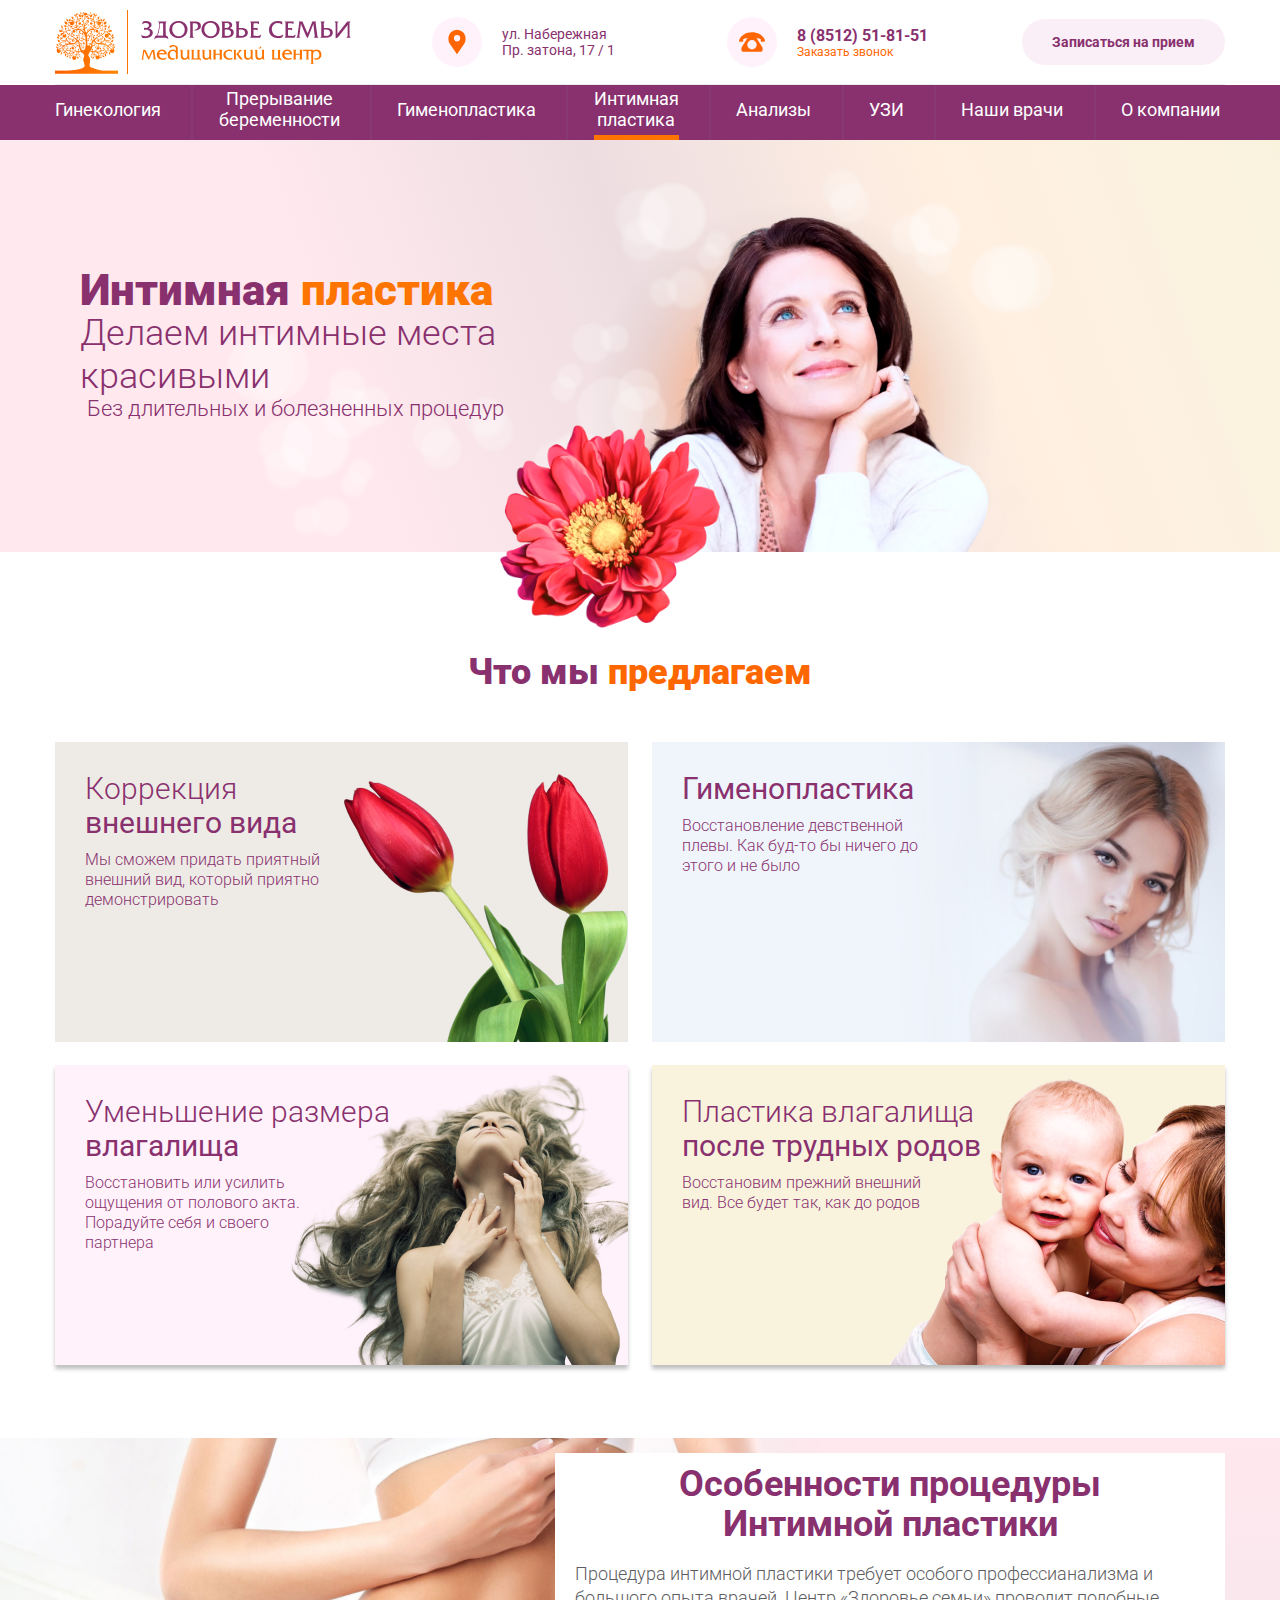
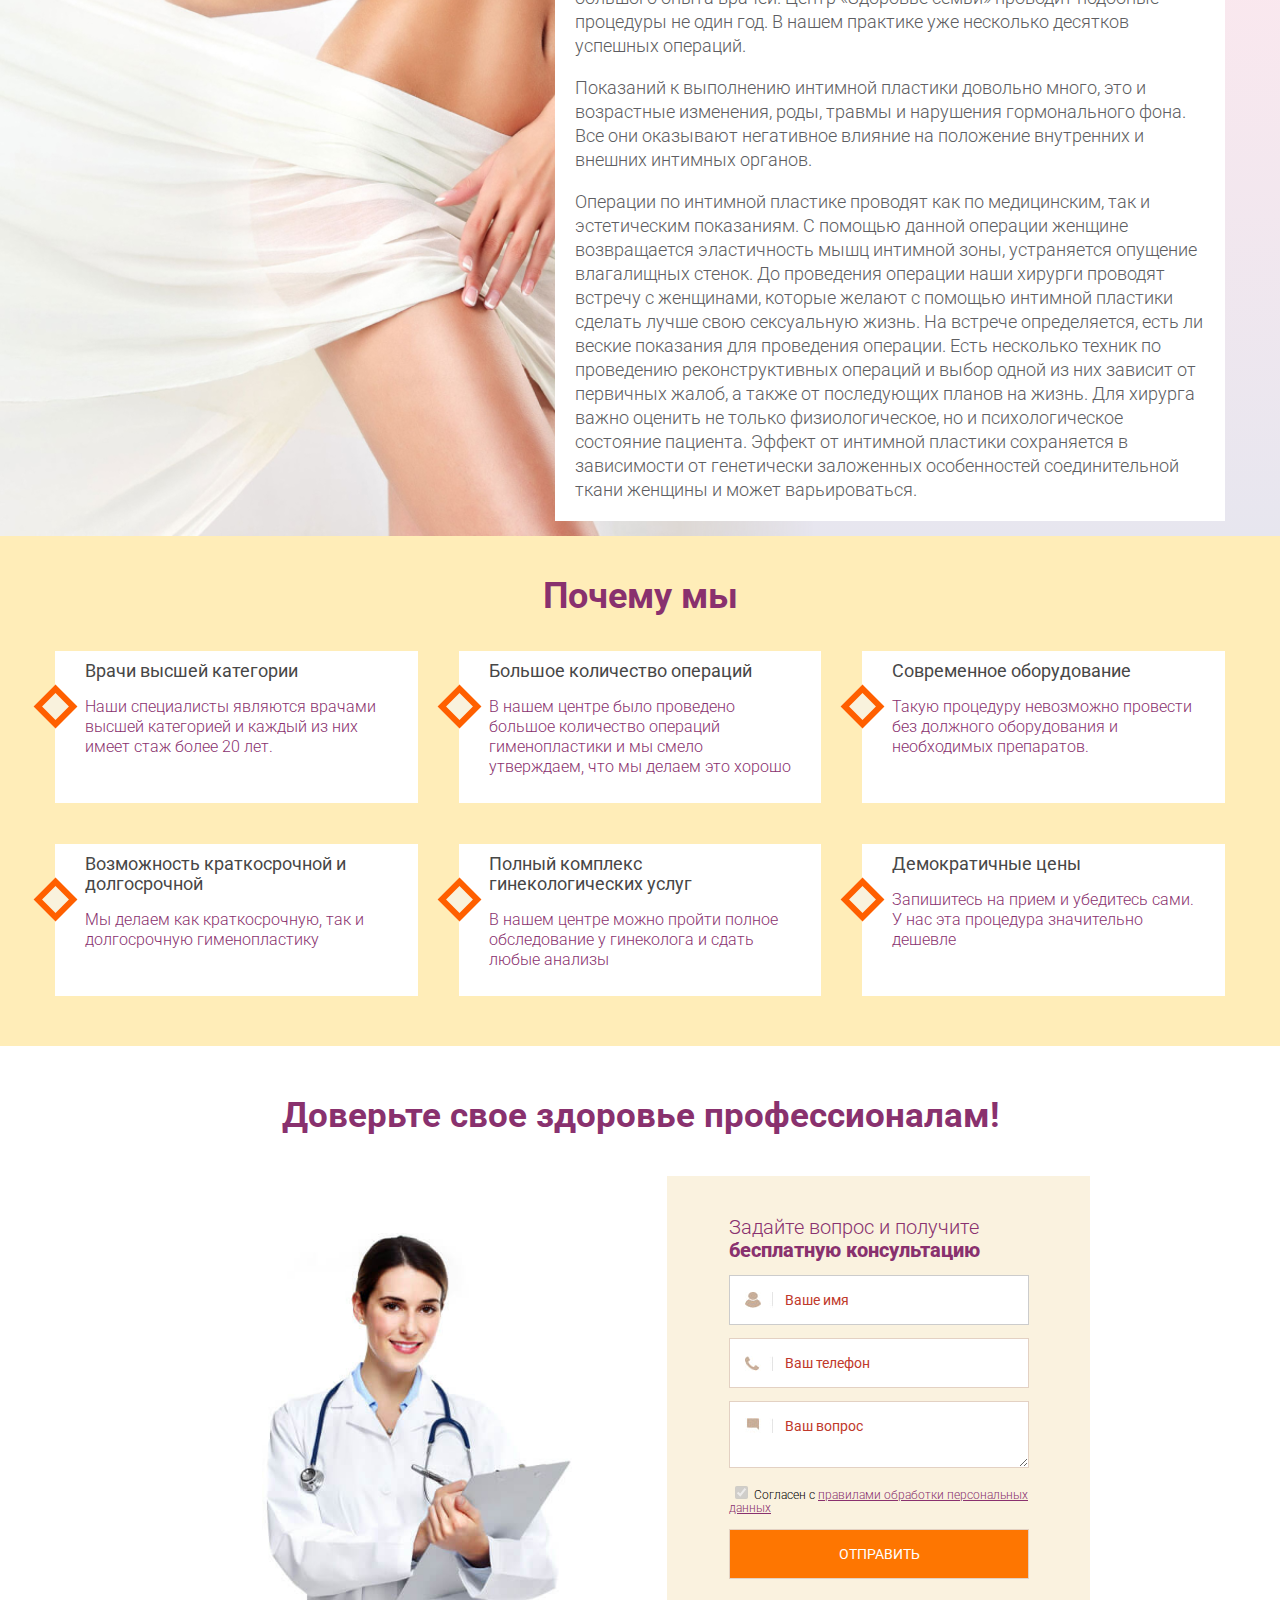
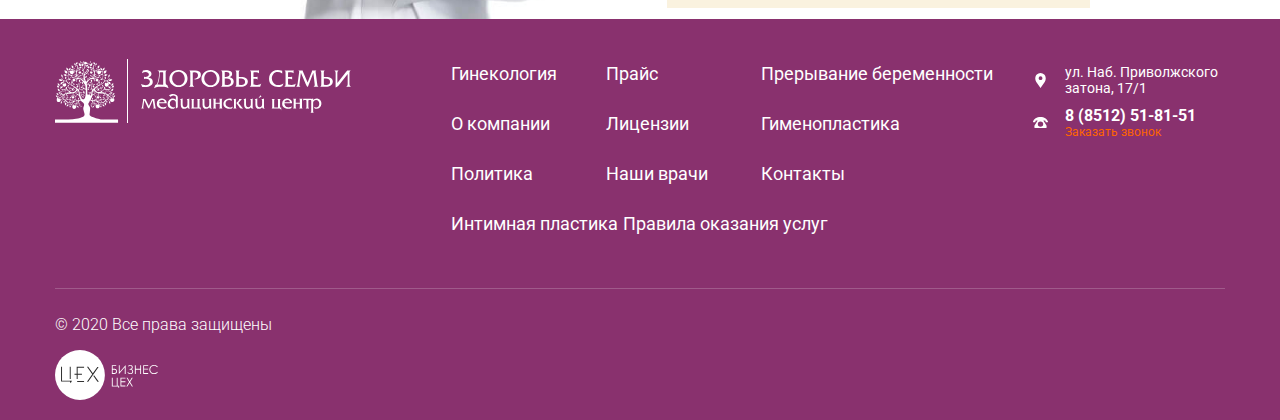
<file: plastica.html>
<!DOCTYPE html>
<html lang="ru">
<head>
    <!-- Yandex.Metrika counter -->
  <script type="text/javascript" >
    (function(m,e,t,r,i,k,a){m[i]=m[i]||function(){(m[i].a=m[i].a||[]).push(arguments)};
    m[i].l=1*new Date();k=e.createElement(t),a=e.getElementsByTagName(t)[0],k.async=1,k.src=r,a.parentNode.insertBefore(k,a)})
    (window, document, "script", "https://mc.yandex.ru/metrika/tag.js", "ym");
  
    ym(56646148, "init", {
      clickmap:true,
      trackLinks:true,
      accurateTrackBounce:true,
      webvisor:true
    });
  </script>
  <noscript><div><img src="https://mc.yandex.ru/watch/56646148" style="position:absolute; left:-9999px;" alt="" /></div></noscript>
  <!-- /Yandex.Metrika counter -->
  <meta charset="UTF-8">
  <title>Интимная пластика в Астрахани. Делаем интимные места красивыми.</title>
  <link rel="shortcut icon" href="/leaf.ico" type="image/x-icon">
  <meta name="viewport" content="width=device-width, initial-scale=1, maximum-scale=1">
  <meta name="description" content="Процедура интимной пластики требует особого профессианализма и большого опыта врачей. Центр «Здоровье семьи» проводит подобные процедуры не один год. В нашем практике уже несколько десятков успешных операций.">
  <link href="https://fonts.googleapis.com/css?family=Roboto:300,400,500,700,900&display=swap&subset=cyrillic-ext" rel="stylesheet">
  <link rel="stylesheet" href="css/libs.min.css"> 
  <link rel="stylesheet" href="css/main.css">
  <link rel="stylesheet" href="css/style.min.css">
  <script src="js/jquery-1.2.3.pack.js"></script>
  <script src="js/runonload.js"></script>
  <script src="js/tutorial.js"></script>
</head>
<body>
  <header class="header">
		<div class="header__top">
		  <a class="header__logo" href="index.html">
		   	<picture>
			    <img src="img/logo3.jpg" alt="Здоровье семьи">
	  		</picture>
		  </a>
		  <div class="contacts">
		  	<div class="contacts__address">
	  		  <div class="contacts__svg-box">
	  			<svg xmlns="http://www.w3.org/2000/svg" viewBox="0 0 11 15" width="18" height="26">
	  			  <path fill="#ff6500" d="M9.706 8.93L5.503 15 1.295 8.922c-1.57-2.093-1.342-5.547.494-7.383A5.219 5.219 0 015.503 0a5.22 5.22 0 013.715 1.539c1.836 1.836 2.064 5.29.488 7.391zM7.469 5.205a1.92 1.92 0 00-1.917-1.918 1.92 1.92 0 00-1.918 1.918 1.92 1.92 0 001.918 1.917 1.92 1.92 0 001.917-1.917z"></path>
	  			</svg>
	  		  </div>
	  		  <p class="contacts__address-text">ул. Набережная <br/> Пр. затона, 17 / 1</p>
  			</div>
  				<a class="contacts__tel" href="tel:8512518151">
	  			  <div class="contacts__svg-box">
  						<svg xmlns="http://www.w3.org/2000/svg" viewBox="0 0 15 11" width="26" height="20">
   						  <path fill="#ff6500" d="M14.89 5.097a.541.541 0 01-.431.214H13.09a.541.541 0 01-.541-.54v-.913a6.65 6.65 0 00-.985-.359c-.384-.11-.904-.23-1.566-.325a.902.902 0 01.173.197l3.286 5.1a.902.902 0 01.143.489v1.221a.902.902 0 01-.902.902H2.302a.902.902 0 01-.902-.902V8.96c0-.173.05-.343.143-.489l3.286-5.1A.901.901 0 015 3.174a11.61 11.61 0 00-1.567.325 6.66 6.66 0 00-.985.36v.911a.541.541 0 01-.54.541H.54a.541.541 0 01-.52-.687c.358-1.278 1.28-2.457 2.595-3.32C4.005.392 5.694-.09 7.5-.09c3.625 0 6.7 1.938 7.48 4.714a.541.541 0 01-.09.473zM4.794 7.115A2.709 2.709 0 007.5 9.821a2.709 2.709 0 002.706-2.706A2.709 2.709 0 007.5 4.41a2.709 2.709 0 00-2.706 2.706z"></path>
  						</svg>
	  			  </div>
	   			  <span class="contacts__tel--num">8 (8512) 51-81-51</span>
	  			  <span class="contacts__tel--call">Заказать звонок</span>
					</a>
					<div class="contacts__appointment"><button class="appointment--btn">Записаться на прием</button></div>
	  	  </div>		  
		</div>
		<nav class="navigation ">
		  <button class="navigation__btn" type="button">МЕНЮ</button>
		  <ul class="navigation__list" id="panel">
				<li class="navigation__item ">
				  <a class="navigation__link" href="index.html">Гинекология</a>
				</li>
				<div class="delimiter"></div>
				<li class="navigation__item">
				  <a class="navigation__link" href="break-pregnancy.html">Прерывание <br/> беременности</a>
				</li>
				<div class="delimiter"></div>
				<li class="navigation__item ">
				  <a class="navigation__link" href="gimenoplastika.html">Гименопластика</a>
				</li>
				<div class="delimiter"></div>
				<li class="navigation__item ">
				  <a class="navigation__link navigation__link--active" href="plastica.html">Интимная <br/> пластика</a>
				</li>
				<div class="delimiter"></div>
				<li class="navigation__item ">
				  <a class="navigation__link" href="uzi.html">Анализы</a>
				</li>
				<div class="delimiter"></div>
				<li class="navigation__item">
				  <a class="navigation__link " href="uzi.html">УЗИ</a>
				</li>
				<div class="delimiter"></div>
				<li class="navigation__item ">
				  <a class="navigation__link" href="doctors.html">Наши врачи</a>
				</li>
				<div class="delimiter"></div>
				<li class="navigation__item">
				  <a class="navigation__link" href="about_us.html">О компании</a>
				  <ul class="submenu">
				  	<li class="submenu__item">
						  <a class="submenu__link" href="price.html">Прайс</a>
						</li>
						<li class="submenu__item">
						  <a class="submenu__link" href="documents.html">Лицензия и свидетельства</a>
						</li>
						<li class="submenu__item">
						  <a class="submenu__link" href="rules.html">Правила оказания услуг</a>
						</li>
						<li class="submenu__item">
						  <a class="submenu__link" href="info.html">Политика обработки персональных данных</a>
						</li>						
						<li class="submenu__item">
						  <a class="submenu__link" href="contacts.html">Контакты</a>
						</li>
				  </ul>
				</li>			
		  </ul>
		</nav>
	  </header>
  <main class="main-page">
    <section class="banner--plastica">
      <div class="banner__wrapper">
        <h1 class="banner__title">Интимная <span class="banner__title--orange">пластика</span>
          <span class="banner__text">Делаем интимные места красивыми</span>
        </h1>
        <h2 class="banner__text banner__text--2">Без длительных и болезненных процедур</h2>
      </div>
    </section>
    <section class="block1 block1--plast">
      <h2 class="block1__title">Что мы <span>предлагаем</span></h2>
      <ul class="block1__list block1__list--plast">
        <li>
          <h3 class="block1__card-title">Коррекция <br><b>внешнего вида</b></h3>
          <p class="block1__card-text">Мы сможем придать приятный внешний вид, который приятно демонстрировать</p>
        </li>
        <li>
          <h3 class="block1__card-title"><b>Гименопластика</b></h3>
          <p class="block1__card-text">Восстановление девственной плевы. Как буд-то бы ничего до этого и не было</p>
        </li>
        <li>
          <h3 class="block1__card-title">Уменьшение размера <br><b>влагалища</b></h3>
          <p class="block1__card-text">Восстановить или усилить ощущения от полового акта. Порадуйте себя и своего партнера</p>
        </li>
        <li>
          <h3 class="block1__card-title">Пластика влагалища <br><b>после трудных родов</b></h3>
          <p class="block1__card-text">Восстановим прежний внешний вид. Все будет так, как до родов</p>
        </li>
      </ul>
    </section>
    <section class="block4">
      <div class="block4__wrapper">
        <div class="block4__content">
          <h2 class="block4__title">Особенности процедуры <br>Интимной пластики</h2>
          <p class="block4__text">
            Процедура интимной пластики требует особого профессианализма и большого опыта врачей. Центр «Здоровье семьи» проводит подобные процедуры не один год. В нашем практике уже несколько десятков успешных операций.
          </p>
          <p class="block4__text">
            Показаний к выполнению интимной пластики довольно много, это и возрастные изменения, роды, травмы и нарушения гормонального фона. Все они оказывают негативное влияние на положение внутренних и внешних интимных органов.
          </p>
          <p class="block4__text">
            Операции по интимной пластике проводят как по медицинским, так и эстетическим показаниям. С помощью данной операции женщине возвращается эластичность мышц интимной зоны, устраняется опущение влагалищных стенок.          
            До проведения операции наши хирурги проводят встречу с женщинами, которые желают с помощью интимной пластики сделать лучше свою сексуальную жизнь. На встрече определяется, есть ли веские показания для проведения операции.
            Есть несколько техник по проведению реконструктивных операций и выбор одной из них зависит от первичных жалоб, а также от последующих планов на жизнь. Для хирурга важно оценить не только физиологическое, но и психологическое состояние пациента.
            Эффект от интимной пластики сохраняется в зависимости от генетически заложенных особенностей соединительной ткани женщины и может варьироваться.
          </p>
        </div>
      </div>
    </section>
    <section class="block3">
      <div class="block3__wrapper">
        <h2 class="block3__title">Почему мы</h2>
        <ul class="block3__list">
          <li>
            <h3 class="block3__item-title">Врачи высшей категории</h3>
            <p class="block3__item-text">
              Наши специалисты являются врачами высшей категорией и каждый из них имеет стаж более 20 лет.
            </p>
          </li>
          <li>
            <h3 class="block3__item-title">Большое количество операций</h3>
            <p class="block3__item-text">
              В нашем центре было проведено большое количество операций гименопластики и мы смело утверждаем, что мы делаем это хорошо
            </p>
          </li>
          <li>
            <h3 class="block3__item-title">Современное оборудование</h3>
            <p class="block3__item-text">
              Такую процедуру невозможно провести без должного оборудования и необходимых препаратов. 
            </p>
          </li>
          <li>
            <h3 class="block3__item-title">Возможность краткосрочной и долгосрочной</h3>
            <p class="block3__item-text">
              Мы делаем как краткосрочную, так и долгосрочную гименопластику
            </p>
          </li>
          <li>
            <h3 class="block3__item-title">Полный комплекс гинекологических услуг</h3>
            <p class="block3__item-text">
              В нашем центре можно пройти полное обследование у гинеколога и сдать любые анализы
            </p>
          </li>
          <li>
            <h3 class="block3__item-title">Демократичные цены</h3>
            <p class="block3__item-text">
              Запишитесь на прием и убедитесь сами. У нас эта процедура значительно дешевле
            </p>
          </li>
        </ul>
      </div>
    </section>
    <section class="block_question">
      <div class="in_block_question">
        <h2>Доверьте свое здоровье профессионалам!</h2>       
        <div class="block_form" id="contact_form">
          <form method="POST" name="contact" action="">
            <fieldset>
              <legend>Задайте вопрос и получите</br><span>бесплатную консультацию</span></legend>

              <input type="text" id="name" name="name" placeholder="Ваше имя" class="text-input">
              <label class="error" for="name" id="name_error">Обязательное поле для заполнения.</label>

              <input type="text" id="phone" name="phone" placeholder="Ваш телефон" class="text-input">
              <label class="error" for="phone" id="phone_error">Обязательное поле для заполнения.</label>

              <textarea id="text" name="text" placeholder="Ваш вопрос" class="text-input"></textarea>
              <div class="text_police_check">
                <input type="checkbox" checked disabled>Согласен с <a href="info.html" target="_blank">правилами обработки персональных данных</a>
              </div>
              <input type="submit" id="submit_btn" name="submit" class="button" value="ОТПРАВИТЬ">
            </fieldset>
          </form>
        </div>
      </div>
    </section>
  </main>
  <footer  class="footer">
    <div class="footer__content">
      <a class="footer__logo" href="index.html">
        <picture>
          <img src="img/logof.svg" alt="Здоровье семьи">
        </picture>
      </a>
      <nav class="navigation navigation--footer">
        <ul class="navigation__list navigation__list--footer">
          <li class="navigation__item">
            <a class="navigation__link navigation__link--footer" href="index.html">Гинекология</a>
          </li>                 
          <li class="navigation__item">
            <a class="navigation__link navigation__link--footer" href="price.html">Прайс</a>
          </li>
          <li class="navigation__item">
            <a class="navigation__link navigation__link--footer" href="break-pregnancy.html">Прерывание беременности</a>
          </li>
          <li class="navigation__item">
            <a class="navigation__link navigation__link--footer" href="about_us.html">О компании</a>
          </li>          
          <li class="navigation__item">
            <a class="navigation__link navigation__link--footer" href="documents.html">Лицензии</a>
          </li>
          <li class="navigation__item">
            <a class="navigation__link navigation__link--footer" href="gimenoplastika.html">Гименопластика</a>
          </li>
          <li class="navigation__item">
            <a class="navigation__link navigation__link--footer" href="info.html">Политика</a>
          </li>
          <li class="navigation__item">
            <a class="navigation__link navigation__link--footer" href="doctors.html">Наши врачи</a>
          </li>
          <li class="navigation__item">
            <a class="navigation__link navigation__link--footer" href="contacts.html">Контакты</a>
          </li>
          <li class="navigation__item">
            <a class="navigation__link navigation__link--footer" href="plastica.html">Интимная пластика</a>
          </li> 
          <li class="navigation__item">
            <a class="navigation__link navigation__link--footer" href="rules.html">Правила оказания услуг</a>
          </li>               
        </ul>
      </nav>
      <div class="contacts contacts--footer">
        <div class="contacts__address contacts__address--footer">
          <div class="contacts__svg-box contacts__svg-box--footer">
            <svg class="contacts__svg--footer" xmlns="http://www.w3.org/2000/svg" viewBox="0 0 11 15" width="18" height="26">
              <path class="contacts__svg-path" fill="#ff6500" d="M9.706 8.93L5.503 15 1.295 8.922c-1.57-2.093-1.342-5.547.494-7.383A5.219 5.219 0 015.503 0a5.22 5.22 0 013.715 1.539c1.836 1.836 2.064 5.29.488 7.391zM7.469 5.205a1.92 1.92 0 00-1.917-1.918 1.92 1.92 0 00-1.918 1.918 1.92 1.92 0 001.918 1.917 1.92 1.92 0 001.917-1.917z"/>
            </svg>
          </div>
          <p class="contacts__address-text contacts__address-text--footer">ул. Наб.&nbsp;Приволжского затона, 17/1</p>
        </div>
        <a class="contacts__tel contacts__tel--footer" href="tel:8512518151">
          <div class="contacts__svg-box contacts__svg-box--footer">
            <svg class="contacts__svg--footer" xmlns="http://www.w3.org/2000/svg" viewBox="0 0 15 11" width="26" height="20">
              <path class="contacts__svg-path" fill="#ff6500" d="M14.89 5.097a.541.541 0 01-.431.214H13.09a.541.541 0 01-.541-.54v-.913a6.65 6.65 0 00-.985-.359c-.384-.11-.904-.23-1.566-.325a.902.902 0 01.173.197l3.286 5.1a.902.902 0 01.143.489v1.221a.902.902 0 01-.902.902H2.302a.902.902 0 01-.902-.902V8.96c0-.173.05-.343.143-.489l3.286-5.1A.901.901 0 015 3.174a11.61 11.61 0 00-1.567.325 6.66 6.66 0 00-.985.36v.911a.541.541 0 01-.54.541H.54a.541.541 0 01-.52-.687c.358-1.278 1.28-2.457 2.595-3.32C4.005.392 5.694-.09 7.5-.09c3.625 0 6.7 1.938 7.48 4.714a.541.541 0 01-.09.473zM4.794 7.115A2.709 2.709 0 007.5 9.821a2.709 2.709 0 002.706-2.706A2.709 2.709 0 007.5 4.41a2.709 2.709 0 00-2.706 2.706z"/>
            </svg>
          </div>
          <span class="contacts__tel--num">8 (8512) 51-81-51</span>
          <span class="contacts__tel--call">Заказать звонок</span>
        </a>
      </div>
    </div>
    <div class="footer__copyright-box">
      <p class="footer__copyright">© 2020 Все права защищены</p>
      <a class="footer__made" href="https://bzcekh.ru/" title="Изготовление интернет сайтов в Астрахани">
        <img src="img/logo-footer.svg" alt="Рекламное агентство «Бизнес Цех»" title="Заказать изготовление интернет сайта в Астрахани" width="117" height="50">
      </a>
    </div>
  </footer>
  <script src="js/libs.min.js"></script>
  <script src="js/script.js"></script>
</body>
</html>
</file>
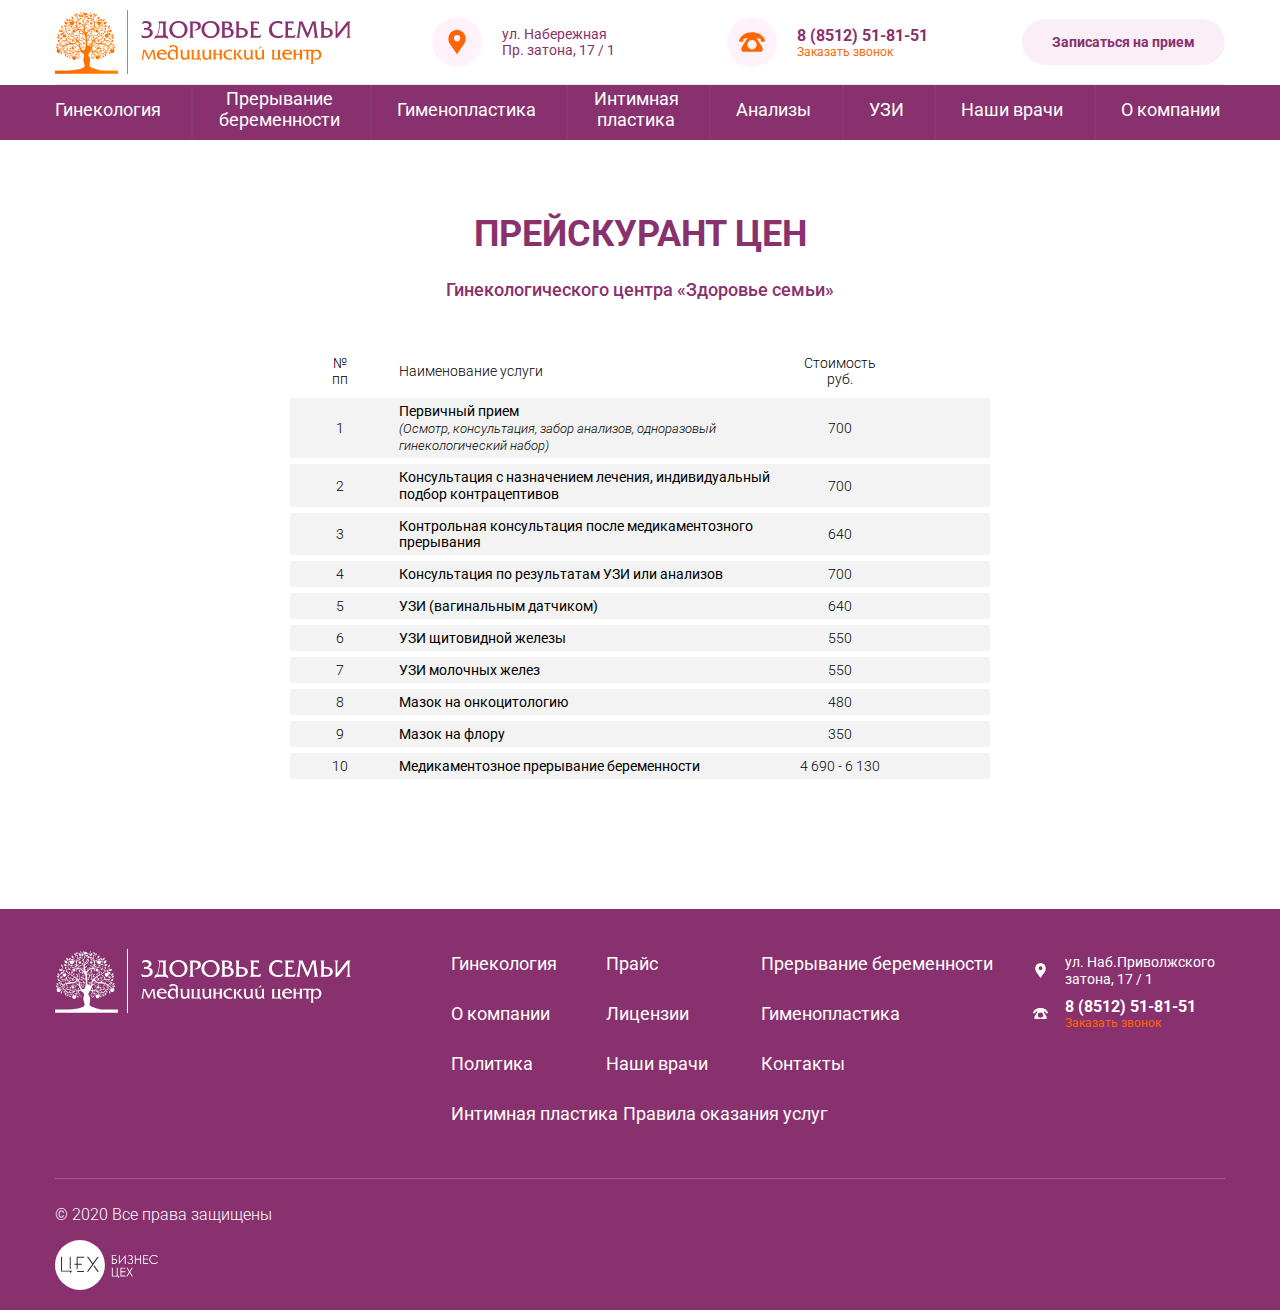
<file: price.html>
<!DOCTYPE html>
<html lang="ru">
<head>
	<!-- Yandex.Metrika counter -->
	<script type="text/javascript" >
		(function(m,e,t,r,i,k,a){m[i]=m[i]||function(){(m[i].a=m[i].a||[]).push(arguments)};
		m[i].l=1*new Date();k=e.createElement(t),a=e.getElementsByTagName(t)[0],k.async=1,k.src=r,a.parentNode.insertBefore(k,a)})
		(window, document, "script", "https://mc.yandex.ru/metrika/tag.js", "ym");
	
		ym(56646148, "init", {
			clickmap:true,
			trackLinks:true,
			accurateTrackBounce:true,
			webvisor:true
		});
	</script>
	<noscript><div><img src="https://mc.yandex.ru/watch/56646148" style="position:absolute; left:-9999px;" alt="" /></div></noscript>
	<!-- /Yandex.Metrika counter -->
	<meta charset="UTF-8">
	<title>Прайс (Прейскурант цен) гинекологического центра «Здоровье семьи» в Астрахани</title>
	<link rel="shortcut icon" href="/leaf.ico" type="image/x-icon">
	<meta name="viewport" content="width=device-width, initial-scale=1, maximum-scale=1">
	<meta name="description" content="Прайс (Прейскурант цен) гинекологического центра «Здоровье семьи» в Астрахани">
	<link href="https://fonts.googleapis.com/css?family=Roboto:300,400,500,700,900&display=swap&subset=cyrillic-ext" rel="stylesheet">
	<link rel="stylesheet" href="css/libs.min.css">	
	<link rel="stylesheet" href="css/main.css">

</head>
<body>
	<header class="header">
		<div class="header__top">
		  <a class="header__logo" href="index.html">
		   	<picture>
			    <img src="img/logo3.jpg" alt="Здоровье семьи">
	  		</picture>
		  </a>
		  <div class="contacts">
		  	<div class="contacts__address">
	  		  <div class="contacts__svg-box">
	  			<svg xmlns="http://www.w3.org/2000/svg" viewBox="0 0 11 15" width="18" height="26">
	  			  <path fill="#ff6500" d="M9.706 8.93L5.503 15 1.295 8.922c-1.57-2.093-1.342-5.547.494-7.383A5.219 5.219 0 015.503 0a5.22 5.22 0 013.715 1.539c1.836 1.836 2.064 5.29.488 7.391zM7.469 5.205a1.92 1.92 0 00-1.917-1.918 1.92 1.92 0 00-1.918 1.918 1.92 1.92 0 001.918 1.917 1.92 1.92 0 001.917-1.917z"></path>
	  			</svg>
	  		  </div>
	  		  <p class="contacts__address-text">ул. Набережная <br/> Пр. затона, 17 / 1</p>
  			</div>
  				<a class="contacts__tel" href="tel:8512518151">
	  			  <div class="contacts__svg-box">
  						<svg xmlns="http://www.w3.org/2000/svg" viewBox="0 0 15 11" width="26" height="20">
   						  <path fill="#ff6500" d="M14.89 5.097a.541.541 0 01-.431.214H13.09a.541.541 0 01-.541-.54v-.913a6.65 6.65 0 00-.985-.359c-.384-.11-.904-.23-1.566-.325a.902.902 0 01.173.197l3.286 5.1a.902.902 0 01.143.489v1.221a.902.902 0 01-.902.902H2.302a.902.902 0 01-.902-.902V8.96c0-.173.05-.343.143-.489l3.286-5.1A.901.901 0 015 3.174a11.61 11.61 0 00-1.567.325 6.66 6.66 0 00-.985.36v.911a.541.541 0 01-.54.541H.54a.541.541 0 01-.52-.687c.358-1.278 1.28-2.457 2.595-3.32C4.005.392 5.694-.09 7.5-.09c3.625 0 6.7 1.938 7.48 4.714a.541.541 0 01-.09.473zM4.794 7.115A2.709 2.709 0 007.5 9.821a2.709 2.709 0 002.706-2.706A2.709 2.709 0 007.5 4.41a2.709 2.709 0 00-2.706 2.706z"></path>
  						</svg>
	  			  </div>
	   			  <span class="contacts__tel--num">8 (8512) 51-81-51</span>
	  			  <span class="contacts__tel--call">Заказать звонок</span>
					</a>
					<div class="contacts__appointment"><button class="appointment--btn">Записаться на прием</button></div>
	  	  </div>		  
		</div>
		<nav class="navigation ">
		  <button class="navigation__btn" type="button">МЕНЮ</button>
		  <ul class="navigation__list" id="panel">
				<li class="navigation__item ">
				  <a class="navigation__link" href="index.html">Гинекология</a>
				</li>
				<div class="delimiter"></div>
				<li class="navigation__item">
				  <a class="navigation__link" href="break-pregnancy.html">Прерывание <br/> беременности</a>
				</li>
				<div class="delimiter"></div>
				<li class="navigation__item ">
				  <a class="navigation__link" href="gimenoplastika.html">Гименопластика</a>
				</li>
				<div class="delimiter"></div>
				<li class="navigation__item ">
				  <a class="navigation__link" href="plastica.html">Интимная <br/> пластика</a>
				</li>
				<div class="delimiter"></div>
				<li class="navigation__item ">
				  <a class="navigation__link" href="uzi.html">Анализы</a>
				</li>
				<div class="delimiter"></div>
				<li class="navigation__item">
				  <a class="navigation__link " href="uzi.html">УЗИ</a>
				</li>
				<div class="delimiter"></div>
				<li class="navigation__item ">
				  <a class="navigation__link" href="doctors.html">Наши врачи</a>
				</li>
				<div class="delimiter"></div>
				<li class="navigation__item">
				  <a class="navigation__link" href="about_us.html">О компании</a>
				  <ul class="submenu">
				  	<li class="submenu__item">
						  <a class="submenu__link" href="price.html">Прайс</a>
						</li>
						<li class="submenu__item">
						  <a class="submenu__link" href="documents.html">Лицензия и свидетельства</a>
						</li>
						<li class="submenu__item">
						  <a class="submenu__link" href="rules.html">Правила оказания услуг</a>
						</li>
						<li class="submenu__item">
						  <a class="submenu__link" href="info.html">Политика обработки персональных данных</a>
						</li>						
						<li class="submenu__item">
						  <a class="submenu__link" href="contacts.html">Контакты</a>
						</li>
				  </ul>
				</li>			
		  </ul>
		</nav>
	  </header>
	<main class="main-page">
			<section class="block_info">
				<div class="in_block_info">
					<h1 class="h1_contacts">ПРЕЙСКУРАНТ ЦЕН</h1>
					<h2 style="text-align: center;">Гинекологического центра «Здоровье семьи»</h2>
                    
                    <div class="table_price">
                        <div class="first_tr_price">
                            <span>№<br>пп</span>
                            <span class="name_price">Наименование услуги</span>
                            <span>Стоимость<br>руб.</span>
                        </div>
                        <div class="other_tr_price">
                            <span>1</span>
                            <span class="name_price"><strong>Первичный прием</strong><br>
                                <em>(Осмотр, консультация, забор анализов, одноразовый гинекологический набор)</em></span class="name_price">
                            <span>700</span>
                        </div>
                        <div class="other_tr_price">
                            <span>2</span>
                            <span class="name_price"><strong>Консультация с назначением лечения, индивидуальный подбор контрацептивов</strong></span class="name_price">
                            <span>700</span>
                        </div>
                        <div class="other_tr_price">
                            <span>3</span>
                            <span class="name_price"><strong>Контрольная консультация после медикаментозного прерывания</strong></span class="name_price">
                            <span>640</span>
                        </div>
                        <div class="other_tr_price">
                            <span>4</span>
                            <span class="name_price"><strong>Консультация по результатам УЗИ или анализов</strong></span class="name_price">
                            <span>700</span>
                        </div>
                        <div class="other_tr_price">
                            <span>5</span>
                            <span class="name_price"><strong>УЗИ (вагинальным датчиком)</strong></span class="name_price">
                            <span>640</span>
                        </div>
                        <div class="other_tr_price">
                            <span>6</span>
                            <span class="name_price"><strong>УЗИ щитовидной железы</strong></span class="name_price">
                            <span>550</span>
                        </div>
                        <div class="other_tr_price">
                            <span>7</span>
                            <span class="name_price"><strong>УЗИ молочных желез</strong></span class="name_price">
                            <span>550</span>
                        </div>
                        <div class="other_tr_price">
                            <span>8</span>
                            <span class="name_price"><strong>Мазок на онкоцитологию</strong></span class="name_price">
                            <span>480</span>
                        </div>
                        <div class="other_tr_price">
                            <span>9</span>
                            <span class="name_price"><strong>Мазок на флору</strong></span class="name_price">
                            <span>350</span>
                        </div>
                        <div class="other_tr_price">
                            <span>10</span>
                            <span class="name_price"><strong>Медикаментозное прерывание беременности </strong></span class="name_price">
                            <span>4 690 - 6 130</span>
                        </div>
                    </div>


                    </div>
				</div>
			</section>
		</main>

		<footer class="footer">
			<div class="footer__content">
			  <a class="footer__logo" href="index.html">
				<picture>
				  <img src="img/logof.svg" alt="Здоровье семьи">
				</picture>
			  </a>
			  <nav class="navigation navigation--footer">
	        <ul class="navigation__list navigation__list--footer">
	          <li class="navigation__item">
	            <a class="navigation__link navigation__link--footer" href="index.html">Гинекология</a>
	          </li>                 
	          <li class="navigation__item">
	            <a class="navigation__link navigation__link--footer" href="price.html">Прайс</a>
	          </li>
	          <li class="navigation__item">
	            <a class="navigation__link navigation__link--footer" href="break-pregnancy.html">Прерывание беременности</a>
	          </li>
	          <li class="navigation__item">
	            <a class="navigation__link navigation__link--footer" href="about_us.html">О компании</a>
	          </li>          
	          <li class="navigation__item">
	            <a class="navigation__link navigation__link--footer" href="documents.html">Лицензии</a>
	          </li>
	          <li class="navigation__item">
	            <a class="navigation__link navigation__link--footer" href="gimenoplastika.html">Гименопластика</a>
	          </li>
	          <li class="navigation__item">
	            <a class="navigation__link navigation__link--footer" href="info.html">Политика</a>
						</li>
						<li class="navigation__item">
							<a class="navigation__link navigation__link--footer" href="doctors.html">Наши врачи</a>
						</li>
	          <li class="navigation__item">
	            <a class="navigation__link navigation__link--footer" href="contacts.html">Контакты</a>
	          </li>
	          <li class="navigation__item">
						  <a class="navigation__link navigation__link--footer" href="plastica.html">Интимная пластика</a>
						</li> 
	          <li class="navigation__item">
	            <a class="navigation__link navigation__link--footer" href="rules.html">Правила оказания услуг</a>
	          </li>               
	        </ul>
	      </nav>
			  <div class="contacts contacts--footer">
				<div class="contacts__address contacts__address--footer">
				  <div class="contacts__svg-box contacts__svg-box--footer">
					<svg class="contacts__svg--footer" xmlns="http://www.w3.org/2000/svg" viewBox="0 0 11 15" width="18" height="26">
					  <path class="contacts__svg-path" fill="#ff6500" d="M9.706 8.93L5.503 15 1.295 8.922c-1.57-2.093-1.342-5.547.494-7.383A5.219 5.219 0 015.503 0a5.22 5.22 0 013.715 1.539c1.836 1.836 2.064 5.29.488 7.391zM7.469 5.205a1.92 1.92 0 00-1.917-1.918 1.92 1.92 0 00-1.918 1.918 1.92 1.92 0 001.918 1.917 1.92 1.92 0 001.917-1.917z"></path>
					</svg>
				  </div>
				  <p class="contacts__address-text contacts__address-text--footer">ул. Наб.Приволжского затона, 17 / 1</p>
				</div>
				<a class="contacts__tel contacts__tel--footer" href="tel:8512518151">
				  <div class="contacts__svg-box contacts__svg-box--footer">
					<svg class="contacts__svg--footer" xmlns="http://www.w3.org/2000/svg" viewBox="0 0 15 11" width="26" height="20">
					  <path class="contacts__svg-path" fill="#ff6500" d="M14.89 5.097a.541.541 0 01-.431.214H13.09a.541.541 0 01-.541-.54v-.913a6.65 6.65 0 00-.985-.359c-.384-.11-.904-.23-1.566-.325a.902.902 0 01.173.197l3.286 5.1a.902.902 0 01.143.489v1.221a.902.902 0 01-.902.902H2.302a.902.902 0 01-.902-.902V8.96c0-.173.05-.343.143-.489l3.286-5.1A.901.901 0 015 3.174a11.61 11.61 0 00-1.567.325 6.66 6.66 0 00-.985.36v.911a.541.541 0 01-.54.541H.54a.541.541 0 01-.52-.687c.358-1.278 1.28-2.457 2.595-3.32C4.005.392 5.694-.09 7.5-.09c3.625 0 6.7 1.938 7.48 4.714a.541.541 0 01-.09.473zM4.794 7.115A2.709 2.709 0 007.5 9.821a2.709 2.709 0 002.706-2.706A2.709 2.709 0 007.5 4.41a2.709 2.709 0 00-2.706 2.706z"></path>
					</svg>
				  </div>
				  <span class="contacts__tel--num">8 (8512) 51-81-51</span>
				  <span class="contacts__tel--call">Заказать звонок</span>
				</a>
			  </div>
			</div>
			<div class="footer__copyright-box">
			  <p class="footer__copyright">© 2020 Все права защищены</p>
			  <a class="footer__made" href="https://bzcekh.ru/" title="Изготовление интернет сайтов в Астрахани">
			  	<img src="img/logo-footer.svg" alt="Рекламное агентство «Бизнес Цех»" title="Заказать изготовление интернет сайта в Астрахани" width="117" height="50">
			  </a>
			</div>
		  </footer>
	<script src="js/libs.min.js"></script>
	<script src="js/script.js"></script>

	<!-- Begin LeadBack code {literal} -->
	<script>
		var _emv = _emv || [];
		_emv['campaign'] = 'ed924d520ed1f8a00f98e6b5';
		
		(function() {
			var em = document.createElement('script'); em.type = 'text/javascript'; em.async = true;
			em.src = ('https:' == document.location.protocol ? 'https://' : 'http://') + 'leadback.ru/js/leadback.js';
			var s = document.getElementsByTagName('script')[0]; s.parentNode.insertBefore(em, s);
		})();
	</script>
	<!-- End LeadBack code {/literal} -->
</body>
</html>
</file>
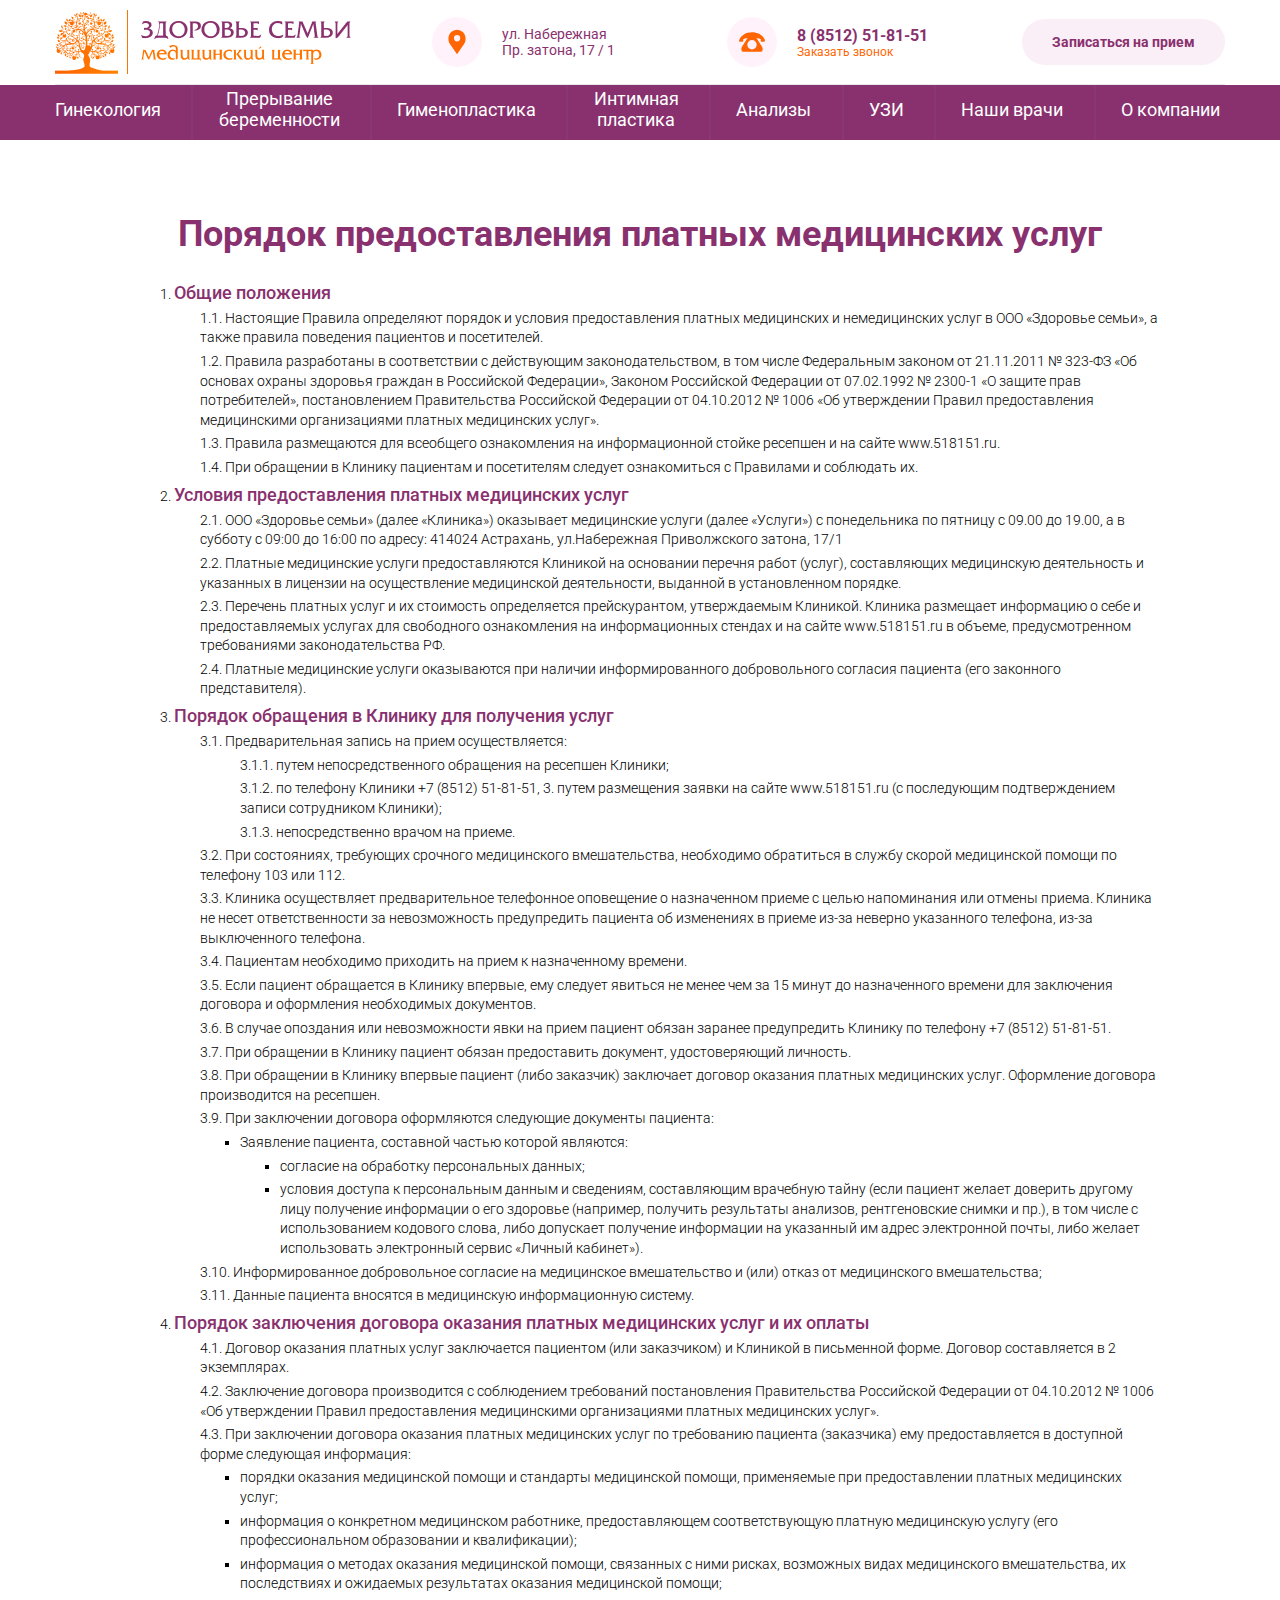
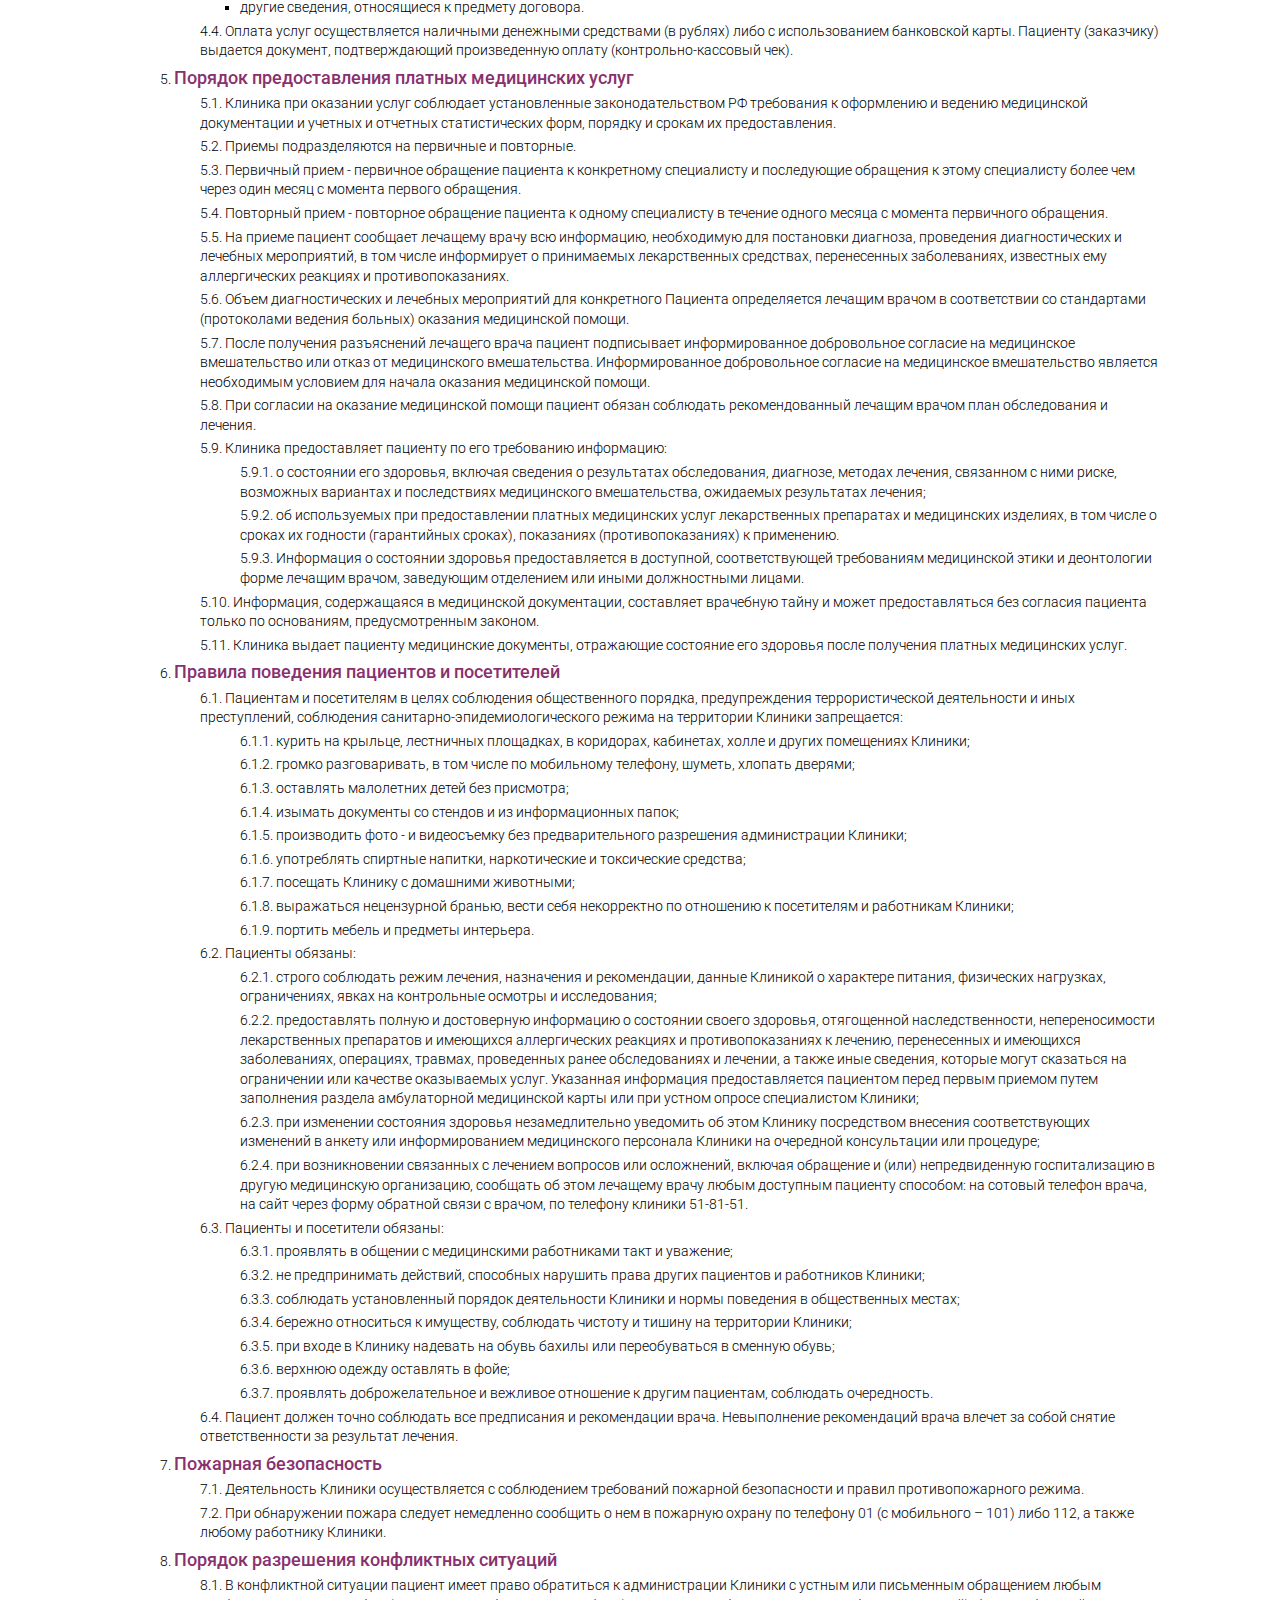
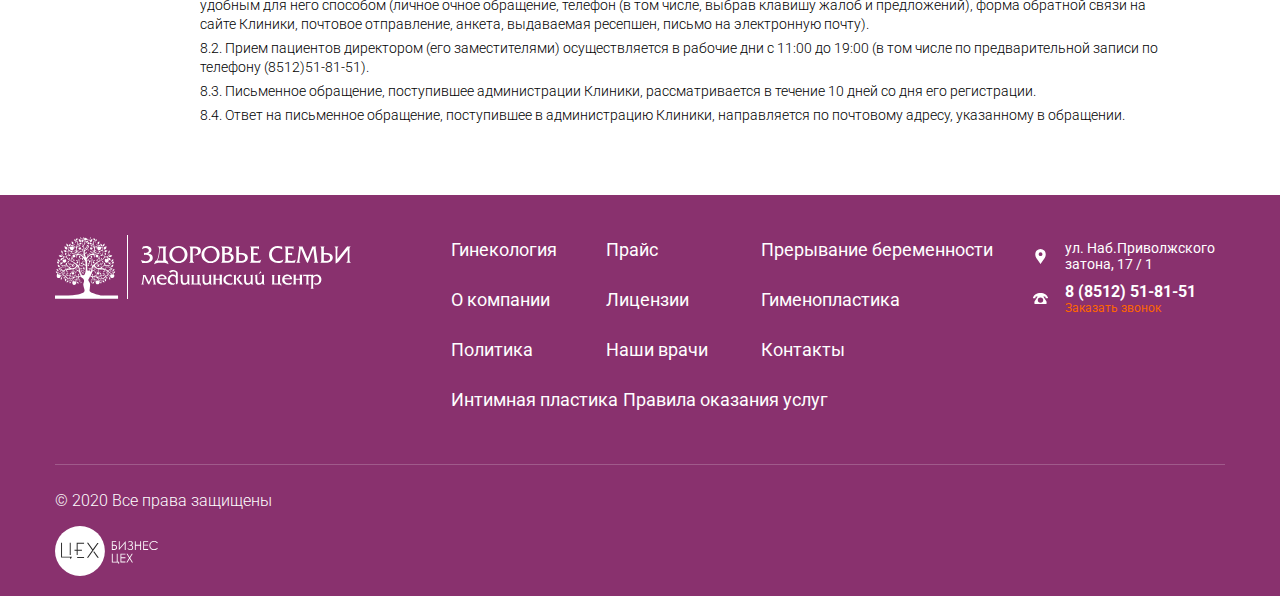
<file: rules.html>
<!DOCTYPE html>
<html lang="ru">
<head>
	<!-- Yandex.Metrika counter -->
	<script type="text/javascript" >
		(function(m,e,t,r,i,k,a){m[i]=m[i]||function(){(m[i].a=m[i].a||[]).push(arguments)};
		m[i].l=1*new Date();k=e.createElement(t),a=e.getElementsByTagName(t)[0],k.async=1,k.src=r,a.parentNode.insertBefore(k,a)})
		(window, document, "script", "https://mc.yandex.ru/metrika/tag.js", "ym");
	
		ym(56646148, "init", {
			clickmap:true,
			trackLinks:true,
			accurateTrackBounce:true,
			webvisor:true
		});
	</script>
	<noscript><div><img src="https://mc.yandex.ru/watch/56646148" style="position:absolute; left:-9999px;" alt="" /></div></noscript>
	<!-- /Yandex.Metrika counter -->
	<meta charset="UTF-8">
	<title>Информация о гинекологическом центре «Здоровье семьи» в Астрахани</title>
	<link rel="shortcut icon" href="/leaf.ico" type="image/x-icon">
	<meta name="viewport" content="width=device-width, initial-scale=1, maximum-scale=1">
	<meta name="description" content="В гинекологическом центре «Здоровье семьи» города Астрахани мы создали все условия для успешного лечения женских заболеваний: высококвалифицированные специалисты постоянно совершенствуют свое мастерство, обновляется парк медицинского оборудования, улучшаются условия для пациентов.">
	<link href="https://fonts.googleapis.com/css?family=Roboto:300,400,500,700,900&display=swap&subset=cyrillic-ext" rel="stylesheet">
	<link rel="stylesheet" href="css/libs.min.css">	
	<link rel="stylesheet" href="css/main.css">

</head>
<body>
	<header class="header">
		<div class="header__top">
		  <a class="header__logo" href="index.html">
		   	<picture>
			    <img src="img/logo3.jpg" alt="Здоровье семьи">
	  		</picture>
		  </a>
		  <div class="contacts">
		  	<div class="contacts__address">
	  		  <div class="contacts__svg-box">
	  			<svg xmlns="http://www.w3.org/2000/svg" viewBox="0 0 11 15" width="18" height="26">
	  			  <path fill="#ff6500" d="M9.706 8.93L5.503 15 1.295 8.922c-1.57-2.093-1.342-5.547.494-7.383A5.219 5.219 0 015.503 0a5.22 5.22 0 013.715 1.539c1.836 1.836 2.064 5.29.488 7.391zM7.469 5.205a1.92 1.92 0 00-1.917-1.918 1.92 1.92 0 00-1.918 1.918 1.92 1.92 0 001.918 1.917 1.92 1.92 0 001.917-1.917z"></path>
	  			</svg>
	  		  </div>
	  		  <p class="contacts__address-text">ул. Набережная <br/> Пр. затона, 17 / 1</p>
  			</div>
  				<a class="contacts__tel" href="tel:8512518151">
	  			  <div class="contacts__svg-box">
  						<svg xmlns="http://www.w3.org/2000/svg" viewBox="0 0 15 11" width="26" height="20">
   						  <path fill="#ff6500" d="M14.89 5.097a.541.541 0 01-.431.214H13.09a.541.541 0 01-.541-.54v-.913a6.65 6.65 0 00-.985-.359c-.384-.11-.904-.23-1.566-.325a.902.902 0 01.173.197l3.286 5.1a.902.902 0 01.143.489v1.221a.902.902 0 01-.902.902H2.302a.902.902 0 01-.902-.902V8.96c0-.173.05-.343.143-.489l3.286-5.1A.901.901 0 015 3.174a11.61 11.61 0 00-1.567.325 6.66 6.66 0 00-.985.36v.911a.541.541 0 01-.54.541H.54a.541.541 0 01-.52-.687c.358-1.278 1.28-2.457 2.595-3.32C4.005.392 5.694-.09 7.5-.09c3.625 0 6.7 1.938 7.48 4.714a.541.541 0 01-.09.473zM4.794 7.115A2.709 2.709 0 007.5 9.821a2.709 2.709 0 002.706-2.706A2.709 2.709 0 007.5 4.41a2.709 2.709 0 00-2.706 2.706z"></path>
  						</svg>
	  			  </div>
	   			  <span class="contacts__tel--num">8 (8512) 51-81-51</span>
	  			  <span class="contacts__tel--call">Заказать звонок</span>
					</a>
					<div class="contacts__appointment"><button class="appointment--btn">Записаться на прием</button></div>
	  	  </div>		  
		</div>
		<nav class="navigation ">
		  <button class="navigation__btn" type="button">МЕНЮ</button>
		  <ul class="navigation__list" id="panel">
				<li class="navigation__item ">
				  <a class="navigation__link" href="index.html">Гинекология</a>
				</li>
				<div class="delimiter"></div>
				<li class="navigation__item">
				  <a class="navigation__link" href="break-pregnancy.html">Прерывание <br/> беременности</a>
				</li>
				<div class="delimiter"></div>
				<li class="navigation__item ">
				  <a class="navigation__link" href="gimenoplastika.html">Гименопластика</a>
				</li>
				<div class="delimiter"></div>
				<li class="navigation__item ">
				  <a class="navigation__link" href="plastica.html">Интимная <br/> пластика</a>
				</li>
				<div class="delimiter"></div>
				<li class="navigation__item ">
				  <a class="navigation__link" href="uzi.html">Анализы</a>
				</li>
				<div class="delimiter"></div>
				<li class="navigation__item">
				  <a class="navigation__link " href="uzi.html">УЗИ</a>
				</li>
				<div class="delimiter"></div>
				<li class="navigation__item ">
				  <a class="navigation__link" href="doctors.html">Наши врачи</a>
				</li>
				<div class="delimiter"></div>
				<li class="navigation__item">
				  <a class="navigation__link" href="about_us.html">О компании</a>
				  <ul class="submenu">
				  	<li class="submenu__item">
						  <a class="submenu__link" href="price.html">Прайс</a>
						</li>
						<li class="submenu__item">
						  <a class="submenu__link" href="documents.html">Лицензия и свидетельства</a>
						</li>
						<li class="submenu__item">
						  <a class="submenu__link" href="rules.html">Правила оказания услуг</a>
						</li>
						<li class="submenu__item">
						  <a class="submenu__link" href="info.html">Политика обработки персональных данных</a>
						</li>						
						<li class="submenu__item">
						  <a class="submenu__link" href="contacts.html">Контакты</a>
						</li>
				  </ul>
				</li>			
		  </ul>
		</nav>
	  </header>
	<main class="main-page">
			<section class="block_info">
				<div class="in_block_rules">
                    <h1 class="h1_contacts">Порядок предоставления платных медицинских услуг</h1>
<ol>
    <li><h2>Общие положения</h2>
		<ol>
			<li><p>Настоящие Правила определяют порядок и условия предоставления платных медицинских и немедицинских услуг в ООО 
					«Здоровье семьи», а также правила поведения пациентов и посетителей.</p></li>
			<li><p>Правила разработаны в соответствии с действующим законодательством, в том числе Федеральным законом от 21.11.2011
					 № 323-ФЗ «Об основах охраны здоровья граждан в Российской Федерации», Законом Российской Федерации от 07.02.1992
					  № 2300-1 «О защите прав потребителей», постановлением Правительства Российской Федерации от 04.10.2012 № 1006
					   «Об утверждении Правил предоставления медицинскими организациями платных медицинских услуг».</p></li>
			<li><p>Правила размещаются для всеобщего ознакомления на информационной стойке ресепшен и на сайте www.518151.ru.</p></li>
			<li><p>При обращении в Клинику пациентам и посетителям следует ознакомиться с Правилами и соблюдать их.</p></li>
		</ol>
	</li>

    <li><h2>Условия предоставления платных медицинских услуг</h2>
		<ol>
			<li><p>ООО «Здоровье семьи» (далее «Клиника») оказывает медицинские услуги (далее «Услуги») с понедельника по пятницу с 09.00 до
			 	19.00, а в субботу с 09:00 до 16:00 по адресу: 414024 Астрахань, ул.Набережная Приволжского затона, 17/1</p></li>
			<li><p>Платные медицинские услуги предоставляются Клиникой на основании перечня работ (услуг), составляющих медицинскую деятельность
			 	и указанных в лицензии на осуществление медицинской деятельности, выданной в установленном порядке.</p></li>
			<li><p>Перечень платных услуг и их стоимость определяется прейскурантом, утверждаемым Клиникой. Клиника размещает информацию
			 	о себе и предоставляемых услугах для свободного ознакомления на информационных стендах и на сайте www.518151.ru в объеме,
			  	предусмотренном требованиями законодательства РФ.</p></li>
			<li><p>Платные медицинские услуги оказываются при наличии информированного добровольного согласия пациента (его законного 
				представителя).</p></li>
		</ol>
	</li>

    <li><h2>Порядок обращения в Клинику для получения услуг</h2>
		<ol>
			<li><p>Предварительная запись на прием осуществляется:</h2>
				<ol>
					<li><p>путем непосредственного обращения на ресепшен Клиники;</p></li>
					<li><p>по телефону Клиники +7 (8512) 51-81-51, 3. путем размещения заявки на сайте www.518151.ru (с последующим 
						подтверждением записи сотрудником Клиники);</p></li>
					<li><p>непосредственно врачом на приеме.</p></li>
				</ol>
			</li>

			<li><p>При состояниях, требующих срочного медицинского вмешательства, необходимо обратиться в службу скорой медицинской 
				помощи по телефону 103 или 112.</p></li>
			<li><p>Клиника осуществляет предварительное телефонное оповещение о назначенном приеме с целью напоминания или отмены 
				приема. Клиника не несет ответственности за невозможность предупредить пациента об изменениях в приеме из-за неверно 
				указанного телефона, из-за выключенного телефона.</p></li>
			<li><p>Пациентам необходимо приходить на прием к назначенному времени.</p></li>
			<li><p>Если пациент обращается в Клинику впервые, ему следует явиться не менее чем за 15 минут до назначенного времени 
				для заключения договора и оформления необходимых документов.</p></li>
			<li><p>В случае опоздания или невозможности явки на прием пациент обязан заранее предупредить Клинику по телефону
				 +7 (8512) 51-81-51.</p></li>
			<li><p>При обращении в Клинику пациент обязан предоставить документ, удостоверяющий личность.</p></li>
			<li><p>При обращении в Клинику впервые пациент (либо заказчик) заключает договор оказания платных медицинских услуг. 
				Оформление договора производится на ресепшен.</p></li>
			<li><p>При заключении договора оформляются следующие документы пациента:</p>
				<ul>
					<li><p>Заявление пациента, составной частью которой являются:</p>
						<ul>
							<li><p>согласие на обработку персональных данных;</p></li>
							<li><p>условия доступа к персональным данным и сведениям, составляющим врачебную тайну (если пациент желает доверить
					 				другому лицу получение информации о его здоровье (например, получить результаты анализов, рентгеновские 
					 				снимки и пр.), в том числе с использованием кодового слова, либо допускает получение информации на указанный 
									 им адрес электронной почты, либо желает использовать электронный сервис «Личный кабинет»).</p></li>
						</ul>
					</li>
				</ul>
			</li>

			<li><p>Информированное добровольное согласие на медицинское вмешательство и (или) отказ от медицинского вмешательства;</p></li>
			<li><p>Данные пациента вносятся в медицинскую информационную систему.</p></li>
		</ol>
	</li>

    <li><h2>Порядок заключения договора оказания платных медицинских услуг и их оплаты</h2>
		<ol>
			<li><p>Договор оказания платных услуг заключается пациентом (или заказчиком) и Клиникой в письменной форме. Договор 
				составляется в 2 экземплярах.</p></li>
			<li><p>Заключение договора производится с соблюдением требований постановления Правительства Российской Федерации от 
				04.10.2012 № 1006 «Об утверждении Правил предоставления медицинскими организациями платных медицинских услуг».</p></li>
			<li><p>При заключении договора оказания платных медицинских услуг по требованию пациента (заказчика) ему предоставляется 
				в доступной форме следующая информация:</p>
				<ul>
					<li><p>порядки оказания медицинской помощи и стандарты медицинской помощи, применяемые при предоставлении платных 
							медицинских услуг;</p></li>
					<li><p>информация о конкретном медицинском работнике, предоставляющем соответствующую платную медицинскую услугу (его
				 			профессиональном образовании и квалификации);</p></li>
					<li><p>информация о методах оказания медицинской помощи, связанных с ними рисках, возможных видах медицинского вмешательства,
				 			их последствиях и ожидаемых результатах оказания медицинской помощи;</p></li>
					<li><p>другие сведения, относящиеся к предмету договора.</p></li>
				</ul>
			</li>
			<li><p>Оплата услуг осуществляется наличными денежными средствами (в рублях) либо с использованием банковской карты. 
				Пациенту (заказчику) выдается документ, подтверждающий произведенную оплату (контрольно-кассовый чек).</p></li>
		</ol>
	</li>

    <li><h2>Порядок предоставления платных медицинских услуг</h2>
		<ol>
			<li><p>Клиника при оказании услуг соблюдает установленные законодательством РФ требования к оформлению и ведению 
				медицинской документации и учетных и отчетных статистических форм, порядку и срокам их предоставления.</p></li>
			<li><p>Приемы подразделяются на первичные и повторные.</p></li>
			<li><p>Первичный прием - первичное обращение пациента к конкретному специалисту и последующие обращения к этому 
				специалисту более чем через один месяц с момента первого обращения.</p></li>
			<li><p>Повторный прием - повторное обращение пациента к одному специалисту в течение одного месяца с момента 
				первичного обращения.</p></li>
			<li><p>На приеме пациент сообщает лечащему врачу всю информацию, необходимую для постановки диагноза, проведения 
				диагностических и лечебных мероприятий, в том числе информирует о принимаемых лекарственных средствах, 
				перенесенных заболеваниях, известных ему аллергических реакциях и противопоказаниях.</p></li>
			<li><p>Объем диагностических и лечебных мероприятий для конкретного Пациента определяется лечащим врачом в соответствии
				 со стандартами (протоколами ведения больных) оказания медицинской помощи.</p></li>
			<li><p>После получения разъяснений лечащего врача пациент подписывает информированное добровольное согласие на 
				медицинское вмешательство или отказ от медицинского вмешательства. Информированное добровольное согласие 
				на медицинское вмешательство является необходимым условием для начала оказания медицинской помощи.</p></li>
			<li><p>При согласии на оказание медицинской помощи пациент обязан соблюдать рекомендованный лечащим врачом план 
				обследования и лечения.</p></li>
			<li><p>Клиника предоставляет пациенту по его требованию информацию:</p>
				<ol>
					<li><p>о состоянии его здоровья, включая сведения о результатах обследования, диагнозе, методах лечения, 
						связанном с ними риске, возможных вариантах и последствиях медицинского вмешательства, ожидаемых 
						результатах лечения;</p></li>
					<li><p>об используемых при предоставлении платных медицинских услуг лекарственных препаратах и медицинских 
						изделиях, в том числе о сроках их годности (гарантийных сроках), показаниях (противопоказаниях) к применению.</p></li>
					<li><p>Информация о состоянии здоровья предоставляется в доступной, соответствующей требованиям медицинской
						 этики и деонтологии форме лечащим врачом, заведующим отделением или иными должностными лицами.</p></li>
				</ol>
			</li>
			<li><p>Информация, содержащаяся в медицинской документации, составляет врачебную тайну и может предоставляться без 
				согласия пациента только по основаниям, предусмотренным законом.</p></li>
			<li><p>Клиника выдает пациенту медицинские документы, отражающие состояние его здоровья после получения платных 
				медицинских услуг.</p></li>
		</ol>
	</li>

    <li><h2>Правила поведения пациентов и посетителей</h2>
		<ol>
			<li><p>Пациентам и посетителям в целях соблюдения общественного порядка, предупреждения террористической деятельности и иных 
преступлений, соблюдения санитарно-эпидемиологического режима на территории Клиники запрещается:</p>
				<ol>
					<li><p>курить на крыльце, лестничных площадках, в коридорах, кабинетах, холле и других помещениях Клиники;</p></li>
					<li><p>громко разговаривать, в том числе по мобильному телефону, шуметь, хлопать дверями;</p></li>
					<li><p>оставлять малолетних детей без присмотра;</p></li>
					<li><p>изымать документы со стендов и из информационных папок;</p></li>
					<li><p>производить фото - и видеосъемку без предварительного разрешения администрации Клиники;</p></li>
					<li><p>употреблять спиртные напитки, наркотические и токсические средства;</p></li>
					<li><p>посещать Клинику с домашними животными;</p></li>
					<li><p>выражаться нецензурной бранью, вести себя некорректно по отношению к посетителям и работникам Клиники;</p></li>
					<li><p>портить мебель и предметы интерьера.</p></li>
				</ol>
			</li>
			<li><p>Пациенты обязаны:</p>
				<ol>
					<li><p>строго соблюдать режим лечения, назначения и рекомендации, данные Клиникой о характере питания, физических 
						нагрузках, ограничениях, явках на контрольные осмотры и исследования;</p></li>
					<li><p>предоставлять полную и достоверную информацию о состоянии своего здоровья, отягощенной наследственности,
							 непереносимости лекарственных препаратов и имеющихся аллергических реакциях и противопоказаниях к лечению,
							  перенесенных и имеющихся заболеваниях, операциях, травмах, проведенных ранее обследованиях и лечении,
							   а также иные сведения, которые могут сказаться на ограничении или качестве оказываемых услуг. 
							   Указанная информация предоставляется пациентом перед первым приемом путем заполнения раздела 
							   амбулаторной медицинской карты или при устном опросе специалистом Клиники;</p></li>
					<li><p>при изменении состояния здоровья незамедлительно уведомить об этом Клинику посредством внесения 
						соответствующих изменений в анкету или информированием медицинского персонала Клиники на очередной 
						консультации или процедуре;</p></li>
					<li><p>при возникновении связанных с лечением вопросов или осложнений, включая обращение и (или) непредвиденную 
						госпитализацию в другую медицинскую организацию, сообщать об этом лечащему врачу любым доступным пациенту
						 способом: на сотовый телефон врача, на сайт через форму обратной связи с врачом, по телефону клиники 
						 51-81-51.</p></li>
				</ol>
			</li>
			<li><p>Пациенты и посетители обязаны:</p>
				<ol>
					<li><p>проявлять в общении с медицинскими работниками такт и уважение;</p></li>
					<li><p>не предпринимать действий, способных нарушить права других пациентов и работников Клиники;</p></li>
					<li><p>соблюдать установленный порядок деятельности Клиники и нормы поведения в общественных местах;</p></li>
					<li><p>бережно относиться к имуществу, соблюдать чистоту и тишину на территории Клиники;</p></li>
					<li><p>при входе в Клинику надевать на обувь бахилы или переобуваться в сменную обувь;</p></li>
					<li><p>верхнюю одежду оставлять в фойе;</p></li>
					<li><p>проявлять доброжелательное и вежливое отношение к другим пациентам, соблюдать очередность.</p></li>
				</ol>
			</li>
			<li>Пациент должен точно соблюдать все предписания и рекомендации врача. Невыполнение рекомендаций врача влечет за собой
				 снятие ответственности за результат лечения.</p></li>
		</ol>
	</li>
    <li><h2>Пожарная безопасность</h2>
		<ol>
			<li><p>Деятельность Клиники осуществляется с соблюдением требований пожарной безопасности и правил противопожарного
				 режима.</p></li>
			<li><p>При обнаружении пожара следует немедленно сообщить о нем в пожарную охрану по телефону 01 (с мобильного – 101)
				 либо 112, а также любому работнику Клиники.</p></li>
		</ol>
	</li>
    <li><h2>Порядок разрешения конфликтных ситуаций</h2>
		<ol>
			<li><p>В конфликтной ситуации пациент имеет право обратиться к администрации Клиники с устным или письменным 
				обращением любым удобным для него способом (личное очное обращение, телефон (в том числе, выбрав клавишу 
				жалоб и предложений), форма обратной связи на сайте Клиники, почтовое отправление, анкета, выдаваемая 
				ресепшен, письмо на электронную почту).</p></li>
			<li><p>Прием пациентов директором (его заместителями) осуществляется в рабочие дни с 11:00 до 19:00 (в том числе
				 по предварительной записи по телефону (8512)51-81-51).</p></li>
			<li><p>Письменное обращение, поступившее администрации Клиники, рассматривается в течение 10 дней со дня его регистрации.</p></li>
			<li><p>Ответ на письменное обращение, поступившее в администрацию Клиники, направляется по почтовому адресу, указанному
				 в обращении.</p></li>
		</ol>
	</li>
</ol>		
                    </div>
				</div>
			</section>
		</main>

		<footer class="footer">
			<div class="footer__content">
			  <a class="footer__logo" href="index.html">
				<picture>
				  <img src="img/logof.svg" alt="Здоровье семьи">
				</picture>
			  </a>
			  <nav class="navigation navigation--footer">
	        <ul class="navigation__list navigation__list--footer">
	          <li class="navigation__item">
	            <a class="navigation__link navigation__link--footer" href="index.html">Гинекология</a>
	          </li>                 
	          <li class="navigation__item">
	            <a class="navigation__link navigation__link--footer" href="price.html">Прайс</a>
	          </li>
	          <li class="navigation__item">
	            <a class="navigation__link navigation__link--footer" href="break-pregnancy.html">Прерывание беременности</a>
	          </li>
	          <li class="navigation__item">
	            <a class="navigation__link navigation__link--footer" href="about_us.html">О компании</a>
	          </li>          
	          <li class="navigation__item">
	            <a class="navigation__link navigation__link--footer" href="documents.html">Лицензии</a>
	          </li>
	          <li class="navigation__item">
	            <a class="navigation__link navigation__link--footer" href="gimenoplastika.html">Гименопластика</a>
	          </li>
	          <li class="navigation__item">
	            <a class="navigation__link navigation__link--footer" href="info.html">Политика</a>
						</li>
						<li class="navigation__item">
							<a class="navigation__link navigation__link--footer" href="doctors.html">Наши врачи</a>
						</li>
	          <li class="navigation__item">
	            <a class="navigation__link navigation__link--footer" href="contacts.html">Контакты</a>
	          </li>
	          <li class="navigation__item">
						  <a class="navigation__link navigation__link--footer" href="plastica.html">Интимная пластика</a>
						</li> 
	          <li class="navigation__item">
	            <a class="navigation__link navigation__link--footer" href="rules.html">Правила оказания услуг</a>
	          </li>               
	        </ul>
	      </nav>
			  <div class="contacts contacts--footer">
				<div class="contacts__address contacts__address--footer">
				  <div class="contacts__svg-box contacts__svg-box--footer">
					<svg class="contacts__svg--footer" xmlns="http://www.w3.org/2000/svg" viewBox="0 0 11 15" width="18" height="26">
					  <path class="contacts__svg-path" fill="#ff6500" d="M9.706 8.93L5.503 15 1.295 8.922c-1.57-2.093-1.342-5.547.494-7.383A5.219 5.219 0 015.503 0a5.22 5.22 0 013.715 1.539c1.836 1.836 2.064 5.29.488 7.391zM7.469 5.205a1.92 1.92 0 00-1.917-1.918 1.92 1.92 0 00-1.918 1.918 1.92 1.92 0 001.918 1.917 1.92 1.92 0 001.917-1.917z"></path>
					</svg>
				  </div>
				  <p class="contacts__address-text contacts__address-text--footer">ул. Наб.Приволжского затона, 17 / 1</p>
				</div>
				<a class="contacts__tel contacts__tel--footer" href="tel:8512518151">
				  <div class="contacts__svg-box contacts__svg-box--footer">
					<svg class="contacts__svg--footer" xmlns="http://www.w3.org/2000/svg" viewBox="0 0 15 11" width="26" height="20">
					  <path class="contacts__svg-path" fill="#ff6500" d="M14.89 5.097a.541.541 0 01-.431.214H13.09a.541.541 0 01-.541-.54v-.913a6.65 6.65 0 00-.985-.359c-.384-.11-.904-.23-1.566-.325a.902.902 0 01.173.197l3.286 5.1a.902.902 0 01.143.489v1.221a.902.902 0 01-.902.902H2.302a.902.902 0 01-.902-.902V8.96c0-.173.05-.343.143-.489l3.286-5.1A.901.901 0 015 3.174a11.61 11.61 0 00-1.567.325 6.66 6.66 0 00-.985.36v.911a.541.541 0 01-.54.541H.54a.541.541 0 01-.52-.687c.358-1.278 1.28-2.457 2.595-3.32C4.005.392 5.694-.09 7.5-.09c3.625 0 6.7 1.938 7.48 4.714a.541.541 0 01-.09.473zM4.794 7.115A2.709 2.709 0 007.5 9.821a2.709 2.709 0 002.706-2.706A2.709 2.709 0 007.5 4.41a2.709 2.709 0 00-2.706 2.706z"></path>
					</svg>
				  </div>
				  <span class="contacts__tel--num">8 (8512) 51-81-51</span>
				  <span class="contacts__tel--call">Заказать звонок</span>
				</a>
			  </div>
			</div>
			<div class="footer__copyright-box">
			  <p class="footer__copyright">© 2020 Все права защищены</p>
			  <a class="footer__made" href="https://bzcekh.ru/" title="Изготовление интернет сайтов в Астрахани">
			  	<img src="img/logo-footer.svg" alt="Рекламное агентство «Бизнес Цех»" title="Заказать изготовление интернет сайта в Астрахани" width="117" height="50">
			  </a>
			</div>
		  </footer>
	<script src="js/libs.min.js"></script>
	<script src="js/script.js"></script>

	<!-- Begin LeadBack code {literal} -->
	<script>
		var _emv = _emv || [];
		_emv['campaign'] = 'ed924d520ed1f8a00f98e6b5';
		
		(function() {
			var em = document.createElement('script'); em.type = 'text/javascript'; em.async = true;
			em.src = ('https:' == document.location.protocol ? 'https://' : 'http://') + 'leadback.ru/js/leadback.js';
			var s = document.getElementsByTagName('script')[0]; s.parentNode.insertBefore(em, s);
		})();
	</script>
	<!-- End LeadBack code {/literal} -->
</body>
</html>
</file>
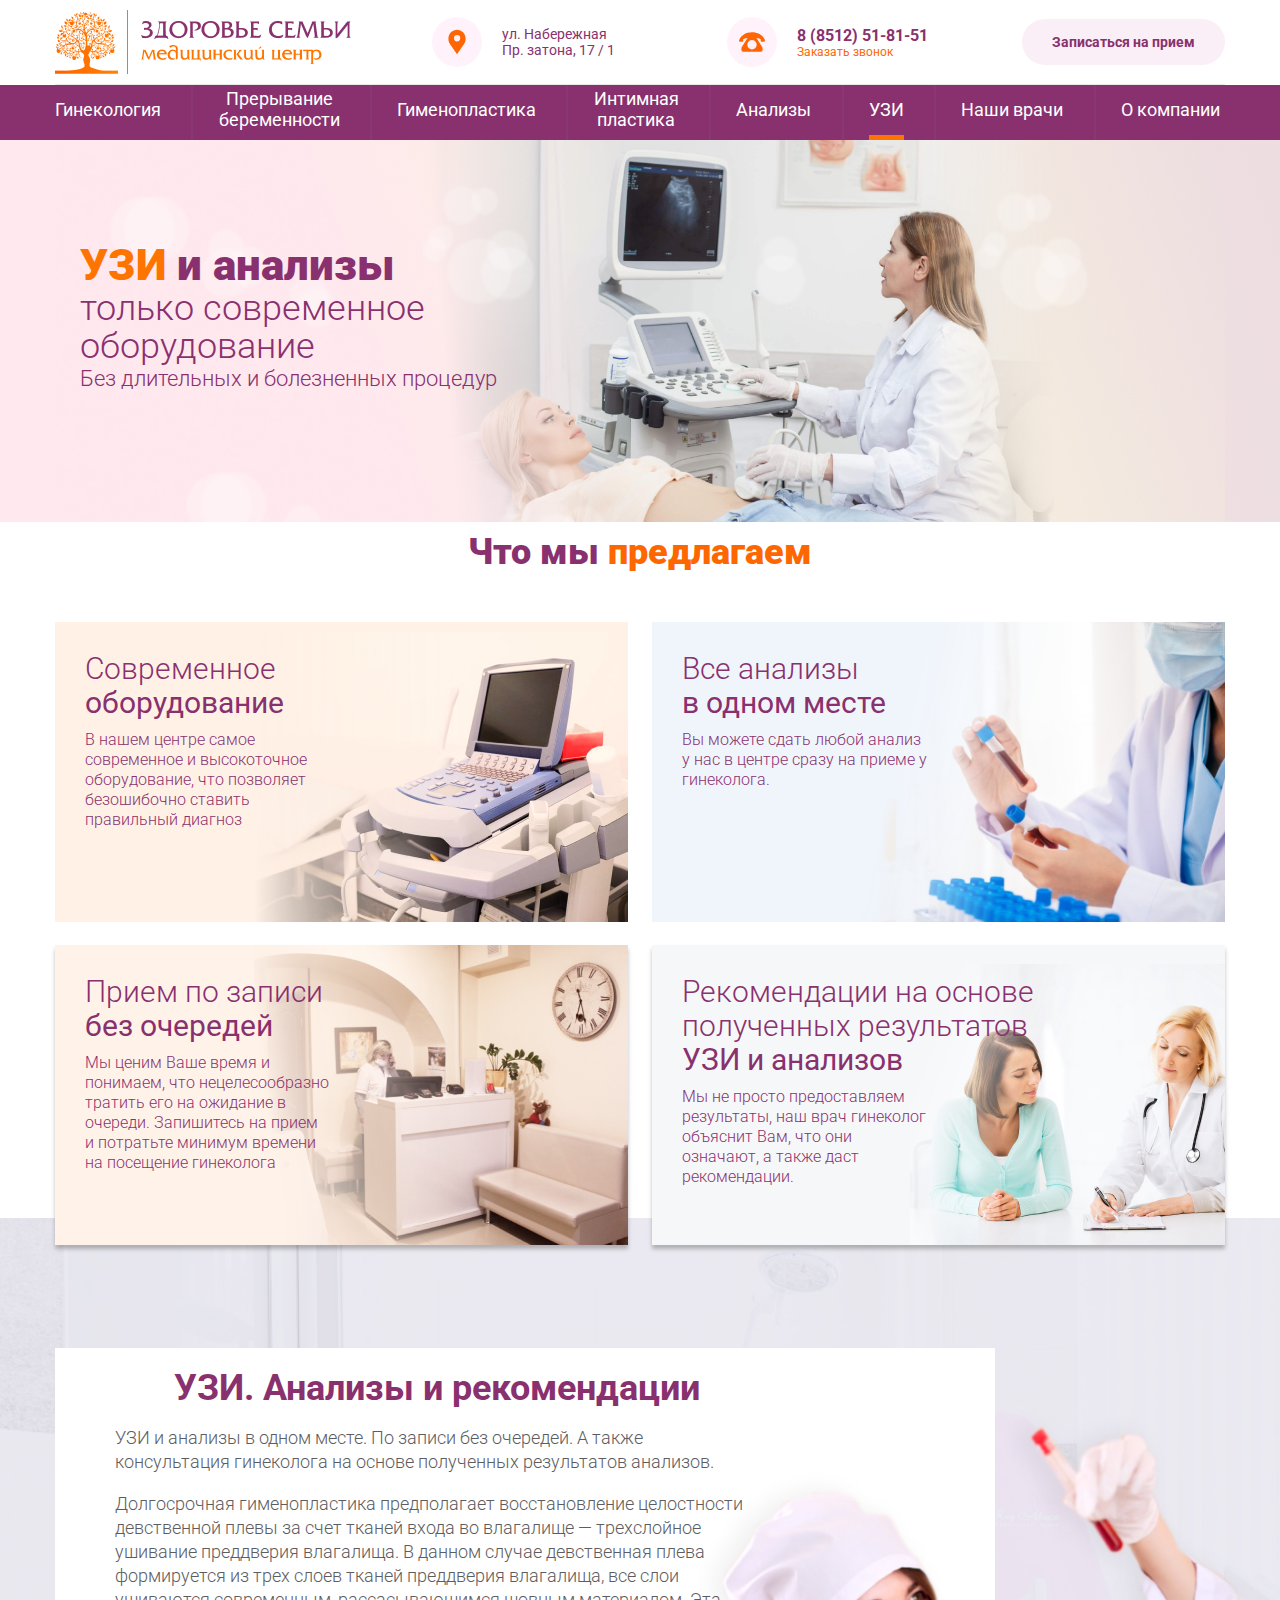
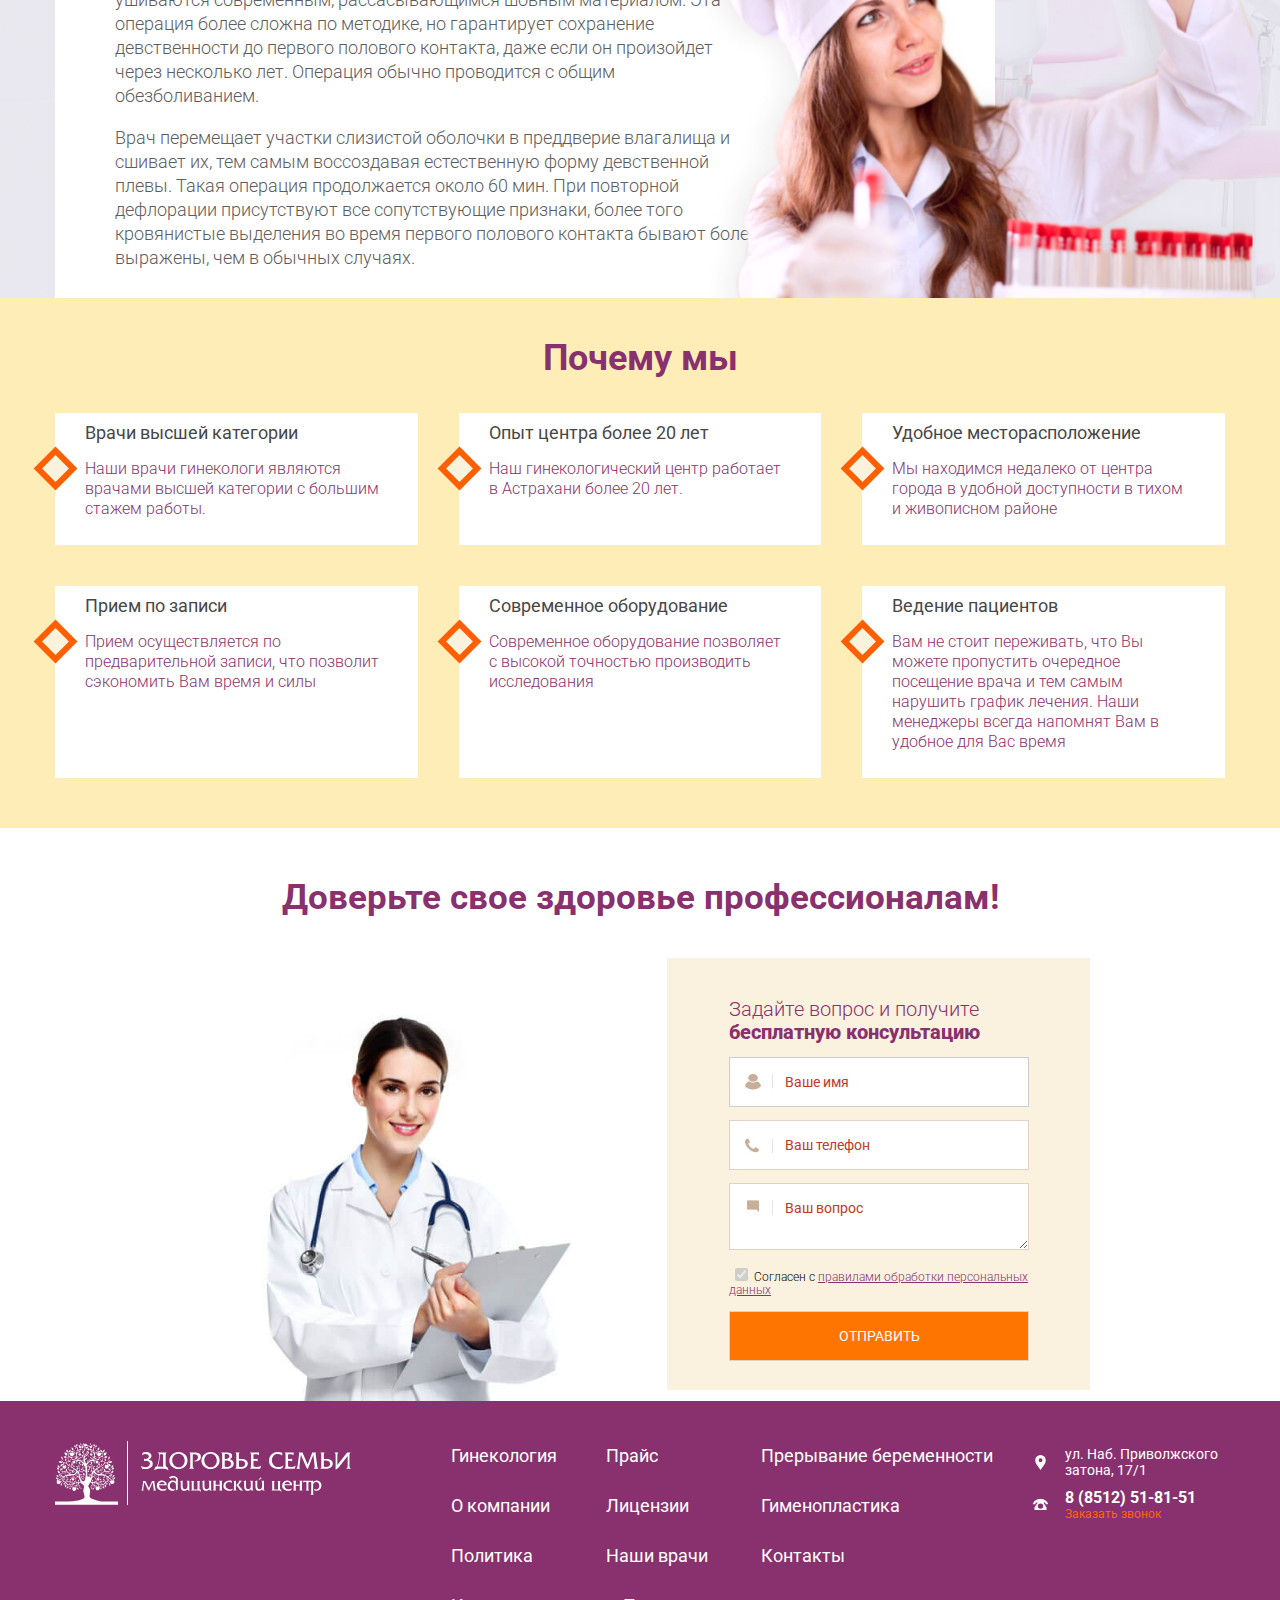
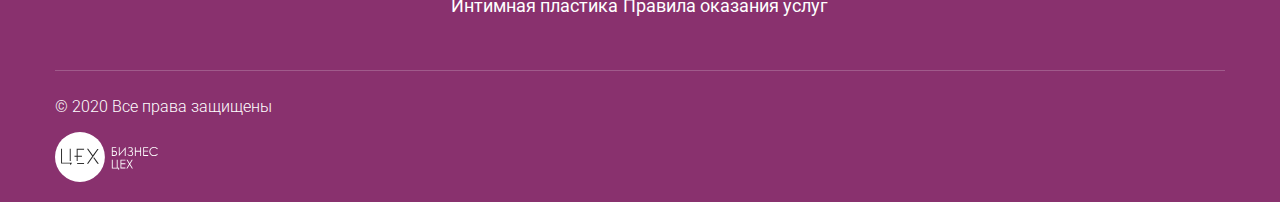
<file: uzi.html>
<!DOCTYPE html>
<html lang="ru">
<head>
    <!-- Yandex.Metrika counter -->
  <script type="text/javascript" >
    (function(m,e,t,r,i,k,a){m[i]=m[i]||function(){(m[i].a=m[i].a||[]).push(arguments)};
    m[i].l=1*new Date();k=e.createElement(t),a=e.getElementsByTagName(t)[0],k.async=1,k.src=r,a.parentNode.insertBefore(k,a)})
    (window, document, "script", "https://mc.yandex.ru/metrika/tag.js", "ym");
  
    ym(56646148, "init", {
      clickmap:true,
      trackLinks:true,
      accurateTrackBounce:true,
      webvisor:true
    });
  </script>
  <noscript><div><img src="https://mc.yandex.ru/watch/56646148" style="position:absolute; left:-9999px;" alt="" /></div></noscript>
  <!-- /Yandex.Metrika counter -->
  <meta charset="UTF-8">
  <title>УЗИ. Анализы в Астрахани. Только современное оборудование. По записи без очереди</title>
  <link rel="shortcut icon" href="/leaf.ico" type="image/x-icon">
  <meta name="viewport" content="width=device-width, initial-scale=1, maximum-scale=1">
  <meta name="description" content="УЗИ и анализы в одном месте. По записи без очередей. А также консультация гинеколога на основе полученных результатов анализов.">
  <link href="https://fonts.googleapis.com/css?family=Roboto:300,400,500,700,900&display=swap&subset=cyrillic-ext" rel="stylesheet">
  <link rel="stylesheet" href="css/libs.min.css"> 
  <link rel="stylesheet" href="css/main.css">
  <link rel="stylesheet" href="css/style.min.css">
  <script src="js/jquery-1.2.3.pack.js"></script>
  <script src="js/runonload.js"></script>
  <script src="js/tutorial.js"></script>
</head>
<body>
  <header class="header">
		<div class="header__top">
		  <a class="header__logo" href="index.html">
		   	<picture>
			    <img src="img/logo3.jpg" alt="Здоровье семьи">
	  		</picture>
		  </a>
		  <div class="contacts">
		  	<div class="contacts__address">
	  		  <div class="contacts__svg-box">
	  			<svg xmlns="http://www.w3.org/2000/svg" viewBox="0 0 11 15" width="18" height="26">
	  			  <path fill="#ff6500" d="M9.706 8.93L5.503 15 1.295 8.922c-1.57-2.093-1.342-5.547.494-7.383A5.219 5.219 0 015.503 0a5.22 5.22 0 013.715 1.539c1.836 1.836 2.064 5.29.488 7.391zM7.469 5.205a1.92 1.92 0 00-1.917-1.918 1.92 1.92 0 00-1.918 1.918 1.92 1.92 0 001.918 1.917 1.92 1.92 0 001.917-1.917z"></path>
	  			</svg>
	  		  </div>
	  		  <p class="contacts__address-text">ул. Набережная <br/> Пр. затона, 17 / 1</p>
  			</div>
  				<a class="contacts__tel" href="tel:8512518151">
	  			  <div class="contacts__svg-box">
  						<svg xmlns="http://www.w3.org/2000/svg" viewBox="0 0 15 11" width="26" height="20">
   						  <path fill="#ff6500" d="M14.89 5.097a.541.541 0 01-.431.214H13.09a.541.541 0 01-.541-.54v-.913a6.65 6.65 0 00-.985-.359c-.384-.11-.904-.23-1.566-.325a.902.902 0 01.173.197l3.286 5.1a.902.902 0 01.143.489v1.221a.902.902 0 01-.902.902H2.302a.902.902 0 01-.902-.902V8.96c0-.173.05-.343.143-.489l3.286-5.1A.901.901 0 015 3.174a11.61 11.61 0 00-1.567.325 6.66 6.66 0 00-.985.36v.911a.541.541 0 01-.54.541H.54a.541.541 0 01-.52-.687c.358-1.278 1.28-2.457 2.595-3.32C4.005.392 5.694-.09 7.5-.09c3.625 0 6.7 1.938 7.48 4.714a.541.541 0 01-.09.473zM4.794 7.115A2.709 2.709 0 007.5 9.821a2.709 2.709 0 002.706-2.706A2.709 2.709 0 007.5 4.41a2.709 2.709 0 00-2.706 2.706z"></path>
  						</svg>
	  			  </div>
	   			  <span class="contacts__tel--num">8 (8512) 51-81-51</span>
	  			  <span class="contacts__tel--call">Заказать звонок</span>
					</a>
					<div class="contacts__appointment"><button class="appointment--btn">Записаться на прием</button></div>
	  	  </div>		  
		</div>
		<nav class="navigation ">
		  <button class="navigation__btn" type="button">МЕНЮ</button>
		  <ul class="navigation__list" id="panel">
				<li class="navigation__item ">
				  <a class="navigation__link" href="index.html">Гинекология</a>
				</li>
				<div class="delimiter"></div>
				<li class="navigation__item">
				  <a class="navigation__link" href="break-pregnancy.html">Прерывание <br/> беременности</a>
				</li>
				<div class="delimiter"></div>
				<li class="navigation__item ">
				  <a class="navigation__link" href="gimenoplastika.html">Гименопластика</a>
				</li>
				<div class="delimiter"></div>
				<li class="navigation__item ">
				  <a class="navigation__link" href="plastica.html">Интимная <br/> пластика</a>
				</li>
				<div class="delimiter"></div>
				<li class="navigation__item ">
				  <a class="navigation__link" href="uzi.html">Анализы</a>
				</li>
				<div class="delimiter"></div>
				<li class="navigation__item">
				  <a class="navigation__link navigation__link--active" href="uzi.html">УЗИ</a>
				</li>
				<div class="delimiter"></div>
				<li class="navigation__item ">
				  <a class="navigation__link" href="doctors.html">Наши врачи</a>
				</li>
				<div class="delimiter"></div>
				<li class="navigation__item">
				  <a class="navigation__link" href="about_us.html">О компании</a>
				  <ul class="submenu">
				  	<li class="submenu__item">
						  <a class="submenu__link" href="price.html">Прайс</a>
						</li>
						<li class="submenu__item">
						  <a class="submenu__link" href="documents.html">Лицензия и свидетельства</a>
						</li>
						<li class="submenu__item">
						  <a class="submenu__link" href="rules.html">Правила оказания услуг</a>
						</li>
						<li class="submenu__item">
						  <a class="submenu__link" href="info.html">Политика обработки персональных данных</a>
						</li>						
						<li class="submenu__item">
						  <a class="submenu__link" href="contacts.html">Контакты</a>
						</li>
				  </ul>
				</li>			
		  </ul>
		</nav>
	  </header>
  <main class="main-page">    
    <section class="banner--uzi">
      <div class="banner__wrapper">
        <h1 class="banner__title"><span>УЗИ</span> и анализы</h1>
        <h2 class="banner__text" style="text-align: left;">только современное оборудование</h2>
        <p class="banner__text banner__text--2">Без длительных и болезненных процедур</p>
      </div>
    </section>
    <section class="block1 block1--plast">
      <h2 class="block1__title">Что мы <span>предлагаем</span></h2>
      <ul class="block1__list block1__list--uzi">
        <li>
          <h3 class="block1__card-title">Современное <br><b>оборудование</b></h3>
          <p class="block1__card-text">В нашем центре самое современное и высокоточное оборудование, что позволяет безошибочно ставить правильный диагноз</p>
        </li>
        <li>
          <h3 class="block1__card-title">Все анализы <br><b>в одном месте</b></h3>
          <p class="block1__card-text">Вы можете сдать любой анализ у нас в центре сразу на приеме у гинеколога.</p>
        </li>
        <li>
          <h3 class="block1__card-title">Прием по записи <br><b>без очередей</b></h3>
          <p class="block1__card-text">Мы ценим Ваше время и понимаем, что нецелесообразно тратить его на ожидание в очереди. Запишитесь на прием и потратьте минимум времени на посещение гинеколога</p>
        </li>
        <li>
          <h3 class="block1__card-title">Рекомендации на основе полученных результатов <br><b>УЗИ и анализов</b></h3>
          <p class="block1__card-text">Мы не просто предоставляем результаты, наш врач гинеколог объяснит Вам, что они означают, а также даст рекомендации.</p>
        </li>
      </ul>
    </section>
    <section class="block2">
      <div class="block2__wrapper">
        <div class="block2__content block2__content--uzi">
          <h2 class="block2__title">УЗИ. Анализы и рекомендации</h2>
          <p class="block2__text">
            УЗИ и анализы в одном месте. По записи без очередей. А также консультация гинеколога на основе полученных результатов анализов.
          </p>
          <p class="block2__text">
            Долгосрочная гименопластика предполагает восстановление целостности девственной плевы за счет тканей входа во влагалище — трехслойное ушивание преддверия влагалища. В данном случае девственная плева формируется из трех слоев тканей преддверия влагалища, все слои ушиваются современным, рассасывающимся шовным материалом.
            Эта операция более сложна по методике, но гарантирует сохранение девственности до первого полового контакта, даже если он произойдет через несколько лет. Операция обычно проводится с общим обезболиванием.
          </p>
          <p class="block2__text">
            Врач перемещает участки слизистой оболочки в преддверие влагалища
            и сшивает их, тем самым воссоздавая естественную форму девственной плевы. Такая операция продолжается около 60 мин. При повторной дефлорации присутствуют все сопутствующие признаки, более того кровянистые выделения во время первого полового контакта бывают более выражены, чем в обычных случаях.
          </p>
        </div>
      </div>
    </section>
    <section class="block3">
      <div class="block3__wrapper">
        <h2 class="block3__title">Почему мы</h2>
        <ul class="block3__list">
          <li>
            <h3 class="block3__item-title">Врачи высшей категории</h3>
            <p class="block3__item-text">
              Наши врачи гинекологи являются врачами высшей категории с большим стажем работы.
            </p>
          </li>
          <li>
            <h3 class="block3__item-title">Опыт центра более 20 лет</h3>
            <p class="block3__item-text">
              Наш гинекологический центр работает в Астрахани более 20 лет.
            </p>
          </li>
          <li>
            <h3 class="block3__item-title">Удобное месторасположение</h3>
            <p class="block3__item-text">
              Мы находимся недалеко от центра города в удобной доступности в тихом и живописном районе
            </p>
          </li>
          <li>
            <h3 class="block3__item-title">Прием по записи</h3>
            <p class="block3__item-text">
              Прием осуществляется по предварительной записи, что позволит сэкономить Вам время и силы
            </p>
          </li>
          <li>
            <h3 class="block3__item-title">Современное оборудование</h3>
            <p class="block3__item-text">
              Современное оборудование позволяет с высокой точностью производить исследования
            </p>
          </li>
          <li>
            <h3 class="block3__item-title">Ведение пациентов</h3>
            <p class="block3__item-text">
              Вам не стоит переживать, что Вы можете пропустить очередное посещение врача и тем самым нарушить график лечения. Наши менеджеры всегда напомнят Вам в удобное для Вас время
            </p>
          </li>
        </ul>
      </div>
    </section>
    <section class="block_question">
      <div class="in_block_question">
        <h2>Доверьте свое здоровье профессионалам!</h2>       
        <div class="block_form" id="contact_form">
          <form method="POST" name="contact" action="">
            <fieldset>
              <legend>Задайте вопрос и получите</br><span>бесплатную консультацию</span></legend>

              <input type="text" id="name" name="name" placeholder="Ваше имя" class="text-input">
              <label class="error" for="name" id="name_error">Обязательное поле для заполнения.</label>

              <input type="text" id="phone" name="phone" placeholder="Ваш телефон" class="text-input">
              <label class="error" for="phone" id="phone_error">Обязательное поле для заполнения.</label>

              <textarea id="text" name="text" placeholder="Ваш вопрос" class="text-input"></textarea>
              <div class="text_police_check">
                <input type="checkbox" checked disabled>Согласен с <a href="info.html" target="_blank">правилами обработки персональных данных</a>
              </div>
              <input type="submit" id="submit_btn" name="submit" class="button" value="ОТПРАВИТЬ">
            </fieldset>
          </form>
        </div>
      </div>
    </section>
  </main>
  <footer  class="footer">
    <div class="footer__content">
      <a class="footer__logo" href="index.html">
        <picture>
          <img src="img/logof.svg" alt="Здоровье семьи">
        </picture>
      </a>
      <nav class="navigation navigation--footer">
        <ul class="navigation__list navigation__list--footer">
          <li class="navigation__item">
            <a class="navigation__link navigation__link--footer" href="index.html">Гинекология</a>
          </li>                 
          <li class="navigation__item">
            <a class="navigation__link navigation__link--footer" href="price.html">Прайс</a>
          </li>
          <li class="navigation__item">
            <a class="navigation__link navigation__link--footer" href="break-pregnancy.html">Прерывание беременности</a>
          </li>
          <li class="navigation__item">
            <a class="navigation__link navigation__link--footer" href="about_us.html">О компании</a>
          </li>          
          <li class="navigation__item">
            <a class="navigation__link navigation__link--footer" href="documents.html">Лицензии</a>
          </li>
          <li class="navigation__item">
            <a class="navigation__link navigation__link--footer" href="gimenoplastika.html">Гименопластика</a>
          </li>
          <li class="navigation__item">
            <a class="navigation__link navigation__link--footer" href="info.html">Политика</a>
          </li>
          <li class="navigation__item">
            <a class="navigation__link navigation__link--footer" href="doctors.html">Наши врачи</a>
          </li>
          <li class="navigation__item">
            <a class="navigation__link navigation__link--footer" href="contacts.html">Контакты</a>
          </li>
          <li class="navigation__item">
            <a class="navigation__link navigation__link--footer" href="plastica.html">Интимная пластика</a>
          </li> 
          <li class="navigation__item">
            <a class="navigation__link navigation__link--footer" href="rules.html">Правила оказания услуг</a>
          </li>               
        </ul>
      </nav>
      <div class="contacts contacts--footer">
        <div class="contacts__address contacts__address--footer">
          <div class="contacts__svg-box contacts__svg-box--footer">
            <svg class="contacts__svg--footer" xmlns="http://www.w3.org/2000/svg" viewBox="0 0 11 15" width="18" height="26">
              <path class="contacts__svg-path" fill="#ff6500" d="M9.706 8.93L5.503 15 1.295 8.922c-1.57-2.093-1.342-5.547.494-7.383A5.219 5.219 0 015.503 0a5.22 5.22 0 013.715 1.539c1.836 1.836 2.064 5.29.488 7.391zM7.469 5.205a1.92 1.92 0 00-1.917-1.918 1.92 1.92 0 00-1.918 1.918 1.92 1.92 0 001.918 1.917 1.92 1.92 0 001.917-1.917z"/>
            </svg>
          </div>
          <p class="contacts__address-text contacts__address-text--footer">ул. Наб.&nbsp;Приволжского затона, 17/1</p>
        </div>
        <a class="contacts__tel contacts__tel--footer" href="tel:8512518151">
          <div class="contacts__svg-box contacts__svg-box--footer">
            <svg class="contacts__svg--footer" xmlns="http://www.w3.org/2000/svg" viewBox="0 0 15 11" width="26" height="20">
              <path class="contacts__svg-path" fill="#ff6500" d="M14.89 5.097a.541.541 0 01-.431.214H13.09a.541.541 0 01-.541-.54v-.913a6.65 6.65 0 00-.985-.359c-.384-.11-.904-.23-1.566-.325a.902.902 0 01.173.197l3.286 5.1a.902.902 0 01.143.489v1.221a.902.902 0 01-.902.902H2.302a.902.902 0 01-.902-.902V8.96c0-.173.05-.343.143-.489l3.286-5.1A.901.901 0 015 3.174a11.61 11.61 0 00-1.567.325 6.66 6.66 0 00-.985.36v.911a.541.541 0 01-.54.541H.54a.541.541 0 01-.52-.687c.358-1.278 1.28-2.457 2.595-3.32C4.005.392 5.694-.09 7.5-.09c3.625 0 6.7 1.938 7.48 4.714a.541.541 0 01-.09.473zM4.794 7.115A2.709 2.709 0 007.5 9.821a2.709 2.709 0 002.706-2.706A2.709 2.709 0 007.5 4.41a2.709 2.709 0 00-2.706 2.706z"/>
            </svg>
          </div>
          <span class="contacts__tel--num">8 (8512) 51-81-51</span>
          <span class="contacts__tel--call">Заказать звонок</span>
        </a>
      </div>
    </div>
    <div class="footer__copyright-box">
      <p class="footer__copyright">© 2020 Все права защищены</p>
      <a class="footer__made" href="https://bzcekh.ru/" title="Изготовление интернет сайтов в Астрахани">
        <img src="img/logo-footer.svg" alt="Рекламное агентство «Бизнес Цех»" title="Заказать изготовление интернет сайта в Астрахани" width="117" height="50">
      </a>
    </div>
  </footer>
  <script src="js/libs.min.js"></script>
  <script src="js/script.js"></script>
</body>
</html>
</file>
<file: css/main.css>
.visually-hidden {
  position: absolute;
  width: 1px;
  height: 1px;
  margin: -1px;
  border: 0;
  padding: 0;
  white-space: nowrap;
  clip-path: inset(100%);
  clip: rect(0 0 0 0);
  overflow: hidden;
}

html {
  margin: 0;
  padding: 0; }

body {
  width: 100%;
  margin: 0;
  font-family: 'Roboto', 'Tahoma', sans-serif;
  font-size: 20px;
  font-weight: 400;
  color: #000;
  overflow-x: hidden; }

img {
  max-width: 100%;
  height: auto;
  display: block;
}

a {
  color: #000;
  text-decoration: none; }

.container {
  max-width: 1080px;
  margin: auto;
  padding: 0 15px; }

.navigation__main--page a {
  color: #89316E;
}

.page-header {
  display: -webkit-box;
  display: -webkit-flex;
  display: -ms-flexbox;
  display: flex;
  -webkit-box-orient: vertical;
  -webkit-box-direction: normal;
  -webkit-flex-direction: column;
      -ms-flex-direction: column;
          flex-direction: column;
  -webkit-box-align: center;
  -webkit-align-items: center;
      -ms-flex-align: center;
          align-items: center; }

.page-header__contact {
  max-width: 195px;
  padding: 18px 10px 18px 10px;
  color: #89316e;
  font-size: 14px;
  font-weight: 400;
  background-color: #fff2fb; }

.page-header__tel {
  padding-left: 20px;
  color: #89316e;
  font-size: 16px;
  font-weight: 600;
  background-image: url("../img/tel.svg");
  background-repeat: no-repeat;
  background-position: left center; }

.page-header__address {
  padding-left: 20px;
  margin: 0;
  margin-top: 15px;
  background-image: url("../img/pin.svg");
  background-repeat: no-repeat;
  font-weight: 500;
  background-position: left center;
}

@media screen and (min-width: 1024px) {
  .page-header {
    -webkit-box-orient: horizontal;
    -webkit-box-direction: normal;
    -webkit-flex-direction: row;
        -ms-flex-direction: row;
            flex-direction: row; }   
            
.delimiter {
    width: 2px;
    height: 55px;
    background-color:  rgba(140, 123, 148, 0.1);;
}
}



/*
.navigation {
  -webkit-box-flex: 1;
  -webkit-flex-grow: 1;
      -ms-flex-positive: 1;
          flex-grow: 1;
}
*/

/*
.navigation__list {
  margin: 0;
  padding: 0;
  list-style: none;
  display: -webkit-box;
  display: -webkit-flex;
  display: -ms-flexbox;
  display: flex;
  -webkit-box-orient: vertical;
  -webkit-box-direction: normal;
  -webkit-flex-direction: column;
      -ms-flex-direction: column;
          flex-direction: column;
  -webkit-box-align: center;
  -webkit-align-items: center;
      -ms-flex-align: center;
          align-items: center;
  -webkit-box-pack: justify;
  -webkit-justify-content: space-between;
      -ms-flex-pack: justify;
          justify-content: space-between; }
*/
/*
.navigation__link {
  display: block;
  padding: 38px 0 0;
  color: #89316e;
  font-size: 16px;
  height: 100px;
  font-weight: 400;
  border-bottom: 5px solid transparent; }
  
  .navigation__link--active {
    border-bottom: 5px solid #fd7400; }
  .navigation__link:hover {
    border-bottom: 5px solid #fd7400; }
*/
/*
@media screen and (min-width: 1024px) {
 
  .navigation__list {
    -webkit-box-orient: horizontal;
    -webkit-box-direction: normal;
    -webkit-flex-direction: row;
        -ms-flex-direction: row;
            flex-direction: row;
    padding: 0 0 0 15px; }
}
*/

.banner {
  min-height: 455px;
  padding: 115px 0 70px;
  color: #89316e;
  background-color: #f9f2dd;
  background-image: url("../img/back-banner.png");
  background-repeat: no-repeat;
  background-position: 83% top; 
  background-size: 37%
}

.banner__title {
  margin: 0;
  max-width: 630px;
  font-size: 48px;
  font-weight: 900; }

.banner__span {
  margin: 0;
  color: #fe6700;
  font-weight: 500;
  font-size: 48px;
}

.banner__subtitle {
  margin: 0;
  font-size: 48px;
  font-weight: 300; }

.banner__text {
  margin: 0;
  color: #89316e;
  font-size: 30px;
  font-weight: 300;
  line-height: 37.82px; }

.advantage-prew {
  padding: 130px 25px;
  min-height: 200px;
  background-color: #f4f4f4;
  background-image: url("../img/back-advantage.png");
  background-repeat: no-repeat;
  background-position: 20% 0px;
  background-size: 50%;
 }

.advantage-prew__content {
  max-width: 706px;
  margin-left: auto; }

.advantage-prew__black-block {
  max-width: 385px;
  padding: 25px;
  color: #ffffff;
  font-size: 26px;
  font-weight: 400;
  line-height: 37.51px;
  background-color: #40383d; }

.advantage-prew__white-block {
  position: relative;
  max-width: 500px;
  padding: 25px 80px 25px 25px;
  color: #575656;
  font-size: 26px;
  font-weight: 300;
  line-height: 42px;
  -webkit-box-shadow: 0 2px 20px rgba(62, 31, 9, 0.19);
          box-shadow: 0 2px 20px rgba(62, 31, 9, 0.19);
  background-color: #ffffff; }

.advantage-prew__block-img {
  position: absolute;
  top: 35px;
  right: -40px; }

.advantage {
  margin-top: -250px;
  padding: 150px 0 0;
  background-image: url("../img/cloud.png");
  background-repeat: no-repeat;
  background-position: 0 -125px; }

.advantage__list {
  margin: 0;
  padding: 0;
  list-style: none;
  display: -webkit-box;
  display: -webkit-flex;
  display: -ms-flexbox;
  display: flex;
  -webkit-flex-wrap: wrap;
      -ms-flex-wrap: wrap;
          flex-wrap: wrap;
  -webkit-box-pack: justify;
  -webkit-justify-content: space-between;
      -ms-flex-pack: justify;
          justify-content: space-between;
  margin: 100px auto; }

.advantage__item {
  -webkit-flex-basis: 528px;
      -ms-flex-preferred-size: 528px;
          flex-basis: 528px;
  min-height: 330px;
  padding: 30px;
  margin-bottom: 25px;
  background-repeat: no-repeat;
  background-position: bottom right; }
  .advantage__item--1 {
    background-color: #F9F3DE;
    background-image: url("../img/adv1.png"); }
  .advantage__item--2 {
    background-color: #FFF2FB;
    background-image: url("../img/adv2.png"); }
  .advantage__item--3 {
    background-color: #FFF2FB;
    background-image: url("../img/adv3.png"); }
  .advantage__item--4 {
    background-color: #F9F3DE;
    background-image: url("../img/adv4.png"); }

.advantage__item-title {
  margin: 0;
  color: #89316e;
  font-size: 30px;
  font-weight: 300;
  line-height: 34.8px; }
  .advantage__item-title--span {
    font-weight: 700; }

.advantage__item-text {
  max-width: 250px;
  color: #474747;
  font-size: 16px;
  font-weight: 300;
  line-height: 24px; }


  h2 {
    margin: 10px 0;
    text-align: center;
    font-size: 35px
  }
  h3 {
    margin: 0 0 10px 0;
    text-align: left;
    font-size: 18px;
    font-weight: 400;
  }
  .section_about_safe {
    background: #ffedb8;
  }
  .in_section_about_safe {
    max-width: 1080px;
    margin: 0 auto;
    padding: 50px 20px ;
  }
  .section_about_safe h2 {
    color: #89316e;
  }
  .section_about_safe h3 {
    color: #000;
    height: 51px;
  }
  .h3Zag {
    text-align: center;
    font-size: 26px;
    margin: 20px 0 0;
    color: #ff5f00 !important;
  }
  .section_about_safe p {
    color: #89316e;
    text-align: center;
    font-size: 16px;
    margin: 10px auto;
    max-width: 650px;
    font-weight: 300;
  }

.in_section_about_safe ul {
  margin: 0;
  padding: 0;
  list-style: none;
  text-align: center;
}
.in_section_about_safe li {
  display: inline-block;
  max-width: 300px;
  width: 300px;
  height: 245px;
  background: #ffffff;
  margin: 20px 20px;
  position: relative;
  vertical-align: top;
  padding: 35px;
}
.in_section_about_safe li p {
  text-align: left;
  line-height: 1.5;
}
.in_section_about_safe li .icon_rombik {
  display: block;
  background: url(../img/icon-rombik.png) no-repeat center center;
  width: 31px;
  height: 31px;
  position: absolute;
  top: 35px;
  left: -16px;
}

.dark_side {
  background: #f3f3f3;
}
.in_dark_side {
  max-width: 1080px;
  margin: 0 auto;
  padding: 50px 0;
}
.in_dark_side ul {
  margin: 0;
  padding: 0;
  list-style: none;
  text-align: center;
}
.in_dark_side li {
  display: inline-block;
  width: 504px;
  height: 327px;
  margin: 20px 15px;
  vertical-align: top;
}
.in_dark_side li:first-child {
  background: #ffffff url(../img/doctor-dark-side.jpg) no-repeat right bottom;
  background-size: 60%;
}
.in_dark_side li:last-child {
  background: #ffffff url(../img/image-samolechenie.jpg) no-repeat right bottom;
  background-size: 65%;
}
.in_dark_side h3 {
  background: #555555;
  color: #ffffff;
  font-size: 22px;
  margin: 30px 0;
  padding: 15px 0 15px 35px;
  width: 200px;
}
.in_dark_side h3 span {
  font-weight: 900;
}
.in_dark_side li p {
  width: 240px;
  text-align: left;
  font-size: 16px;
  color: #757575;
  font-weight: 400;
  line-height: 1.5em;
  margin-left: 30px;
}

.footer {
  background: #89316e;
}
.in_footer {
  max-width: 1200px;
  margin: 0 auto;
  padding: 50px 0;
}
.footer_menu {
  float: right;
}
.footer_info {
  float: left;
}
.footer_logo, .footer_contacts {
  display: inline-block;
  vertical-align: top;
}
.footer_logo {
  margin: 0 30px 0 0;
}
.footer_contacts ul {
  margin: 0;
  padding: 0;
  list-style: none;
}
.footer_contacts li {
  color: #ffffff;
  padding-left: 30px;
  margin: 17px 0;
}
.footer_contacts li:first-child {
  background: url(../img/icon-tel.png) no-repeat left center;
  background-size: 18px;
  font-size: 16px;
}
.footer_contacts li:last-child {
  background: url(../img/icon-geo.png) no-repeat left center;
  background-size: 16px;
  font-size: 15px;
  padding-top: 5px;
  padding-bottom: 5px;
}
.footer_menu ul {
  margin: 0;
  padding: 0;
  list-style: none;
  text-align: center;
}
.footer_menu li {
  margin: 0 20px;
  display: inline-block;
  vertical-align: top;
}
.footer_menu li a {
  color: #ffffff;
}

.in_block_question {
  max-width: 1200px;
  margin: 0 auto;
  padding: 40px 0;
  background: url(../img/doctor_question.jpg) no-repeat 25% bottom;
  position: relative;
  min-height: 573px;
  background-size: 26%;
}
.in_block_question h2 {
  color: #89316e;
}

.banner2 {
  min-height: 594px;
    max-width: 1920px;
    margin: 0 auto;
    padding: 130px 0 70px;
    color: #89316e;
    background-image: url(../img/background-women.jpg);
    background-repeat: no-repeat;
    background-position: center;
    background-size: cover;
}

.in_block_contacts, .in_block_info, .in_block_rules {
  max-width: 1080px;
  margin: 0 auto;
  padding: 50px 20px;
}
.h1_contacts {
  font-size: 36px;
  text-align: center;
  color: #89316e;
  font-weight: 700;
}
.h2_contacts {
  font-size: 26px;
  text-align: center;
  color: #89316e;
  font-weight: 300;
}
.karta_block {
  margin: 30px 0;
  min-height: 400px;
}
.karta_block iframe {
  width: 100%;
}
.block-sickness {
  background: url(../img/girl-sickness.jpg) no-repeat 40% top;
  height: 590px;
  padding-top: 1px; 
  margin: 0 auto;
  max-width: 1920px;
}
.in-sickness {
  max-width: 1080px;
  margin: 0 auto;
  position: relative;
}
.description-sickness {
  position: absolute;
  top: 130px;
  right: 120px;
  text-align: left;
}
.description-sickness h2 {
  color:  #fe6700;
  text-align: left;
}
.h2-other-color {
  color: #89316e;
}
.description-sickness p, .description-our-doctor p, .description-equipment p, .description-healing p {
  font-weight: 300;
}

.important-text {
  color: #89316e;
  font-weight: 500;
  font-size: 30px;
}

.in-our-doctor {
  max-width: 1200px;
  margin: 0 auto;
  background: url(../img/woman-our-doctor.jpg) no-repeat 90% bottom;
  position: relative;
  min-height: 472px;
}
.description-our-doctor {
  position: absolute;
  top: 130px;
  left: 170px;
  text-align: left;
}
.description-our-doctor h2 {
  color:  #fe6700;
  text-align: left;
}

.block-equipment {
  position: relative;
  padding: 1px 0;
  max-width: 1920px;
  margin: 0 auto;
  background: url(../img/medical-chair.jpg);
  background-size: cover;
  background-position: center;
  background-repeat: no-repeat;
}

.in-equipment {
  max-width: 1170px;
  display: flex;
  margin: 20px auto;
  background: url(../img/equipment.jpg)  no-repeat 19% center ;
  min-height: 373px;
}
.description-equipment {
  margin: 0 auto;
  margin-right: 120px;
  margin-bottom: 50px;
  align-self: center;
} 
.description-equipment p {
  font-size: 18px;
  text-align: center;
}
.description-equipment h2 {
  color: #fd7400;
}

.block-healing {
  max-width: 1920px;
  margin: 0 auto;
  background: #e4e2ed;
}
.in-healing {
  max-width: 1200px;
  margin: 0 auto;
  min-height: 570px;
  position: relative;
  background: url(../img/girl-healing.jpg) no-repeat 93% bottom;
}
.description-healing {
  position: absolute;
  top: 205px;
  left: 80px;
}
.description-healing h2 {
  color: #89316e;
}

.block_form {
  background: #faf2df;
  max-width: 423px;
  min-height: 425px;
  padding: 40px 60px 29px;
  position: absolute;
  top: 130px;
  right: 150px;
}
fieldset {
  border: none;
  padding: 0;
}
legend {
  color: #89316e;
  font-weight: 300;
  margin-bottom: 0;
}
legend span {
  font-weight: 800;
}
input, textarea {
  width: 300px;
  border: 1px solid #e3d1c3;
  padding: 16px;
  margin: 13px 0 0;
  font-size: 14px;
  color: black;
}
input[id="name"] {
  border: 1px solid #ccc;
 }
 ::-webkit-input-placeholder {color:#c0392b;}
 ::-moz-placeholder          {color:#c0392b;}/* Firefox 19+ */
 :-moz-placeholder           {color:#c0392b;}/* Firefox 18- */
 :-ms-input-placeholder      {color:#c0392b;}
 #name {
   background: #ffffff url(../img/icon-form-name.jpg) no-repeat 15px center;
   padding-left: 55px;
 }
 #phone {
  background: #ffffff url(../img/icon-form-tel.jpg) no-repeat 15px center;
  padding-left: 55px;
}
#text {
  background: #ffffff url(../img/icon-form-text.jpg) no-repeat 15px 16px;
  padding-left: 55px;
}
input[type="submit"] {
  background: #fe7601;
  color: #ffffff;
  text-align: center;
  cursor: pointer;
}
input[type="submit"]:hover {
  background: #f1140e;
}

.ulLicense {
  list-style: none;
  text-align: center;
}
.ulLicense li {
  display: inline-block;
  margin: 30px 15px !important;
}
.ulLicense img {
  max-width: 300px;
}

.text_police_check {
  font-size: 12px;
  font-weight: 300;
}
.text_police_check a {
  color: #89316e;
  text-decoration: underline;
}
.text_police_check a:hover {
  color: #89316e;
  text-decoration: none;
}
.text_police_check input {
  width: 25px !important;
}





.block_about_us {
  padding: 20px;
}
.block_about_us p {
  font-weight: 300;
  line-height: 1.6;
}
.block_about_us h2 {
  margin: 15px 0 25px 0;
}
.block_about_us h3 {
  margin: 20px 0;
  font-weight: 600;
  color: #89316e !important;
}
.block_info p, .block_info li, .block_contacts p, .block_contacts li {
  font-weight: 300;
  line-height: 1.4;
  margin: 4px 0;
  font-size: 14px;
}
.block_info h2, .block_contacts h2 {
  text-align: left;
  font-size: 18px;
  color: #89316e;
  font-weight: 500;
}

.doctors-ul {
  list-style: none;
}
.doctors-ul li {
  clear: both;
  padding: 20px 0;
  height: 200px;
}
.doctor-foto {
  float: left;
  margin: 0 30px 0 0;
  width: 130px;
}
.backgroundLogo {
  background: none;
}
.in_banner2 {
  max-width: 1170px;
  margin: 0 auto;
}
.invBr {
  display: none;
}
.backgroundLogo img, .footer_logo img {
  width: 117px;
}

.table_price {
  width:700px;
  margin: 50px auto 80px;
}
.other_tr_price {
  margin: 6px 0;
  background-color: #f3f3f3;
}
.table_price span {
  display: table-cell;
  vertical-align: middle;
  margin: 0 15px;
  width: 100px;
  padding: 5px 9px;
  font-weight: 300;
  font-size: 14px;
  text-align: center;
}
.name_price {
  width: 400px !important;
  text-align: left !important;
}
.name_price em {
  font-size: 13px;
}


.in_block_rules ol {
  list-style: none;
  counter-reset: st; 
}
.in_block_rules p, .in_block_rules h2 {
  display: inline;
}
li:before {
  counter-increment: st; 
  content: counters(st,".") ". "; 
}
ul li:before {
  content: none;
}



.error {
  display: block;
  font-size: 13px;
  color: red;
  text-align: left;
  font-weight: 300;
}
#message {
  text-align: center;
}
#message p {
  font-weight: 300;
}
#message img {
  margin: 0 auto;
}
.navigation {
  -webkit-box-flex: 1;
  -webkit-flex-grow: 1;
      -ms-flex-positive: 1;
          flex-grow: 1; }

/*
.navigation__list {
  margin: 0;
  padding: 0;
  list-style: none;
  display: -webkit-box;
  display: -webkit-flex;
  display: -ms-flexbox;
  display: flex;
  -webkit-box-orient: vertical;
  -webkit-box-direction: normal;
  -webkit-flex-direction: column;
      -ms-flex-direction: column;
          flex-direction: column;
  -webkit-box-align: center;
  -webkit-align-items: center;
      -ms-flex-align: center;
          align-items: center;
  -webkit-box-pack: justify;
  -webkit-justify-content: space-between;
      -ms-flex-pack: justify;
          justify-content: space-between; }
*/

/*
.submenu {
  display: none;
  position: absolute;
  z-index: 5;
  top: 30px;
  left: -11px;
  padding: 0 15px;
  border-top: 5px solid #fd7400;
  border-bottom: 3px solid #fd7400;
  background-color: #fff;
  list-style: none; }

.submenu__item {
  margin: 10px 0; }

.submenu__link {
  color: #89316e;
  font-size: 14px;
  line-height: 1.3;
  display: block;
  font-weight: 300; }
*/
  /*
.navigation__item {
  position: relative; }
*/
/*
.navigation__link {
  display: -webkit-box;
  display: -webkit-flex;
  display: -ms-flexbox;
  display: flex;
  -webkit-box-pack: center;
  -webkit-justify-content: center;
      -ms-flex-pack: center;
          justify-content: center;
  -webkit-box-align: center;
  -webkit-align-items: center;
      -ms-flex-align: center;
          align-items: center;
  min-height: 40px;
  max-width: 200px;
  text-align: center;
  color: #ffffff;
  font-size: 16px;
  font-weight: 400;
  border-bottom: 5px solid transparent; }
  .navigation__link--active {
    border-bottom: 5px solid #fd7400; }
  .navigation__link:hover {
    border-bottom: 5px solid #fd7400; }

.navigation__link:hover ~ .submenu {
  display: block; }
*/
/*
.submenu:hover {
  display: block; }
*/
@media screen and (min-width: 1024px) {
  /*
  .navigation__list {
    -webkit-box-orient: horizontal;
    -webkit-box-direction: normal;
    -webkit-flex-direction: row;
        -ms-flex-direction: row;
            flex-direction: row;
    padding: 0 5px 0 15px; } */
/*
  .navigation__link {
    display: -webkit-box;
    display: -webkit-flex;
    display: -ms-flexbox;
    display: flex;
    -webkit-box-pack: center;
    -webkit-justify-content: center;
        -ms-flex-pack: center;
            justify-content: center;
    -webkit-box-align: center;
    -webkit-align-items: center;
        -ms-flex-align: center;
            align-items: center;
    min-height: 100px;
    max-width: none;
    color: #ffffff;
    font-size: 16px;
    font-weight: 400;
    border-bottom: 5px solid transparent; }
    .navigation__link--active {
      border-bottom: 5px solid #fd7400; }
    .navigation__link:hover {
      border-bottom: 5px solid #fd7400; }
*/
/*
  .submenu {
    width: 210px;
    top: 90px;
    left: -20px;
    padding: 0 5px 0 9px;
    border-top: none;
    border-bottom: 5px solid #fd7400;
    background-color: #fff;
    list-style: none; } 
  */
  }











@media screen and (min-width: 280px) and (max-width: 450px) {
  h2 {
    font-size: 24px;
  }
  .page-header {
    display: block;
  }
  .page-header__contact {
    max-width: 100%;
  }
  .container {
    padding: 0 0;
  }
  .backgroundLogo {
    background: #ff8100;
    width: 100%;
  }
  .backgroundLogo img {
    margin: 0 auto;
  }
  .banner__title {
    font-size: 24px;
    max-width: 290px;
  }
  .banner2 {
    min-height: 215px;
    padding: 40px 20px 70px 9px;
  }
  .banner__text {
    font-size: 16px;
  }
  .block-sickness {
    background: url(../img/girl-sickness.jpg) no-repeat 49% top;
    background-size: 240%;
    height: 280px;
   
  }
  .description-sickness {
    width: 226px;
    top: 10px;
    right: 10px;
  }
  .description-sickness p {
    font-size: 14px;
  }
  .important-text {
    font-size: 16px;
  }

  .in-our-doctor {
    min-height: 221px;
    background: url(../img/woman-our-doctor.jpg) no-repeat 129% bottom;
    background-size: 50%;
  }
  .description-our-doctor {
    top: 10px;
    left: 9px;
    width: 200px;
  }
  .description-our-doctor p {
    font-size: 14px;
  }

  .in-equipment {
    min-height: 211px;
    background: url(../img/equipment.jpg) no-repeat -27% 5px;
    background-size: 50%;
  }
  .description-equipment {
    top: 10px;
    right: 9px;
    width: 191px;
  }
  .description-equipment h2 {
    text-align: left;
  }
  .description-equipment p {
    font-size: 14px;
    
  }

  .in-healing {
    min-height: 221px;
    background: url(../img/girl-healing.jpg) no-repeat 144% bottom;
    background-size: 66%;
  }
  .description-healing {
    position: absolute;
    top: 10px;
    left: 9px;
    width: 186px;
  }
  .description-healing h2 {
    text-align: left;
  }
  .description-healing p {
    font-size: 14px;
  }

  .in_block_question {
    background: none;
  }
  .block_form {
    padding: 20px 9px;
    right: 0;
    min-height: 412px;
  }
  input, textarea {
    width: 100%;
  }



  .banner {
    background-position: 165% top;
    background-size: 77%;
    padding: 10px 0 0px;    
    min-height: 225px;
  }
  .banner__content {
    max-width: 260px;
    margin: 0 0 0 9px;
    padding: 0 0;
  }
  .banner__subtitle {
    margin: 15px 0;
    font-size: 18px;
  }
  .banner__text {
    font-size: 14px;
    line-height: 1.3;
  }
  .banner__title {
    max-width: 210px;
  }
  .invBr {
    display: block;
  }



  .advantage__item-title {
    font-size: 24px;
    line-height: 1.0;
  }
  .advantage-prew {
    background-position: -282% 20px;
    background-size: 92%;
    min-height: 270px;
  }
  .advantage-prew {
    padding: 10px 9px 0 120px;
  }
  .advantage-prew__content {
    max-width: 350px;
  }
  .advantage-prew__black-block {
    padding: 10px;
    font-size: 16px;
    line-height: 1.2;
  }
  .advantage-prew__white-block {
    padding: 10px 10px 10px 10px;
    font-size: 18px;
    line-height: 1.2;
  }
  .advantage {   
    margin-top: -251px;
    background-position: 0 155px;
    background-size: 188%;
  }
  .advantage-prew__block-img {
    top: 53px;
    right: -21px;
    width: 100px;
  }
  .advantage__item {
    padding: 30px 9px;
    margin-bottom: 0;
  }
  .advantage__item-text {
    max-width: 100%;
  }
  .advantage__item--1 {
    background-position: 107% bottom;
  }
  .advantage__item--1 .advantage__item-text {
    max-width: 200px;
  }
  .advantage__item--2 {
    background-position: -74% 141%;
  }
  .advantage__item--3 {
    background-position: 20% 169%;
    background-color: #F9F3DE;
  }
  .advantage__item--4 {
    background-position: 110% 129%;
    background-color: #FFF2FB;
  }

  .advantage__list {
    margin-bottom: 0;
  }

  .in_dark_side li:first-child {
    background-size: 60%;
    background-position: 124% bottom;
  }
  .in_dark_side li {
    max-width: 333px;
    width: 100%;
  }
  .in_dark_side li p {
    width: 209px;
  }


  .in_block_question {
    min-height: 542px;
  }
  .in_footer {
    padding: 10px 0;
  }

  .navigation__link {
    /*padding: 27px 0 8px;*/
  }
  .footer_menu li {
    display: block;
  }
  .footer_menu {
    float: none;
    margin-bottom: 20px;
  }

  .footer_logo {
    margin: 0;
  }
  .footer_contacts {
    max-width: 195px;
    margin-left: 6px;
  }
  .footer_contacts li {
    padding-left: 23px;
  }

  .block_about_us {
    padding: 20px 0;
  }
  .doctor-foto {
    float: none;
  }
  .doctors-ul h3 {
    margin: 5px 0;
  }
  .doctors-ul p {
    font-size: 16px;
    margin: 5px 0;
  }
}

/* HEADER */

.header__top {
  display: -webkit-box;
  display: flex;
  flex-wrap: wrap;
  -webkit-box-pack: center;
  justify-content: center;
  padding: 10px 0px 10px;
  border-bottom: 1px solid rgba(0, 0, 0, 0.09);
}

.header__logo {
  min-width: 295px
}

.header__btn {
  align-self: center;
  padding: 15px 30px;
  margin: 15px 0;
  min-width: 231px;
  font-weight: 700;
  font-size: 14px;
  line-height: 16px;
  text-transform: uppercase;
  text-align: center;
  color: #89316e;
  background-color: #faeff6;
  -webkit-transition: color .3s ease;
  transition: color .3s ease
}

.header__btn:hover {
  color: #fd7400
}

@media screen and (min-width:768px) {
  .header__logo {
      margin-right: 81px
  }
}

@media screen and (min-width:1060px) {
  .header__top {
      max-width: 1170px;
      margin: auto;
      flex-wrap: nowrap;
      -webkit-box-pack: justify;
      justify-content: space-between
  }
}

.contacts {
  display: -webkit-box;
  display: flex;
  /* flex-wrap: wrap; */
  -webkit-box-pack: center;
  justify-content: space-between;
  color: #89316e;
  font-size: 14px;
  font-weight: 400;
  flex-grow: 1;
}

.contacts__appointment {
  align-self: center;
}

.appointment--btn {
  border-radius: 40px;
  max-width: 231px;
  white-space: nowrap;
  padding: 0 30px 0 30px;
  min-height: 46px;
  background-color: #FAEFF6;
  color: #89316E;
  font-size: 14px;
  font-weight: bold;
  border: none;
}

.appointment--btn:hover {
  cursor: pointer;
  background-color: #ffd9f3;
}


.contacts--footer {
  margin-top: 35px;
  max-width: 210px;
  color: #fff;
  display: flex;
  align-self: self-start;
  flex-direction: column;
}

@media screen and (min-width: 1024px) {
  .contacts--footer {    
    max-width: 210px;    
  }
}

.contacts__tel {
  display: grid;
  grid-template-columns: 50px 65%;
  grid-column-gap: 20px;
  width: 246px;
  color: #89316e;
  font-size: 16px;
  font-weight: 700;
  line-height: 19px
}

.contacts__tel--num {
  align-self: end
}

.contacts__tel--call {
  align-self: start;
  font-size: 12px;
  font-weight: 400;
  line-height: 14px;
  color: #ff6500
}

.contacts__tel:hover .contacts__svg-box {
  background-color: #ffd9f3
}

.contacts__tel--footer,.contacts__tel--footer--call {
  color: #fff
}

.contacts__svg-box {
  display: -webkit-box;
  display: flex;
  -webkit-box-pack: center;
  justify-content: center;
  -webkit-box-align: center;
  align-items: center;
  grid-area: 1/1/3/2;
  margin: auto 0 auto 0;
  min-width: 50px;
  height: 50px;
  border-radius: 50%;
  background-color: #fff2fb;
  -webkit-transition: background-color .3s ease;
  transition: background-color .3s ease
}

.contacts__svg-box--footer {
  width: 20px;
  height: 20px;
  background-color: transparent
}

.contacts__svg-box--footer .contacts__svg-path {
  fill: #fff
}

.contacts__svg--footer {
  width: 15px;
  height: 15px;
  fill: #fff
}

.contacts__address {
  width: 246px;
  display: -webkit-box;
  display: flex;
  -webkit-box-align: center;
  align-items: center;
  margin: 0
}

.contacts__address-text {
  margin-left: 20px
}

@media screen and (min-width:768px) {
  .contacts__address {
      width: 50%
  }

  .contacts__address--footer {
      margin-bottom: 10px;
      width: 220px;
      color: #fff
  }

  .contacts__address--footer .contacts__address-text {
      margin: 0
  }

  .contacts__tel {
      width: 50%
  }

  .contacts__tel--footer {
      width: 220px;
      color: #fff;
      grid-gap: 0
  }

  .contacts__tel--footer:hover .contacts__svg-box {
      background-color: transparent
  }
}

.navigation {
  background-color: #89316e
}

.navigation--footer {
  max-width: 635px;
  margin: auto;
}

.navigation__btn {
  display: block;
  padding: 17.5px;
  width: 100%;
  text-align: center;
  color: #fff;
  background-color: transparent;
  border: 0
}


.navigation__list {
  padding: 0;
  list-style: none;
  max-width: 1170px;
  margin: auto;
  display: none;
  -webkit-box-orient: vertical;
  -webkit-box-direction: normal;
  flex-direction: column;
  -webkit-box-align: center;
  align-items: center;
  -webkit-box-pack: justify;
  justify-content: space-between;
  box-sizing: unset;
}
.navigation__list--footer {
  display: -webkit-box;
  display: flex
}

.navigation__item {
  position: relative;
  margin-right: 5px;
}

.navigation__item--2 {
  -webkit-box-ordinal-group: 2;
  order: 1
}

.navigation__link {
  display: -webkit-box;
  display: flex;
  -webkit-box-pack: center;
  justify-content: center;
  -webkit-box-align: center;
  align-items: center;
  min-height: 50px;
  text-align: center;
  color: #fff;
  font-size: 18px;
  font-weight: 400;
  border-bottom: 3px solid transparent;
  -webkit-transition: border-bottom .3s ease;
  transition: border-bottom .3s ease
}

.navigation__link--active,.navigation__link:hover,.submenu {
  border-bottom: 3px solid #fd7400
}

.navigation__link:hover~.submenu,.submenu:hover {
  display: block
}

.submenu {
  display: none;
  position: absolute;
  z-index: 5;
  top: 30px;
  left: -11px;
  padding: 0 15px;
  border-top: 5px solid #fd7400;
  background-color: #fff;
  list-style: none
}

.submenu--footer {
  top: 45px
}

.submenu__item {
  margin: 10px 0
}

.submenu__link {
  color: #89316e;
  font-size: 15px;
  font-weight: 400
}

@media screen and (min-width:1024px) {
  .navigation__btn {
      display: none
  }

  .navigation__list {
      display: -webkit-box;
      display: flex;
      -webkit-box-orient: horizontal;
      -webkit-box-direction: normal;
      flex-direction: row;      
  }

  .navigation__list--footer {
    max-width: none;
    padding: 20px 0 0;
    flex-wrap: wrap;
    -webkit-box-pack: start;
    justify-content: flex-start;
  }

  .navigation__link {
      max-width: none;
      border-bottom: 5px solid transparent
  }

  .navigation__link--active,.navigation__link:hover {
      border-bottom: 5px solid #fd7400
  }

  .navigation__link--footer {
    min-width: 150px;
    -webkit-box-pack: start;
    justify-content: flex-start;
    border: 0;
  }

  .navigation__link--footer:hover {
      border: 0
  }

  .navigation__link--footer:hover~.submenu,.submenu--footer:hover {
      display: -webkit-box;
      display: flex
  }

  .submenu {
      top: 55px;
      left: 0;
      padding: 5px 15px;
      border-top: none;
      border-bottom: 5px solid #fd7400;
      background-color: #fff;
      list-style: none;
      width: 250px;
  }

  .submenu::before {
      content: "";
      position: absolute;
      top: -15px;
      width: 100%;
      height: 30px;
      background-color: transparent
  }

  .submenu--footer {
      top: 40px;
      background-color: transparent
  }

  .submenu--footer::before {
      width: 45%
  }

  .submenu__item--footer {
      margin-right: 10px
  }

  .submenu__link--footer {
      color: #fff
  }

  .submenu__link:hover {
      color: #511d41
  }
}

main {
  min-height: 500px
}

.footer {
  background-color: #89316e;
  padding: 10px 20px;
  max-width: 1920px;
  margin: 0 auto;
}

.footer__content {
  display: -webkit-box;
  display: flex;
  -webkit-box-align: start;
  align-items: flex-start;
  flex-wrap: wrap;
  padding-bottom: 39px;
  border-bottom: 1px solid rgba(255,255,255,.2);
}

.copyright,.footer__content {
  max-width: 1170px;
  margin: auto
}

.footer__logo {
  min-width: 280px;
  margin: 30px auto auto;
}

.footer__copyright-box {
    max-width: 1170px;
    margin: auto;
    color: #fff;
    padding: 10px 0;
}

.footer__copyright {
  font-weight: 300;
  font-size: 16px;
  line-height: 19px
}

.footer__made {
  display: block;
  width: 117px;
  height: 50px;  
}

@media screen and (min-width:1024px) {
  .footer__content {
      flex-wrap: nowrap;
  }

  .footer__logo {
    min-width: 296px;
    margin-top: 30px;
    margin-right: 100px;
  }
}




@media screen and (max-width:768px) {
  .header__top {
    flex-direction: column;
  }

  .header__logo {
    align-self: center;
  }

  .contacts {
    flex-direction: column;
  }

  .contacts__address {
    align-self: center;
  }

  .contacts__tel {
    align-self: center;
  }

  .contacts--footer {
    flex-direction: unset;
    max-width: max-content;
  }

}

@media screen and (max-width: 525px ) {
  .contacts--footer {
    flex-direction: column;
    max-width: max-content;
    margin: 0 auto;
  }
}
</file>
<file: css/doctors.css>
/*!css for doctors page only!*/


.doctors__page {
  max-width: 1920px;
  margin: 0 auto;
}

.doctors__section{
  max-width: 1170px;
  margin: 0 auto;
  margin-bottom: 80px;
}

.doctors--header {
  margin: 0 auto;
  text-align: center;
  font-size: 48px;
  padding: 72px 0 72px 0;
}

.doctor__content {
  max-width: 518px;
}

.doctor__content--left {
  margin-left: 52px;
}

.doctor__content--right {
  margin-right: 52px;
}

.doctor__content h2 {
  margin: 0;
  padding: 0;
  text-align: left;
  font-size: 36px;
  color: #89316E;
  padding-bottom: 16px;
  white-space: nowrap;
}
.doctor__content h3 {
  margin: 0;
  padding: 0;
  font-size: 24px;
  font-weight: 500;
  color: #FF5F00;
  padding-bottom: 16px;
}

.doctor__foto {
  max-width: 398px;
}

.doctor__info {
  max-width: 968px;
  display: flex;
}

.doctor__info--right {
  flex-direction: row-reverse;
  margin-left: auto;
}

.education__item,
.qualification__item {
  font-size: 14px;
  position: relative;
  padding: 10px 0 16px 45px;
  color: #5D5D61;
  font-weight: normal;
  white-space: nowrap;
  line-height: 1.4;
}

.education__item span,
.qualification__item span {
  font-weight: bold;
}

.education__item::before,
.qualification__item::before {
  content: '';
  width: 50%;
  height: 50%;
  overflow: auto;
  margin: auto;
  position: absolute;
  top: 0;
  bottom: 0;
  left: 7px;
  background: url(../img/romb.png) no-repeat;
}

.education__list,
.qualification__list {
  list-style: none;
  margin: 0;
  padding: 0;
  color: #89316E;
  font-size: 18px;
  font-weight: bold;
}

/*page DOCTOR meadi only*/

@media screen and (max-width: 975px) {
  .doctor__info {
    display: block;
  }
  .doctor__foto {
    margin: 0 auto;
  }

  .doctor__content {
    margin: 0 auto;
  }

  .education__item,
  .qualification__item {
    white-space: normal;
  }

  .doctor__content h2 {
    white-space: normal;
  }
}
</file>
<file: css/libs.min.css>
/*! normalize.css v8.0.1 | MIT License | github.com/necolas/normalize.css */*,:after,:before{box-sizing:inherit}html{line-height:1.15;-webkit-text-size-adjust:100%;box-sizing:border-box}body{margin:0}main{display:block}h1{font-size:2em;margin:.67em 0}hr{box-sizing:content-box;height:0;overflow:visible}pre{font-family:monospace,monospace;font-size:1em}a{background-color:transparent}abbr[title]{border-bottom:none;text-decoration:underline;text-decoration:underline dotted}b,strong{font-weight:bolder}code,kbd,samp{font-family:monospace,monospace;font-size:1em}small{font-size:80%}sub,sup{font-size:75%;line-height:0;position:relative;vertical-align:baseline}sub{bottom:-.25em}sup{top:-.5em}img{border-style:none}button,input,optgroup,select,textarea{font-family:inherit;font-size:100%;line-height:1.15;margin:0}button,input{overflow:visible}button,select{text-transform:none}[type=button],[type=reset],[type=submit],button{-webkit-appearance:button}[type=button]::-moz-focus-inner,[type=reset]::-moz-focus-inner,[type=submit]::-moz-focus-inner,button::-moz-focus-inner{border-style:none;padding:0}[type=button]:-moz-focusring,[type=reset]:-moz-focusring,[type=submit]:-moz-focusring,button:-moz-focusring{outline:1px dotted ButtonText}fieldset{padding:.35em .75em .625em}legend{box-sizing:border-box;color:inherit;display:table;max-width:100%;padding:0;white-space:normal}progress{vertical-align:baseline}textarea{overflow:auto}[type=checkbox],[type=radio]{box-sizing:border-box;padding:0}[type=number]::-webkit-inner-spin-button,[type=number]::-webkit-outer-spin-button{height:auto}[type=search]{-webkit-appearance:textfield;outline-offset:-2px}[type=search]::-webkit-search-decoration{-webkit-appearance:none}::-webkit-file-upload-button{-webkit-appearance:button;font:inherit}details{display:block}summary{display:list-item}[hidden],template{display:none}.owl-carousel{display:none;width:100%;-webkit-tap-highlight-color:transparent;position:relative;z-index:1}.owl-carousel .owl-stage{position:relative;-ms-touch-action:pan-Y;touch-action:manipulation;-moz-backface-visibility:hidden}.owl-carousel .owl-stage:after{content:".";display:block;clear:both;visibility:hidden;line-height:0;height:0}.owl-carousel .owl-stage-outer{position:relative;overflow:hidden;-webkit-transform:translateZ(0)}.owl-carousel .owl-item,.owl-carousel .owl-wrapper{-webkit-backface-visibility:hidden;-moz-backface-visibility:hidden;-ms-backface-visibility:hidden;-webkit-transform:translateZ(0);-moz-transform:translateZ(0);-ms-transform:translateZ(0)}.owl-carousel .owl-item{position:relative;min-height:1px;float:left;-webkit-backface-visibility:hidden;-webkit-tap-highlight-color:transparent;-webkit-touch-callout:none}.owl-carousel .owl-item img{display:block;width:100%}.owl-carousel .owl-dots.disabled,.owl-carousel .owl-nav.disabled{display:none}.owl-carousel .owl-dot,.owl-carousel .owl-nav .owl-next,.owl-carousel .owl-nav .owl-prev{cursor:pointer;-webkit-user-select:none;-moz-user-select:none;-ms-user-select:none;user-select:none}.owl-carousel .owl-nav button.owl-next,.owl-carousel .owl-nav button.owl-prev,.owl-carousel button.owl-dot{background:none;color:inherit;border:none;padding:0!important;font:inherit}.owl-carousel.owl-loaded{display:block}.owl-carousel.owl-loading{opacity:0;display:block}.owl-carousel.owl-hidden{opacity:0}.owl-carousel.owl-refresh .owl-item{visibility:hidden}.owl-carousel.owl-drag .owl-item{-ms-touch-action:pan-y;touch-action:pan-y;-webkit-user-select:none;-moz-user-select:none;-ms-user-select:none;user-select:none}.owl-carousel.owl-grab{cursor:move;cursor:grab}.owl-carousel.owl-rtl{direction:rtl}.owl-carousel.owl-rtl .owl-item{float:right}.no-js .owl-carousel{display:block}.owl-carousel .animated{animation-duration:1s;animation-fill-mode:both}.owl-carousel .owl-animated-in{z-index:0}.owl-carousel .owl-animated-out{z-index:1}.owl-carousel .fadeOut{animation-name:a}@keyframes a{0%{opacity:1}to{opacity:0}}.owl-height{transition:height .5s ease-in-out}.owl-carousel .owl-item .owl-lazy{opacity:0;transition:opacity .4s ease}.owl-carousel .owl-item .owl-lazy:not([src]),.owl-carousel .owl-item .owl-lazy[src^=""]{max-height:0}.owl-carousel .owl-item img.owl-lazy{transform-style:preserve-3d}.owl-carousel .owl-video-wrapper{position:relative;height:100%;background:#000}.owl-carousel .owl-video-play-icon{position:absolute;height:80px;width:80px;left:50%;top:50%;margin-left:-40px;margin-top:-40px;background:url(owl.video.play.png) no-repeat;cursor:pointer;z-index:1;-webkit-backface-visibility:hidden;transition:transform .1s ease}.owl-carousel .owl-video-play-icon:hover{transform:scale(1.3)}.owl-carousel .owl-video-playing .owl-video-play-icon,.owl-carousel .owl-video-playing .owl-video-tn{display:none}.owl-carousel .owl-video-tn{opacity:0;height:100%;background-position:50%;background-repeat:no-repeat;background-size:contain;transition:opacity .4s ease}.owl-carousel .owl-video-frame{position:relative;z-index:1;height:100%;width:100%}.owl-theme .owl-nav{margin-top:10px;text-align:center;-webkit-tap-highlight-color:transparent}.owl-theme .owl-nav [class*=owl-]{color:#fff;font-size:14px;margin:5px;padding:4px 7px;background:#d6d6d6;display:inline-block;outline:none;cursor:pointer;border-radius:3px}.owl-theme .owl-nav .disabled{opacity:.5;cursor:default}.owl-theme .owl-nav.disabled+.owl-dots{position:absolute;bottom:0;left:50%;margin-left:-51px}.owl-theme .owl-dots{text-align:center;-webkit-tap-highlight-color:transparent}.owl-theme .owl-dots .owl-dot{display:inline-block;zoom:1;*display:inline;outline:none}.owl-theme .owl-dots .owl-dot span{width:20px;height:20px;border-radius:50%;border:5px solid #092a5e;background-color:#092a5e;margin:5px 7px;display:block;-webkit-backface-visibility:visible;transition:opacity .2s ease}.owl-theme .owl-dots .owl-dot.active span,.owl-theme .owl-dots .owl-dot:hover span{background:#fff}
</file>
<file: css/style.min.css>
.banner--page2,.banner--plastica,.banner--uzi{position:relative;color:#89316e;background-color:#e4ebf4}.banner--page2,.banner--page2::after{background-repeat:no-repeat;background-position:center}.banner--page2{padding:25px;background-image:url(../img/banner-back.jpg);background-size:cover}.banner--page2::after{content:"";position:absolute;bottom:-330px;left:0;height:567px;width:100%;background-image:url(../img/cloud2.png)}.banner--page2 .banner__wrapper{max-width:1170px;margin:auto;padding:100px 0}.banner--page2 .banner__title{margin:0;font-size:36px;font-weight:300}.banner--page2 .banner__text{margin:0;color:#89316e;font-size:44px;font-weight:900;line-height:50px}.banner--page2 .banner__text--2{font-weight:500;color:#fe6700}.banner--page2 .banner__text--3{font-weight:300;font-size:22px;line-height:26px}.banner--plastica,.banner--uzi{background-image:linear-gradient(249.97deg,#e4ebf5 -.16%,#f9f3de -.16%,#ffefe1 25.33%,#eddde1 48.95%,#ffe9ee 71.81%)}.banner--plastica .banner__wrapper{max-width:1170px;margin:auto;padding:130px 25px;background-image:url(../img/plast-back.png);background-repeat:no-repeat;background-position:center;background-size:cover}.banner--plastica .banner__title{max-width:450px;margin:0;color:#89316e;font-size:44px;font-weight:900;line-height:40px}.banner--plastica .banner__title--orange,.banner--uzi .banner__title span{color:#fd7400}.banner--plastica .banner__text{margin:0;max-width:430px;font-size:36px;font-weight:300}.banner--plastica .banner__text--2{font-weight:300;font-size:22px;line-height:26px}.banner--uzi{background-image:linear-gradient(251.12deg,#e4ebf5 -.16%,#eddde1 -.16%,#f0e2e1 35.08%,#ffe9ee 71.81%)}.banner--uzi .banner__wrapper{max-width:1170px;margin:auto;padding:100px 25px 130px;background-image:url(../img/usi-banner.jpg);background-repeat:no-repeat;background-position:top;background-size:cover}.banner--uzi .banner__title{margin:0;color:#89316e;font-size:44px;font-weight:900;line-height:50px}.banner--uzi .banner__text{margin:0;max-width:430px;font-size:36px;font-weight:300}.banner--uzi .banner__text--2{font-weight:300;font-size:22px;line-height:26px}@media screen and (min-width:1024px){.banner--plastica{background-size:contain;margin-bottom:100px}.banner--plastica .banner__wrapper{position:relative;background-size:contain}.banner--plastica .banner__wrapper::before{content:"";position:absolute;bottom:-80px;left:38%;width:220px;height:210px;background-image:url(../img/flower.png);background-repeat:no-repeat;background-position:center;background-size:220px}}.block1{position:relative;max-width:1170px;margin:auto}.block1--plast{padding-bottom:50px}.block1__title{margin-bottom:50px;font-size:36px;font-weight:900;line-height:40px;color:#89316e;text-align:center}.block1__title span{color:#fe6700}.block1__list{margin:0;padding:0;list-style:none;display:-webkit-box;display:-ms-flexbox;display:flex;-ms-flex-wrap:wrap;flex-wrap:wrap;-webkit-box-pack:justify;-ms-flex-pack:justify;justify-content:space-between}.block1__list li{width:100%;min-height:300px;margin-bottom:2%;padding:30px;background-color:#eeebe6;background-image:url(../img/card1.png);background-position:bottom right;background-repeat:no-repeat}.block1__list li:nth-child(2){background-color:#f0f5fc;background-image:url(../img/card2.png)}.block1__list li:nth-child(3),.block1__list li:nth-child(4){background-color:#fff2fb;background-image:url(../img/card3.png);-webkit-box-shadow:0 4px 4px rgba(0,0,0,.25);box-shadow:0 4px 4px rgba(0,0,0,.25)}.block1__list li:nth-child(4){background-color:#f9f3de;background-image:url(../img/card4.jpg)}.block1__list--plast li{background-image:url(../img/card5.png)}.block1__list--plast li:nth-child(2){background-image:url(../img/card6.png);background-size:contain}.block1__list--plast li:nth-child(3){background-image:url(../img/card3.png)}.block1__list--plast li:nth-child(4){background-image:url(../img/card8.png)}.block1__list--uzi li{background-image:url(../img/card-uzi1.png);background-color:#fff1e6}.block1__list--uzi li:nth-child(2){background-image:url(../img/card-uzi2.png);background-size:contain}.block1__list--uzi li:nth-child(3){background-color:#fff3e9;background-image:url(../img/card-uzi3.png)}.block1__list--uzi li:nth-child(4){background-color:#f6f7f9;background-image:url(../img/card-uzi4.png)}.block1__card-text,.block1__card-title{font-weight:300;font-size:30px;line-height:34px;color:#89316e}.block1__card-text{max-width:245px;margin:0;font-size:16px;line-height:20px}@media screen and (min-width:768px){.block1__list li{width:49%}}.block2{padding:130px 15px 0;margin:-100px 0 0;background-image:url(../img/block2-back.jpg);overflow:hidden}.block2__wrapper{max-width:1170px;margin:auto}.block2__content{position:relative;max-width:940px;padding:15px;background-color:#ffffff91}.block2__content::after{content:"";position:absolute;bottom:0;right:-360px;width:70%;height:500px;background-image:url(../img/img1.png);background-repeat:no-repeat;background-position:center}.block2__content--uzi::after{background-image:url(../img/uzi-img.png)}.block2__title{font-size:36px;font-weight:700;line-height:40px;color:#89316e}.block2__text{font-weight:300;font-size:18px;line-height:24px;color:#5d5d61}@media screen and (min-width:768px){.block2{padding:130px 25px 0}.block2__content{padding:10px 236px 10px 60px;background-color:#fff}}.block3{padding:10px 25px;background-color:#ffedb8}.block3__wrapper{max-width:1170px;margin:auto}.block3__title{margin:30px 0 35px;font-size:36px;font-weight:700;line-height:40px;color:#89316e;text-align:center}.block3__list{margin:0;padding:0;list-style:none;display:-webkit-box;display:-ms-flexbox;display:flex;-ms-flex-wrap:wrap;flex-wrap:wrap;-webkit-box-pack:justify;-ms-flex-pack:justify;justify-content:space-between}.block3__list li{position:relative;margin-bottom:3.45%;padding:10px 30px;background-color:#fff;color:#474747}.block3__list li::before{content:"";position:absolute;top:40px;left:-15px;width:31px;height:31px;background:#f9f2dd;-webkit-transform:rotate(45deg);transform:rotate(45deg);border:6px solid #ff5f00}.block3__item-title{font-size:18px;font-weight:400px;line-height:20px}.block3__item-text{color:#89316e;font-size:16px;font-weight:300;line-height:20px}@media screen and (min-width:768px){.block3__list li{width:31%}}.block4{padding:130px 15px 0;background-image:-webkit-gradient(linear,left top,left bottom,from(#ffe8ee),to(#e7e6ef));background-image:linear-gradient(180deg,#ffe8ee 0,#e7e6ef 100%);overflow:hidden}.block4__wrapper{max-width:1170px;margin:auto}.block4__content{position:relative;max-width:670px;padding:15px;margin-left:auto;background-color:#ffffff91}.block4__title{font-size:36px;font-weight:700;line-height:40px;color:#89316e}.block4__text{font-weight:300;font-size:18px;line-height:24px;color:#5d5d61}@media screen and (min-width:768px){.block4{padding:15px 30px;background-image:url(../img/back4.png),-webkit-gradient(linear,left top,left bottom,from(#ffe8ee),to(#e7e6ef));background-image:url(../img/back4.png),linear-gradient(180deg,#ffe8ee 0,#e7e6ef 100%);background-repeat:no-repeat;background-position:top left -250px,center;background-size:auto 100%}.block4__content{padding:1px 20px;background-color:#fff}}
/*# sourceMappingURL=style.min.css.map */
</file>
